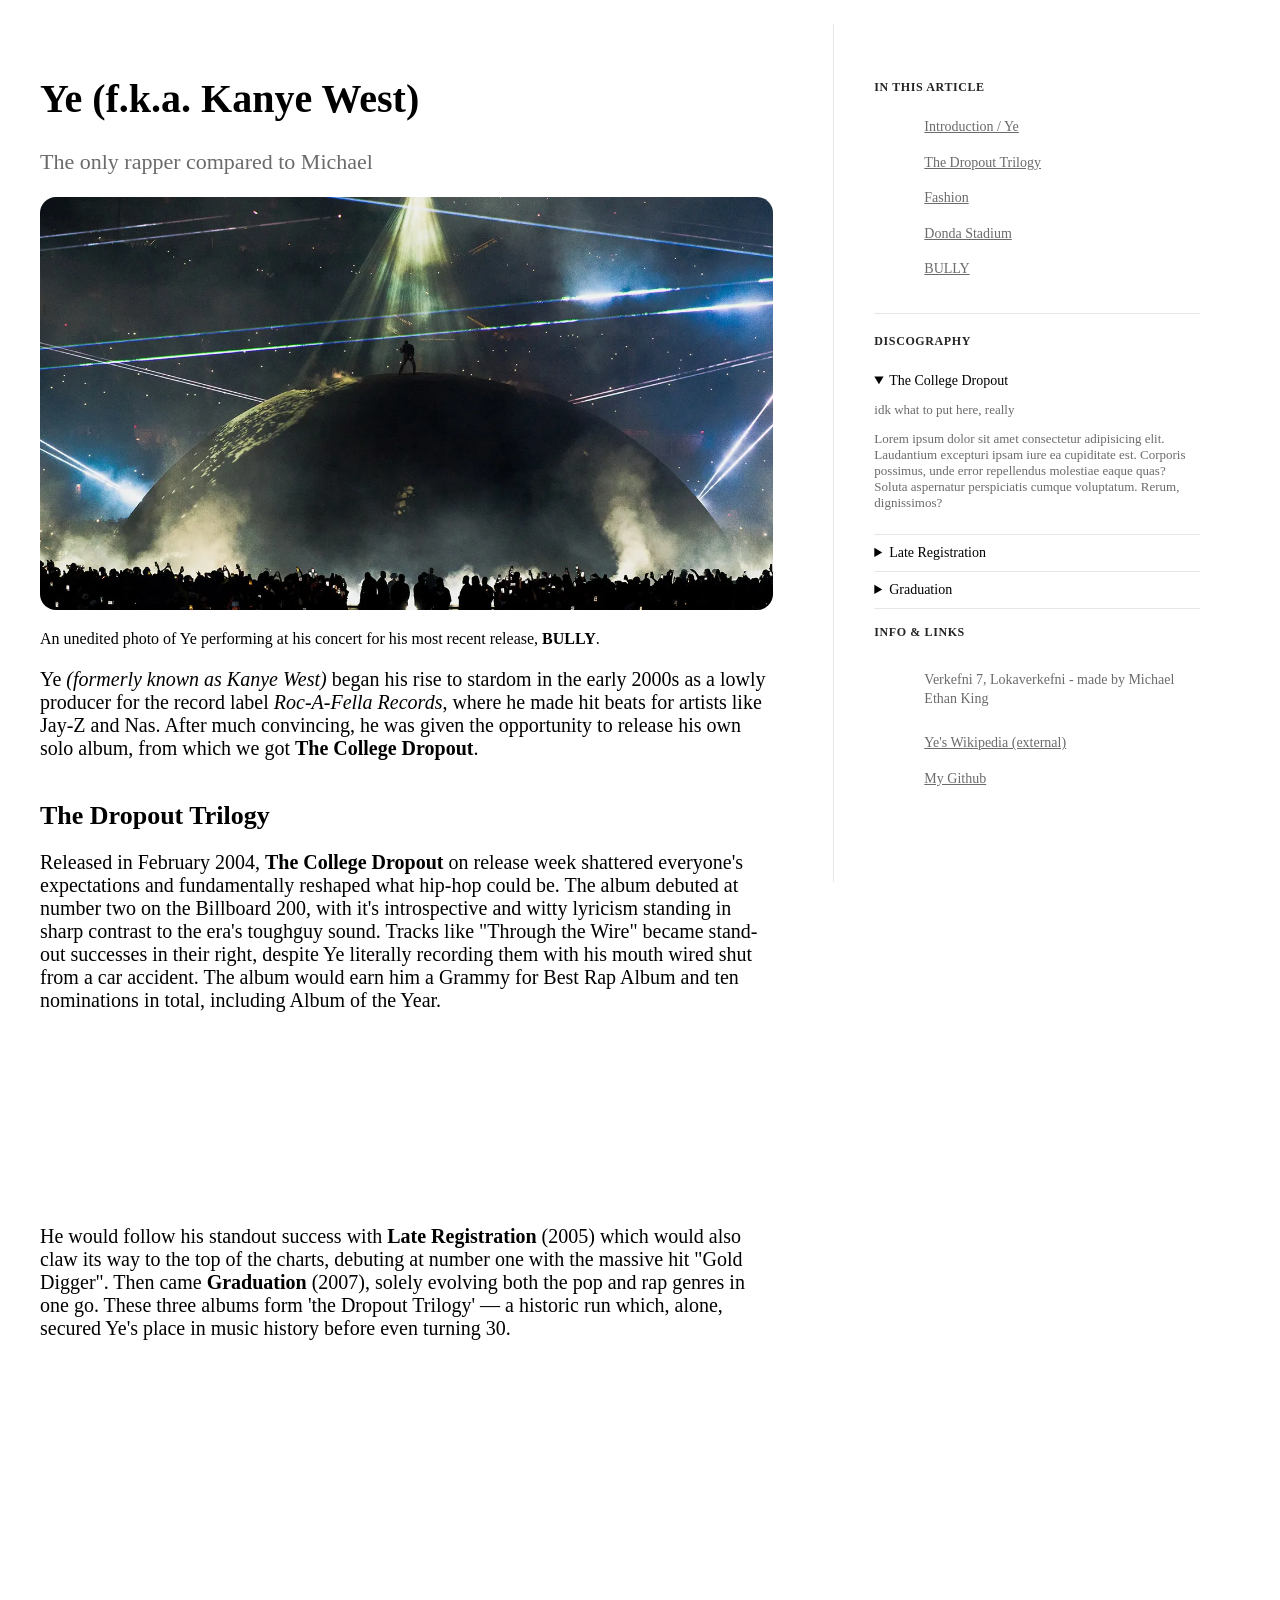
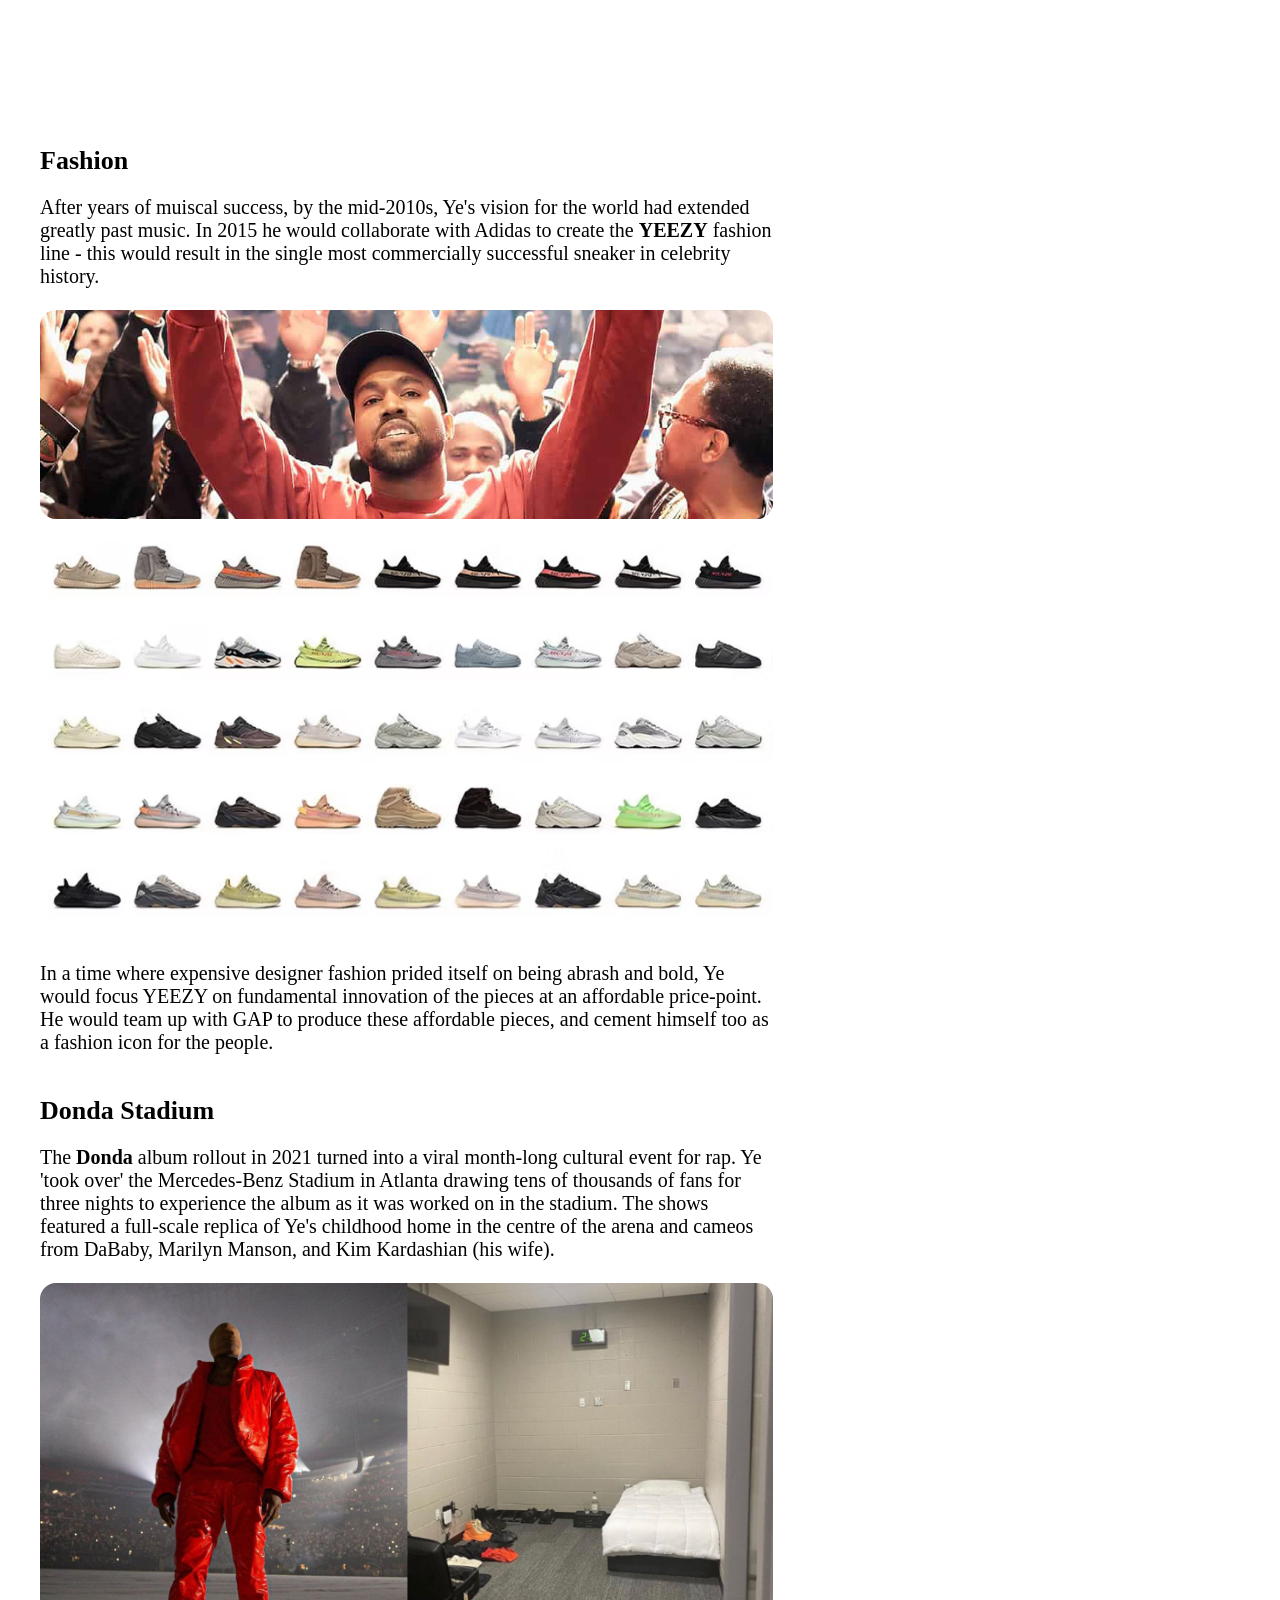
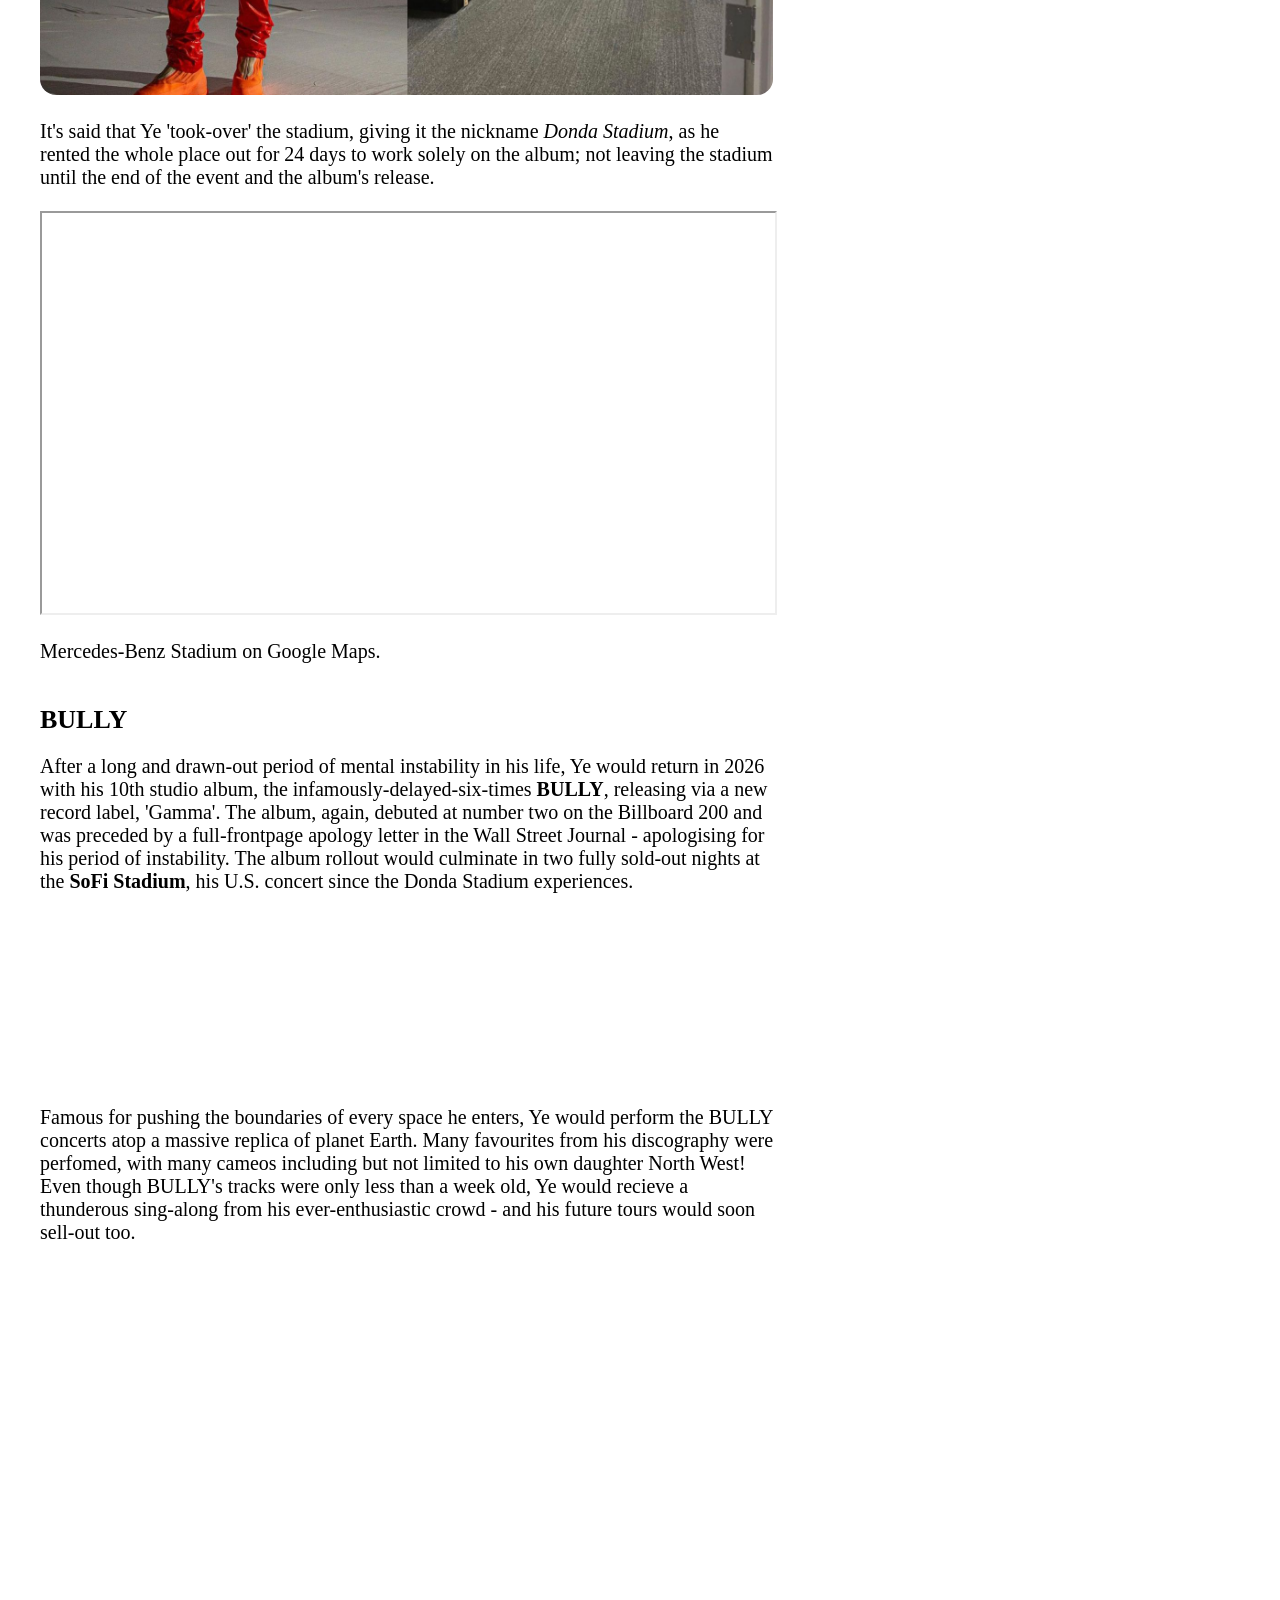
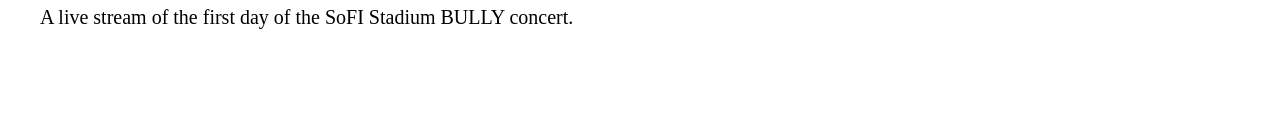
<file: index.html>
<!DOCTYPE html>
<html lang="en">
    <head>
        <meta charset="utf-8">
        <meta name="viewport" content="width=device-width, initial-scale=1.0">
        <title>Verkefni 7 - Michael King</title>
        <link rel="preconnect" href="https://fonts.googleapis.com">
        <link rel="preconnect" href="https://fonts.gstatic.com" crossorigin>
        <link href="https://fonts.googleapis.com/css2?family=Charter:ital,wght@0,400;0,700;1,400&family=Source+Sans+3:ital,wght@0,400;0,600;0,700;1,400&display=swap" rel="stylesheet">
        <link rel="stylesheet" href="styles.css">
    </head>
    <body>
        <div class="container">
            <div class="content">
                <main class="article">
                    <h1 id="maintitle">Ye (f.k.a. Kanye West)</h1>
                    <p class="subtitle">The only rapper compared to Michael</p>
                    <img src="IMG_8892-H-2026.jpg.webp" class="articlephoto">
                    <p>An unedited photo of Ye performing at his concert for his most recent release, <strong>BULLY</strong>.</p>
                    <div class="article-body">
                        <p>Ye <i>(formerly known as Kanye West)</i> began his rise to stardom in the early 2000s as a lowly producer for the record label <i>Roc-A-Fella Records</i>, where he made hit beats for artists like Jay-Z and Nas.  After much convincing, he was given the opportunity to release his own solo album, from which we got <strong>The College Dropout</strong>.</p>
                        <h2 id="chapter1">The Dropout Trilogy</h2>
                            <p>Released in February 2004, <strong>The College Dropout</strong> on release week shattered everyone's expectations and fundamentally reshaped what hip-hop could be. The album debuted at number two on the Billboard 200, with it's introspective and witty lyricism standing in sharp contrast to the era's toughguy sound.  Tracks like "Through the Wire" became stand-out successes in their right, despite Ye literally recording them with his mouth wired shut from a car accident. The album would earn him a Grammy for Best Rap Album and ten nominations in total, including Album of the Year.</p>
                                <iframe width="100%" height="166" scrolling="no" frameborder="no" allow="autoplay; encrypted-media" src="https://w.soundcloud.com/player/?url=https%3A//api.soundcloud.com/tracks/soundcloud%253Atracks%253A2037311664&color=%236c4444&auto_play=false&hide_related=true&show_comments=false&show_user=false&show_reposts=false&show_teaser=false"></iframe>
                            <p>He would follow his standout success with <strong>Late Registration</strong> (2005) which would also claw its way to the top of the charts, debuting at number one with the massive hit "Gold Digger". Then came <strong>Graduation</strong> (2007), solely evolving both the pop and rap genres in one go. These three albums form 'the Dropout Trilogy' — a historic run which, alone, secured Ye's place in music history before even turning 30.</p>
                                <iframe width="100%" height="166" scrolling="no" frameborder="no" allow="autoplay; encrypted-media" src="https://w.soundcloud.com/player/?url=https%3A//api.soundcloud.com/tracks/soundcloud%253Atracks%253A1497737965&color=%234c4c4c&auto_play=false&hide_related=true&show_comments=false&show_user=false&show_reposts=false&show_teaser=false"></iframe>                            
                                <iframe width="100%" height="166" scrolling="no" frameborder="no" allow="autoplay; encrypted-media" src="https://w.soundcloud.com/player/?url=https%3A//api.soundcloud.com/tracks/soundcloud%253Atracks%253A1166936446&color=%23995185&auto_play=false&hide_related=true&show_comments=false&show_user=false&show_reposts=false&show_teaser=false"></iframe>
                        <h2 id="chapter2">Fashion</h2>
                            <p>After years of muiscal success, by the mid-2010s, Ye's vision for the world had extended greatly past music. In 2015 he would collaborate with Adidas to create the <strong>YEEZY</strong> fashion line - this would result in the single most commercially successful sneaker in celebrity history.</p>
                                <img src="kwJIK.png" class="articlephoto">
                                <img src="yeezyshoes.png" class="articlephoto">
                            <p>In a time where expensive designer fashion prided itself on being abrash and bold, Ye would focus YEEZY on fundamental innovation of the pieces at an affordable price-point.  He would team up with GAP to produce these affordable pieces, and cement himself too as a fashion icon for the people.</p>
                        <h2 id="chapter3">Donda Stadium</h2>
                            <p>The <strong>Donda</strong> album rollout in 2021 turned into a viral month-long cultural event for rap.  Ye 'took over' the Mercedes-Benz Stadium in Atlanta drawing tens of thousands of fans for three nights to experience the album as it was worked on in the stadium.  The shows featured a full-scale replica of Ye's childhood home in the centre of the arena and cameos from DaBaby, Marilyn Manson, and Kim Kardashian (his wife).</p>
                                <img src="DONDA2.png" class="articlephoto">
                            <p>It's said that Ye 'took-over' the stadium, giving it the nickname <i>Donda Stadium</i>, as he rented the whole place out for 24 days to work solely on the album; not leaving the stadium until the end of the event and the album's release.</p>
                                <iframe src="https://www.google.com/maps/embed?pb=!1m18!1m12!1m3!1d693.4127270794706!2d-84.38721881141424!3d33.76152927882086!2m3!1f237.58501040943756!2f62.54631733727492!3f0!3m2!1i1024!2i768!4f35!3m3!1m2!1s0x88f5037c38c799e3%3A0x6541be00805df0ee!2sMercedes-Benz%20Stadium!5e1!3m2!1sen!2sis!4v1778460189835!5m2!1sen!2sis" width="100%" height="400" style="border:5;" allowfullscreen="" loading="lazy" referrerpolicy="no-referrer-when-downgrade"></iframe>
                            <p>Mercedes-Benz Stadium on Google Maps.</p>   
                        <h2 id="chapter4">BULLY</h2>
                        <p>After a long and drawn-out period of mental instability in his life, Ye would return in 2026 with his 10th studio album, the infamously-delayed-six-times <strong>BULLY</strong>, releasing via a new record label, 'Gamma'.  The album, again, debuted at number two on the Billboard 200 and was preceded by a full-frontpage apology letter in the Wall Street Journal - apologising for his period of instability.  The album rollout would culminate in two fully sold-out nights at the <strong>SoFi Stadium</strong>, his U.S. concert since the Donda Stadium experiences.</p>
                            <iframe width="100%" height="166" scrolling="no" frameborder="no" allow="autoplay; encrypted-media" src="https://w.soundcloud.com/player/?url=https%3A//api.soundcloud.com/tracks/soundcloud%253Atracks%253A2293850714&color=%234c4c4c&auto_play=false&hide_related=true&show_comments=false&show_user=false&show_reposts=false&show_teaser=false"></iframe>
                        <p>Famous for pushing the boundaries of every space he enters, Ye would perform the BULLY concerts atop a massive replica of planet Earth.  Many favourites from his discography were perfomed, with many cameos including but not limited to his own daughter North West!  Even though BULLY's tracks were only less than a week old, Ye would recieve a thunderous sing-along from his ever-enthusiastic crowd - and his future tours would soon sell-out too.</p>
                            <iframe width="100%" height="315" src="https://www.youtube.com/embed/gbljq8h54Nk?si=fiR47lgGUjmkM102&amp;start=4588" title="YouTube video player" frameborder="0" allow="accelerometer; autoplay; clipboard-write; encrypted-media; gyroscope; picture-in-picture; web-share" referrerpolicy="strict-origin-when-cross-origin" allowfullscreen></iframe>
                        <p>A live stream of the first day of the SoFI Stadium BULLY concert.</p>
                    </div>
                </main>

                <aside class="sidebar">
                    <h4>In this article</h4>
                    <ul class="chapter-list">
                        <li><a href="#">Introduction / Ye</a></li>
                        <li><a href="#chapter1">The Dropout Trilogy</a></li>
                        <li><a href="#chapter2">Fashion</a></li>
                        <li><a href="#chapter3">Donda Stadium</a></li>
                        <li><a href="#chapter4">BULLY</a></li>
                    </ul>
                    <!---->
                    <hr>
                    <h4>Discography</h4>
                    <details open>
                        <summary>The College Dropout</summary>
                            <p>idk what to put here, really</p>
                            <p>Lorem ipsum dolor sit amet consectetur adipisicing elit. Laudantium excepturi ipsam iure ea cupiditate est. Corporis possimus, unde error repellendus molestiae eaque quas? Soluta aspernatur perspiciatis cumque voluptatum. Rerum, dignissimos?</p>
                    </details>
                    <details>
                        <summary>Late Registration</summary>
                            <p>idk what to put here, really</p>
                            <p>Lorem ipsum dolor sit amet consectetur adipisicing elit. Incidunt iure soluta, quam veniam rerum harum inventore iste molestiae sunt a doloremque similique quisquam quasi in ipsum possimus hic maiores. Pariatur.</p>
                    </details>
                    <details>
                        <summary>Graduation</summary>
                            <p>idk what to put here, really</p>
                            <p>Lorem ipsum dolor sit amet consectetur adipisicing elit. Voluptas, iure unde. Eum, aut deleniti! Numquam ut itaque pariatur consequuntur obcaecati dignissimos molestias accusantium sapiente, illum architecto rerum aliquam expedita dicta!</p>
                    </details>
                    <!---->
                    <h4>Info & links</h4>
                    <ul class="chapter-list">
                        <li><p>Verkefni 7, Lokaverkefni - made by Michael Ethan King</p></li>
                        <li><a href="https://en.wikipedia.org/wiki/Kanye_West">Ye's Wikipedia (external)</a></li>
                        <li><a href="https://github.com/mkingster/vefrepo">My Github</a></li>
                    </ul>
                </aside>
            </div>
        </div>
    </body>
</html>
</file>
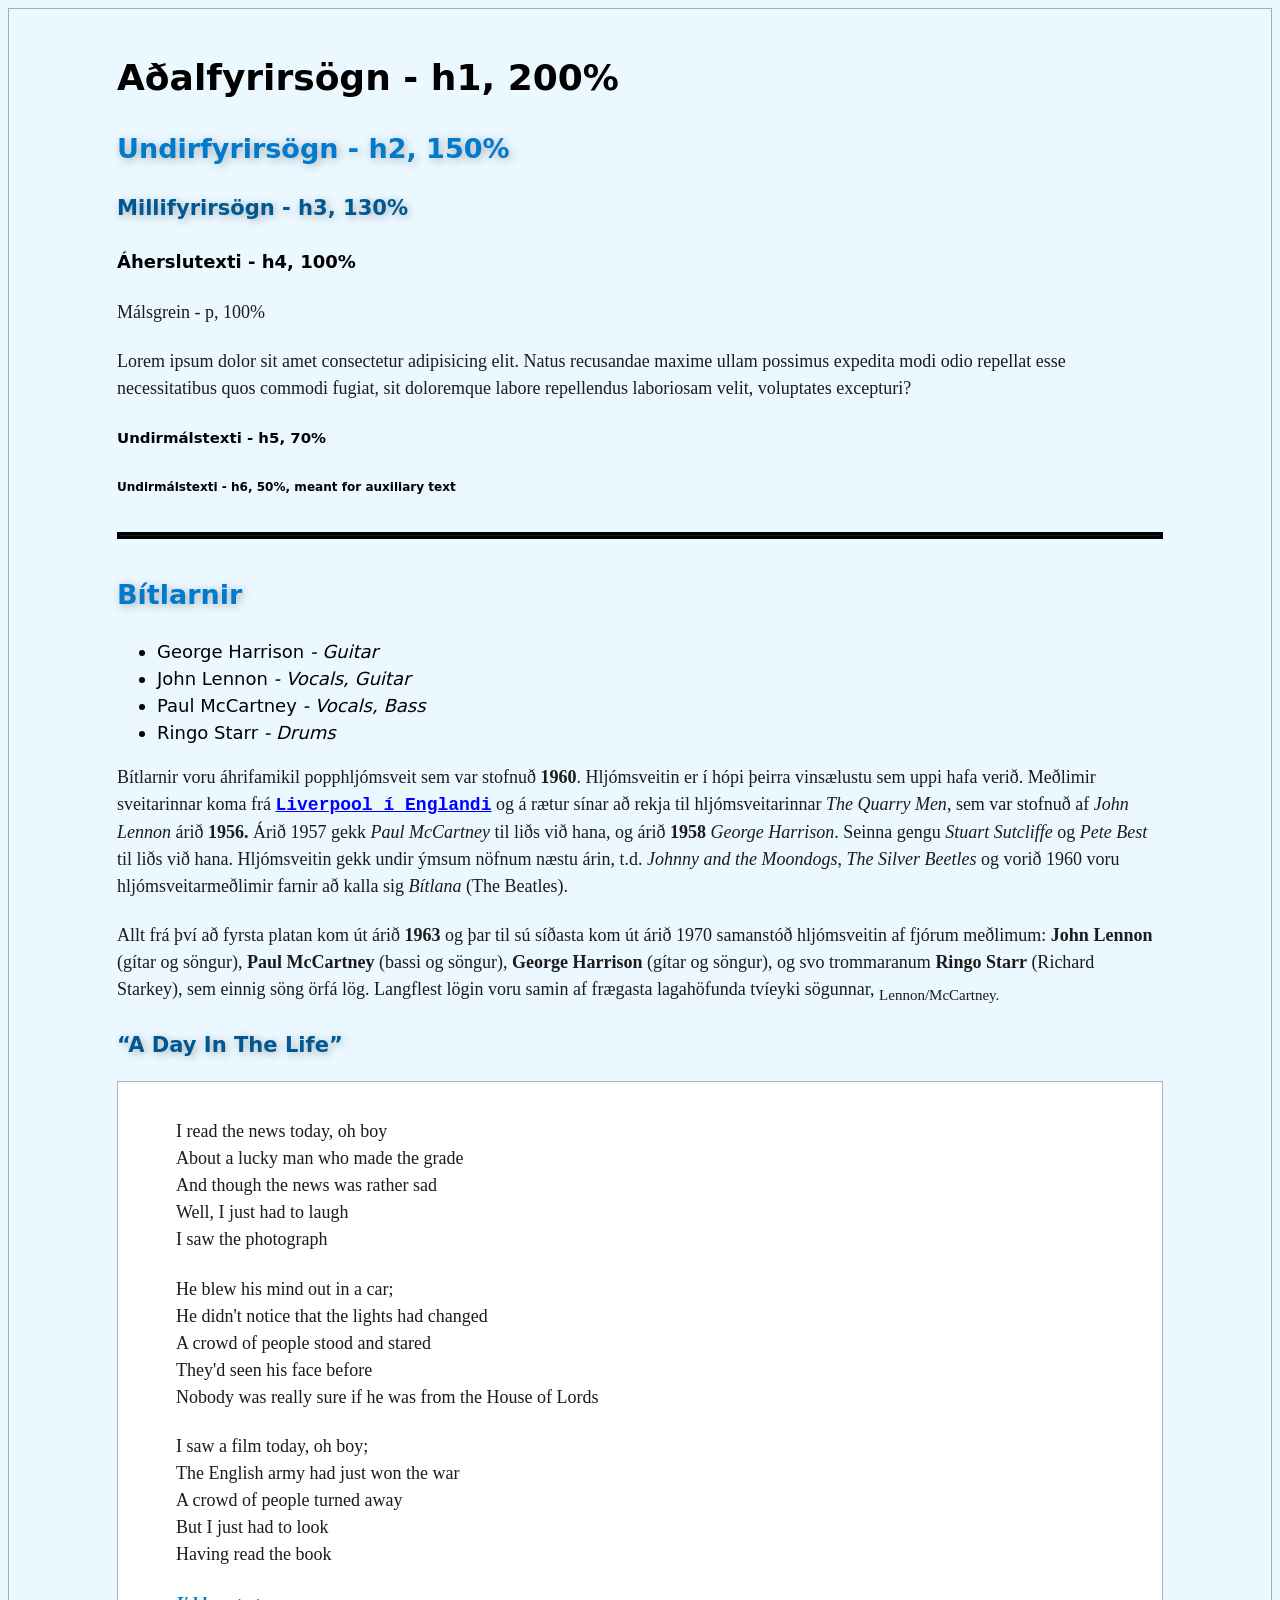
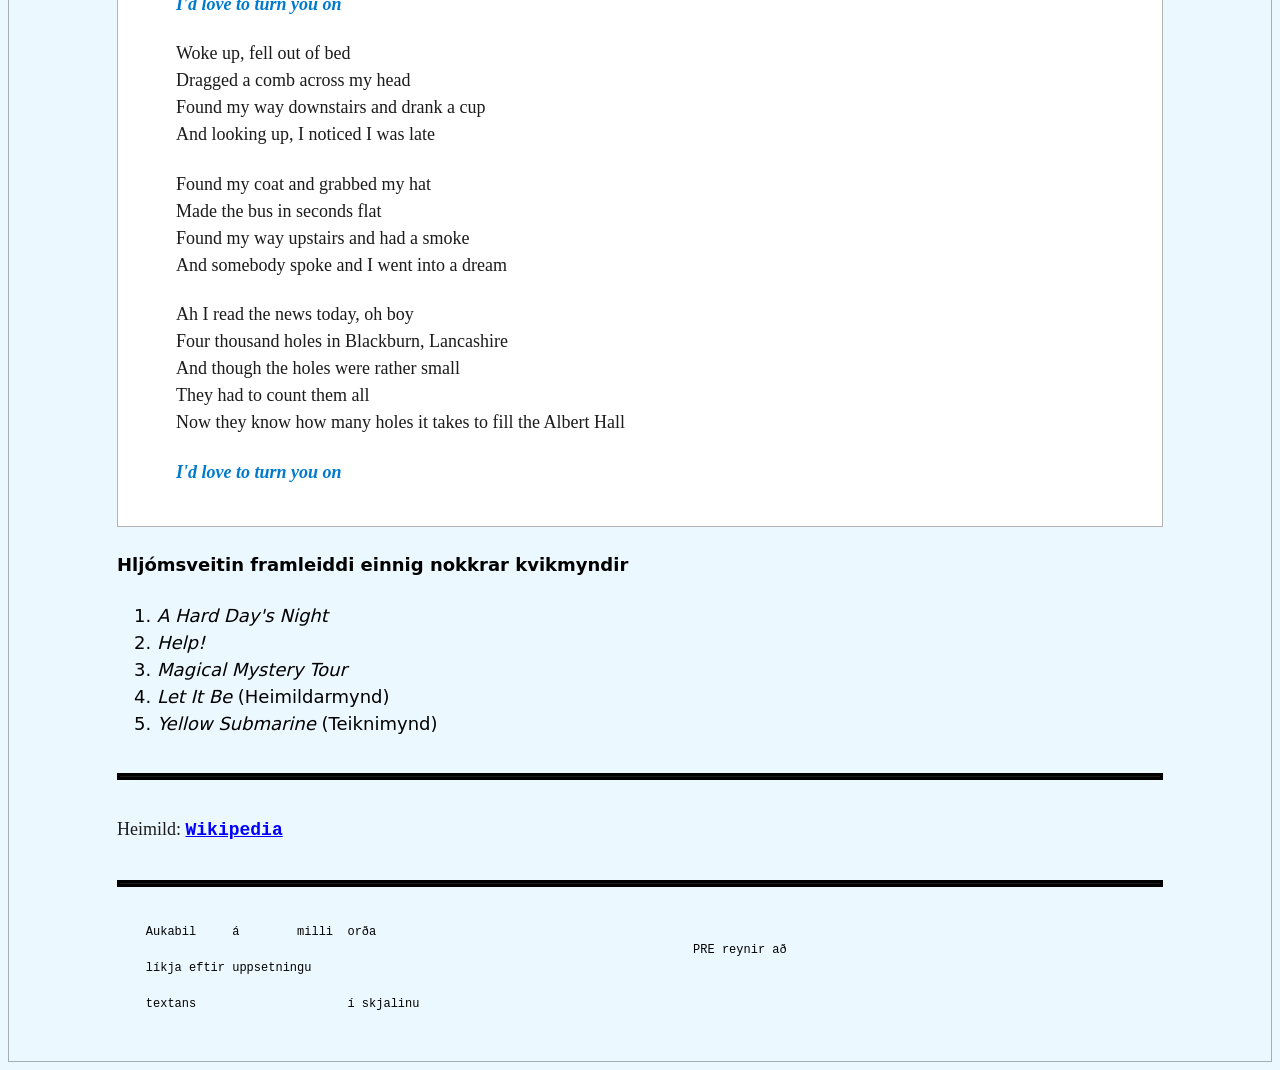
<file: verkefni-1/index.html>
<!DOCTYPE html>
<html lang="en">
<head>
    <meta charset="UTF-8">
    <meta name="viewport" content="width=device-width, initial-scale=0.5">
    <link rel="stylesheet" type="text/css" href="styles.css">
    <title>verkefni 1 page</title>
</head>
<body>
    <h1>Aðalfyrirsögn - h1, 200%</h1>
    <h2>Undirfyrirsögn - h2, 150%</h2>
    <h3>Millifyrirsögn - h3, 130%</h3>
    <h4>Áherslutexti - h4, 100%</h4>
    <p>Málsgrein - p, 100%</p>

    <p>Lorem ipsum dolor sit amet consectetur adipisicing elit. Natus recusandae maxime ullam possimus expedita modi odio repellat esse necessitatibus quos commodi fugiat, sit doloremque labore repellendus laboriosam velit, voluptates excepturi?</p>

    <h5>Undirmálstexti - h5, 70%</h5>
    <h6>Undirmálstexti - h6, 50%, meant for auxiliary text</h6>
    
    <hr>

    <article>
        <h2>Bítlarnir</h2>
        <ul> <!--unordered list-->
            <li>George Harrison <em>- Guitar</em></li> <!--list item, emphasis-->
            <li>John Lennon <em>- Vocals, Guitar</em></li>
            <li>Paul McCartney <em>- Vocals, Bass</em></li>
            <li>Ringo Starr <em>- Drums</em></li>
        </ul>
        <p> <!--'p' allows multi-line code blocks without creating a linebreak in paragraph-->
            Bítlarnir voru áhrifamikil popphljómsveit sem var stofnuð <strong>1960</strong>. 
            Hljómsveitin er í hópi þeirra vinsælustu sem uppi hafa verið. Meðlimir sveitarinnar 
            koma frá <a href="https://en.wikipedia.org/wiki/Liverpool">Liverpool í Englandi</a> og á rætur sínar að rekja til hljómsveitarinnar 
            <em>The Quarry Men</em>, sem var stofnuð af <em>John Lennon</em> árið <strong>1956.</strong>

            Árið 1957 gekk <em>Paul McCartney</em> til liðs við hana, og árið <strong>1958</strong> <em>George Harrison</em>. 
            Seinna gengu <em>Stuart Sutcliffe</em> og <em>Pete Best</em> til liðs við hana. Hljómsveitin gekk 
            undir ýmsum nöfnum næstu árin, t.d. <em>Johnny and the Moondogs</em>, 
            <em>The Silver Beetles</em> og vorið 1960 voru hljómsveitarmeðlimir farnir að 
            kalla sig <em>Bítlana</em> (The Beatles).
        </p>
        <p>
            Allt frá því að fyrsta platan kom út árið <strong>1963</strong> og þar til sú síðasta kom út árið 1970 
            samanstóð hljómsveitin af fjórum meðlimum: <strong>John Lennon</strong> (gítar og söngur), 
            <strong>Paul McCartney</strong> (bassi og söngur), <strong>George Harrison</strong> 
            (gítar og söngur), og svo trommaranum <strong>Ringo Starr</strong> (Richard Starkey), 
            sem einnig söng örfá lög. Langflest lögin voru samin af frægasta lagahöfunda tvíeyki 
            sögunnar, <sub>Lennon/McCartney.</sub>
        </p>

        <h3><q>A Day In The Life</q></h3>
        <section class="song">
        <blockquote> <!--printed indent-->
            <p>
                I read the news today, oh boy<br>
                About a lucky man who made the grade<br>
                And though the news was rather sad<br>
                Well, I just had to laugh<br>
                I saw the photograph
            </p>
            <p>
                He blew his mind out in a car;<br>
                He didn't notice that the lights had changed<br>
                A crowd of people stood and stared<br>
                They'd seen his face before<br>
                Nobody was really sure if he was from the House of Lords
            </p>
            <p>
                I saw a film today, oh boy;<br>
                The English army had just won the war<br>
                A crowd of people turned away<br>
                But I just had to look<br>
                Having read the book
            </p>
            <p><em><strong>I'd love to turn you on</strong></em></p>
            <p>
                Woke up, fell out of bed<br>
                Dragged a comb across my head<br>
                Found my way downstairs and drank a cup<br>
                And looking up, I noticed I was late
            </p>
            <p>
                Found my coat and grabbed my hat<br>
                Made the bus in seconds flat<br>
                Found my way upstairs and had a smoke<br>
                And somebody spoke and I went into a dream
            </p>
            <p>
                Ah I read the news today, oh boy<br>
                Four thousand holes in Blackburn, Lancashire<br>
                And though the holes were rather small<br>
                They had to count them all<br>
                Now they know how many holes it takes to fill the Albert Hall
            </p>
            <p><em><strong>I'd love to turn you on</strong></em></p>
        </blockquote>
        </section>

        <h4>Hljómsveitin framleiddi einnig nokkrar kvikmyndir</h4>
        <ol>
            <li><em>A Hard Day's Night</em></li>
            <li><em>Help!</em></li>
            <li><em>Magical Mystery Tour</em></li>
            <li><em>Let It Be</em> (Heimildarmynd)</li>
            <li><em>Yellow Submarine</em> (Teiknimynd)</li>
        </ol>

        <hr> 

        <footer>
            <p>Heimild: <a href="https://is.wikipedia.org/wiki/Bítlarnir">Wikipedia</a></p>
        </footer>
    </article>

    <hr>

    <pre>
    Aukabil  	á 	 milli 	orða
										PRE reynir að 
    líkja eftir uppsetningu 

    textans			í skjalinu
    </pre>
</body>
</html>
</file>
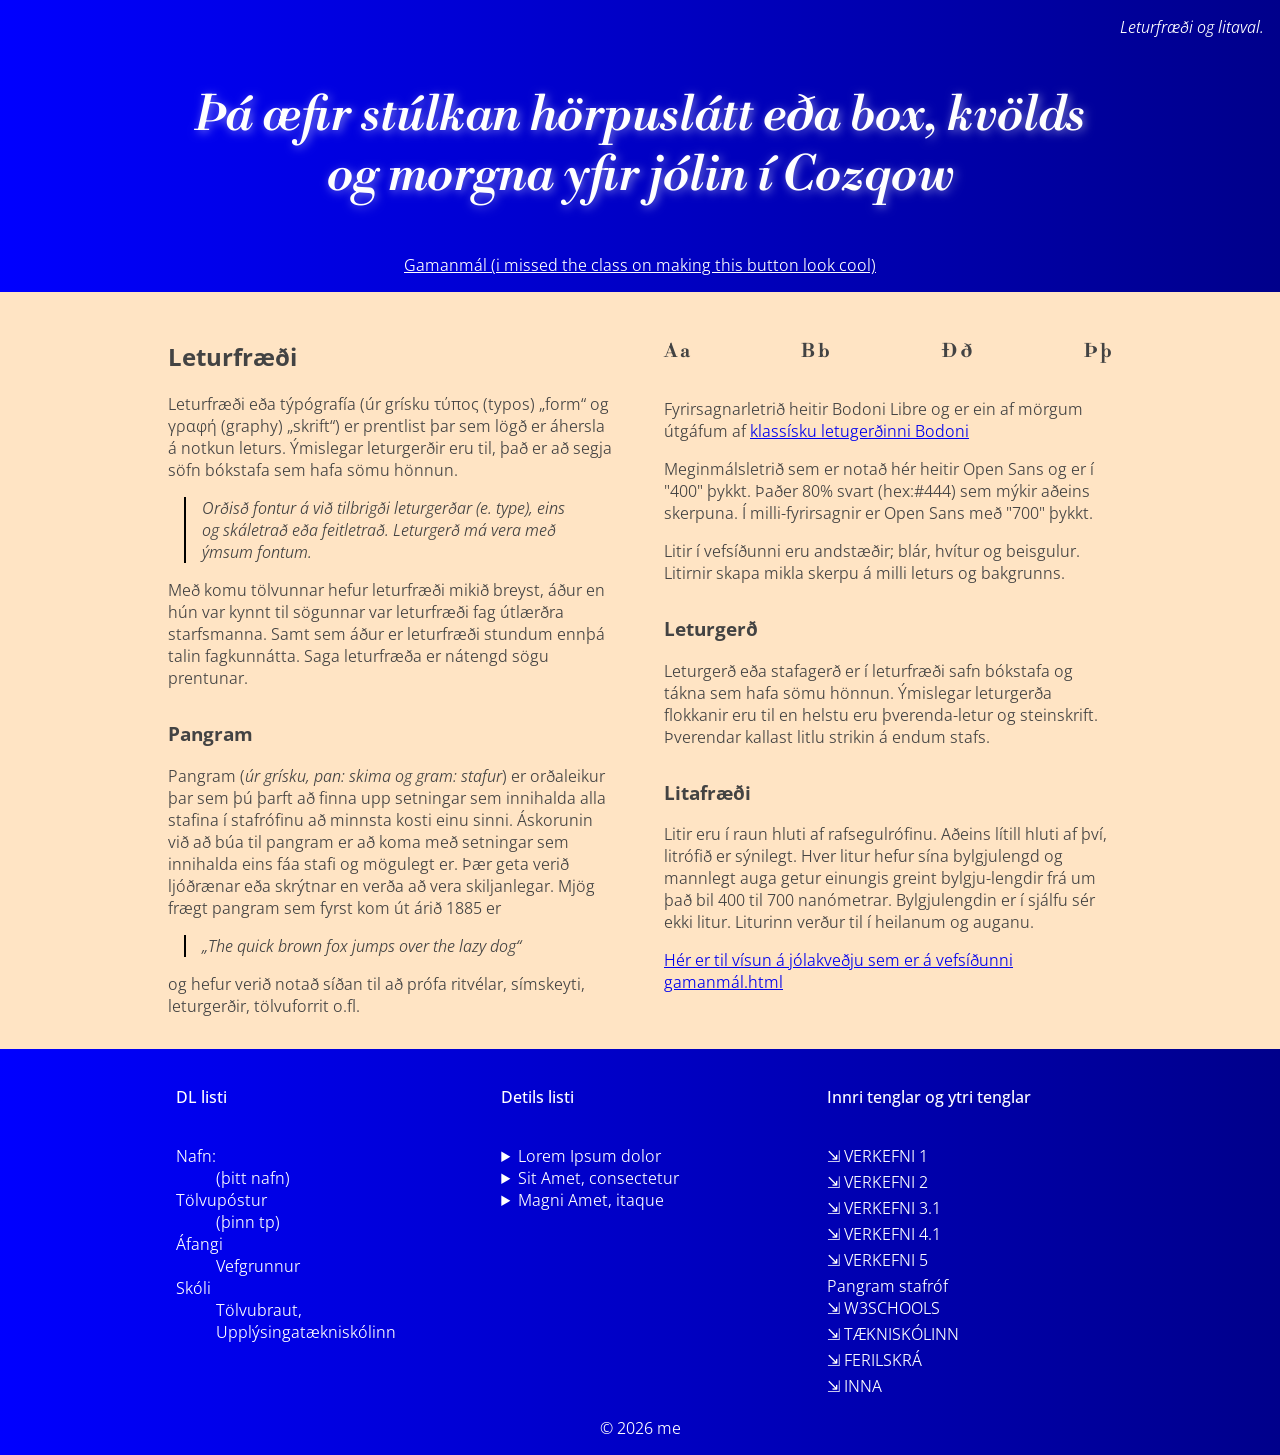
<file: verkefni-5-nemendur/index.html>
<!DOCTYPE html>
<html lang="is">
  <head>
    <meta name="viewport" content="width=device-width, initial-scale=1.0">
    <meta charset="utf-8"> 
    <title>Verkefni 5 Leturfræði og litaval</title>
	<!--hér sækjum við leturgerðir af fonts.gooogle.com-->    
	<link rel="preconnect" href="https://fonts.googleapis.com">
	<link rel="preconnect" href="https://fonts.gstatic.com" crossorigin>
	<link href="https://fonts.googleapis.com/css2?family=Alegreya:ital,wght@0,400..900;1,400..900&family=Libre+Bodoni:ital,wght@0,400..700;1,400..700&family=Open+Sans:ital,wght@0,300..800;1,300..800&display=swap" rel="stylesheet">
	<link rel="stylesheet" href="styles.css">
  </head>
  <body>
    <p class="verkefni">Leturfræði og litaval.</p>
    <header class="container">
        <h1>Þá æfir stúlkan hörpuslátt eða box, kvölds og morgna yfir jólin í Cozqow</h1>
        <p><a href="gamanmal.html" class="header-button">Gamanmál (i missed the class on making this button look cool)</a></p>
    </header>
    <div class="main-bg"> 
    	<main class="container col-2">
			<article>
				<h2>Leturfræði</h2>
				<p>Leturfræði eða týpógrafía (úr grísku τύπος (typos) „form“ og γραφή (graphy) „skrift“) er prentlist þar sem lögð er áhersla á notkun leturs. Ýmislegar leturgerðir eru til, það er að segja söfn bókstafa sem hafa sömu hönnun. </p>
				<blockquote>Orðisð fontur á við tilbrigði leturgerðar <em>(e. type)</em>, eins og skáletrað eða feitletrað. Leturgerð má vera með ýmsum fontum.</blockquote>
				<p>Með komu tölvunnar hefur leturfræði mikið breyst, áður en hún var kynnt til sögunnar var leturfræði fag útlærðra starfsmanna. Samt sem áður er leturfræði stundum ennþá talin fagkunnátta. Saga leturfræða er nátengd sögu prentunar.
				</p>
				<h3>Pangram</h3>
				<p>Pangram (<em>úr grísku, pan: skima og gram: stafur</em>) er orðaleikur þar sem þú þarft að finna upp setningar sem innihalda alla stafina í stafrófinu að minnsta kosti einu sinni. Áskorunin við að búa til  pangram er að koma með setningar sem innihalda eins fáa stafi og mögulegt er. Þær geta verið ljóðrænar eða skrýtnar en verða að vera skiljanlegar. Mjög frægt pangram sem fyrst kom út árið 1885 er 
				<blockquote>„The quick brown fox jumps over the lazy dog“</blockquote> og hefur verið notað síðan til að prófa ritvélar, símskeyti, leturgerðir, tölvuforrit o.fl.</p>
			</article>
			<article>
				<section class="bodoni">
					<h1>A a</h1>
					<h1>B b</h1>
					<h1>Ð ð</h1>
					<h1>Þ þ</h1>
				</section>
				<p>Fyrirsagnarletrið heitir Bodoni Libre og er ein af mörgum útgáfum af <a href="https://en.wikipedia.org/wiki/Bodoni"> klassísku letugerðinni Bodoni</a> </li>
				</p><p>Meginmálsletrið sem er notað hér heitir Open Sans og er í "400" þykkt. Þaðer 80% svart (hex:#444) sem mýkir aðeins skerpuna. Í milli-fyrirsagnir er Open Sans með "700" þykkt.
				</p><p>Litir í vefsíðunni eru andstæðir; blár, hvítur og beisgulur. Litirnir skapa mikla skerpu á milli leturs og bakgrunns. </p>
				<h3>Leturgerð</h3>
				<p>Leturgerð eða stafagerð er í leturfræði safn bókstafa og tákna sem hafa sömu hönnun. Ýmislegar leturgerða<wbr>flokkanir eru til en helstu eru þverenda-<wbr>letur og steinskrift. <br>Þverendar kallast litlu strikin á endum stafs.</p> 
				<h3>Litafræði</h3>
				<p>Litir eru í raun hluti af rafsegulrófinu. Aðeins lítill hluti af því, litrófið er sýnilegt. Hver litur hefur sína bylgjulengd og mannlegt auga getur einungis greint bylgju-<wbr>lengdir frá um það bil 400 til 700 nanómetrar. Bylgjulengdin er í sjálfu sér ekki litur. Liturinn verður til í heilanum og auganu.
				</p>       <!-- Ath! ID # er stafnæmt -->
				<p><a href="gamanmal.html#Jólakveðja">Hér er til vísun á jólakveðju sem er á vefsíðunni gamanmál.html</a></p>
			</article>
    	</main>
    </div> <!--bakgrunnur endar hér-->
    <footer class="container col-3">
      <nav>
        <h4>DL listi </h4>
        <dl><!--Description list, nafn tölvupóstur, áfangi og skóli-->
			<dt>Nafn:</dt>
				<dd>(þitt nafn)</dd>
			<dt>Tölvupóstur</dt>
				<dd>(þinn tp)</dd>
			<dt>Áfangi</dt>
				<dd>Vefgrunnur</dd>
			<dt>Skóli</dt>
				<dd>Tölvubraut, Upplýsingatækniskólinn</dd>
        </dl>
      </nav>
      <nav>
			<h4>Detils listi</h4>
			<details name="listi">
				<summary>Lorem Ipsum dolor</summary>
				<h4>The details of Lorem Ipsum</h4>
				<p>Lorem ipsum dolor sit amet, consectetur adipisicing elit. Magni amet, itaque praesentium obcaecati nesciunt, aspernatur reiciendis voluptatibus asperiores fugit?</p>
			</details>
			<details name="listi"> <!--hægt að bæta við eigindinu (atribute) "open" í listan-->
				<summary>Sit Amet, consectetur</summary>
				<h4>The details of Sit Amet</h4>
				<p>Sit amet, consectetur adipisicing elit. aspernatur reiciendis voluptatibus asperiores fugit, repudiandae a ipsa dolorum modi! Et a eligendi error culpa aut?</p>
			</details>
			<details name="listi">
				<summary>Magni Amet, itaque</summary>
				<h4>The details of Magni Amet</h4>
				<p>Magni amet, itaque praesentium obcaecati nesciunt, Lorem ipsum dolor sit amet, consectetur adipisicing elit. aspernatur reiciendis voluptatibus asperiores fugit, repudiandae a ipsa dolorum modi! Et a eligendi error culpa aut?</p>
			</details>
      </nav>
      <nav>
		<h4>Innri tenglar og ytri tenglar</em></h4>
		<ul>
			<li><a href="../verkefni-1/">Verkefni 1</a></li>
			<li><a href="../verkefni-2/">Verkefni 2</a></li>
			<li><a href="../verkefni-3/v3.1/index.html">Verkefni 3.1</a></li>
			<li><a href="../verkefni-4/v4.1/index.html">Verkefni 4.1</a></li>
			<li><a href="../verkefni-5-nemendur/index.html">Verkefni 5</a></li>
		</ul>
        <ul>
			<li><href="https://pangram.me/">Pangram stafróf</a></li>
			<li><a href="https://www.w3schools.com/">W3schools</a></li>
			<li><a href="https://www.tskoli.is">Tækniskólinn</a></li>
			<li><a href="#">Ferilskrá</a></li>
			<li><a href="https://www.inna.is">INNA</a></li>
        </ul>
      </nav>
      </footer>
    <p class="center">&copy; 2026 me <!--nafnið þitt hér--></p>
  </body>
</html>
</file>
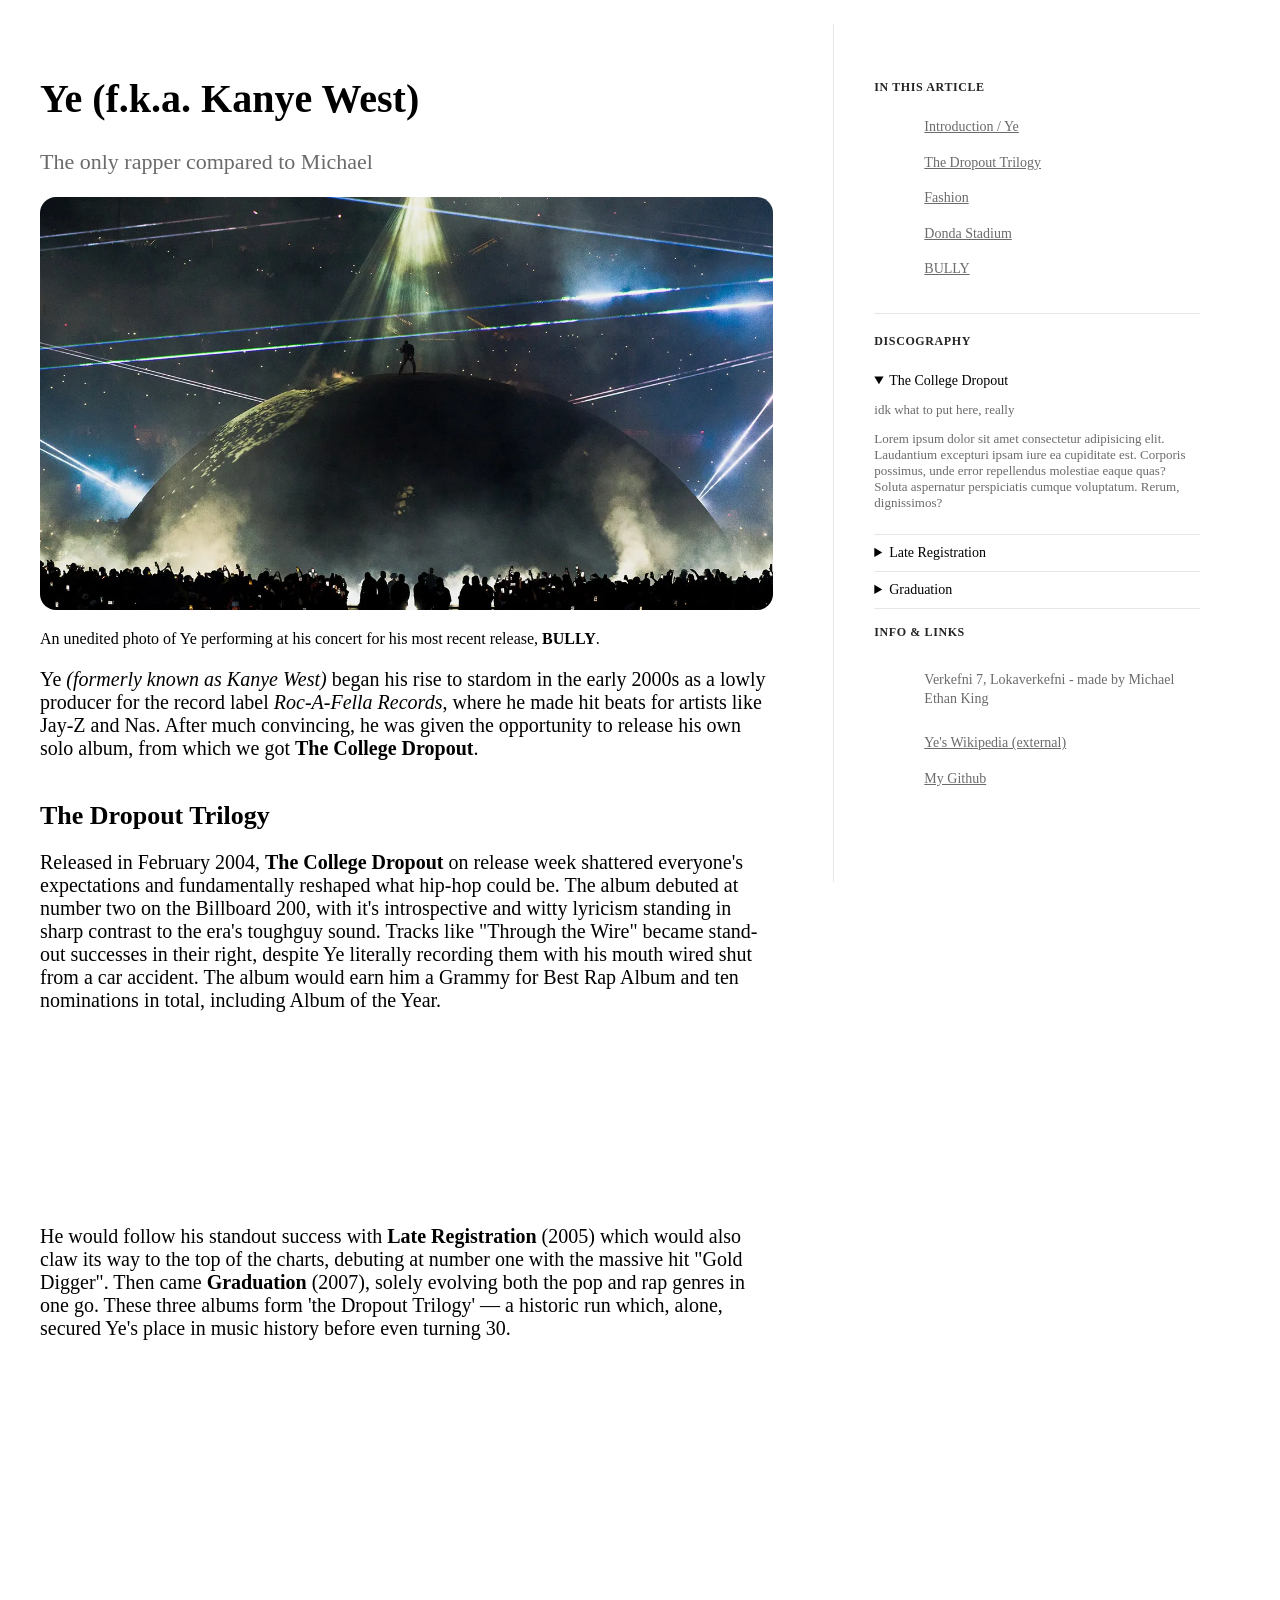
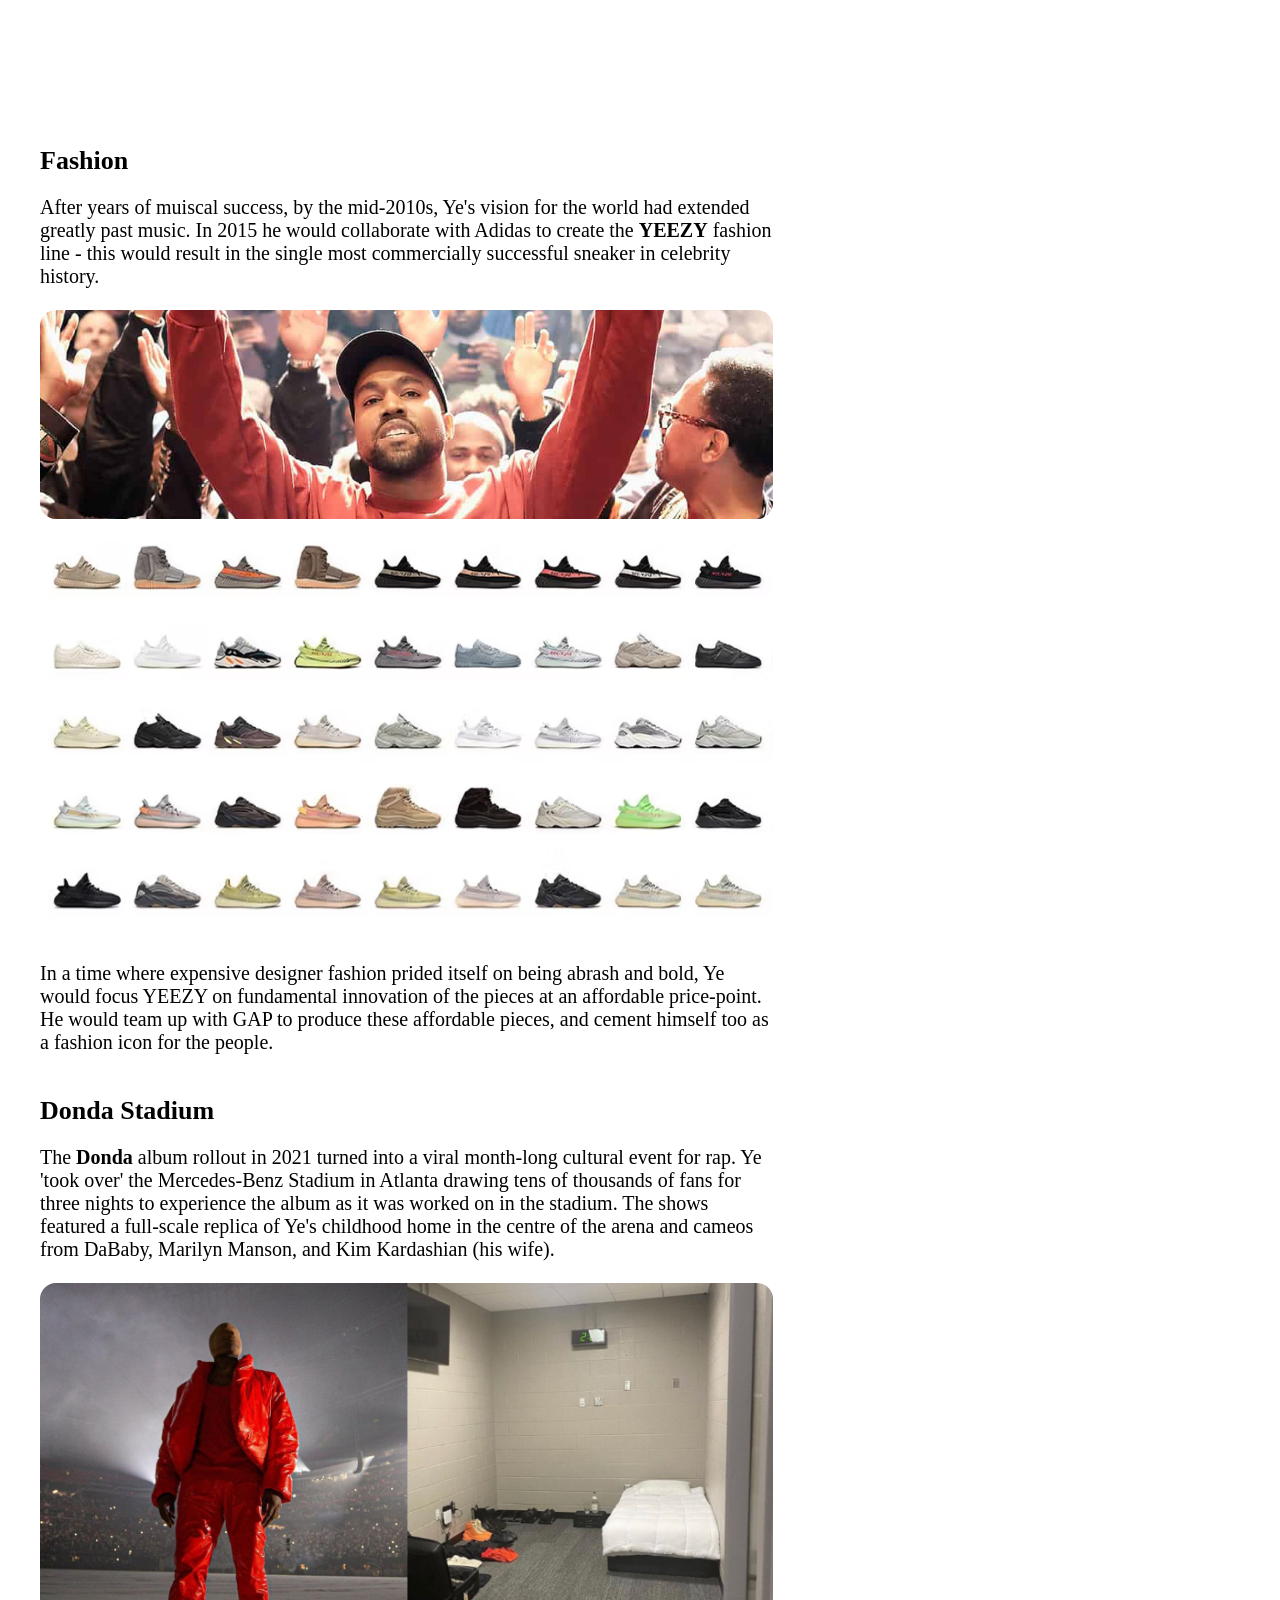
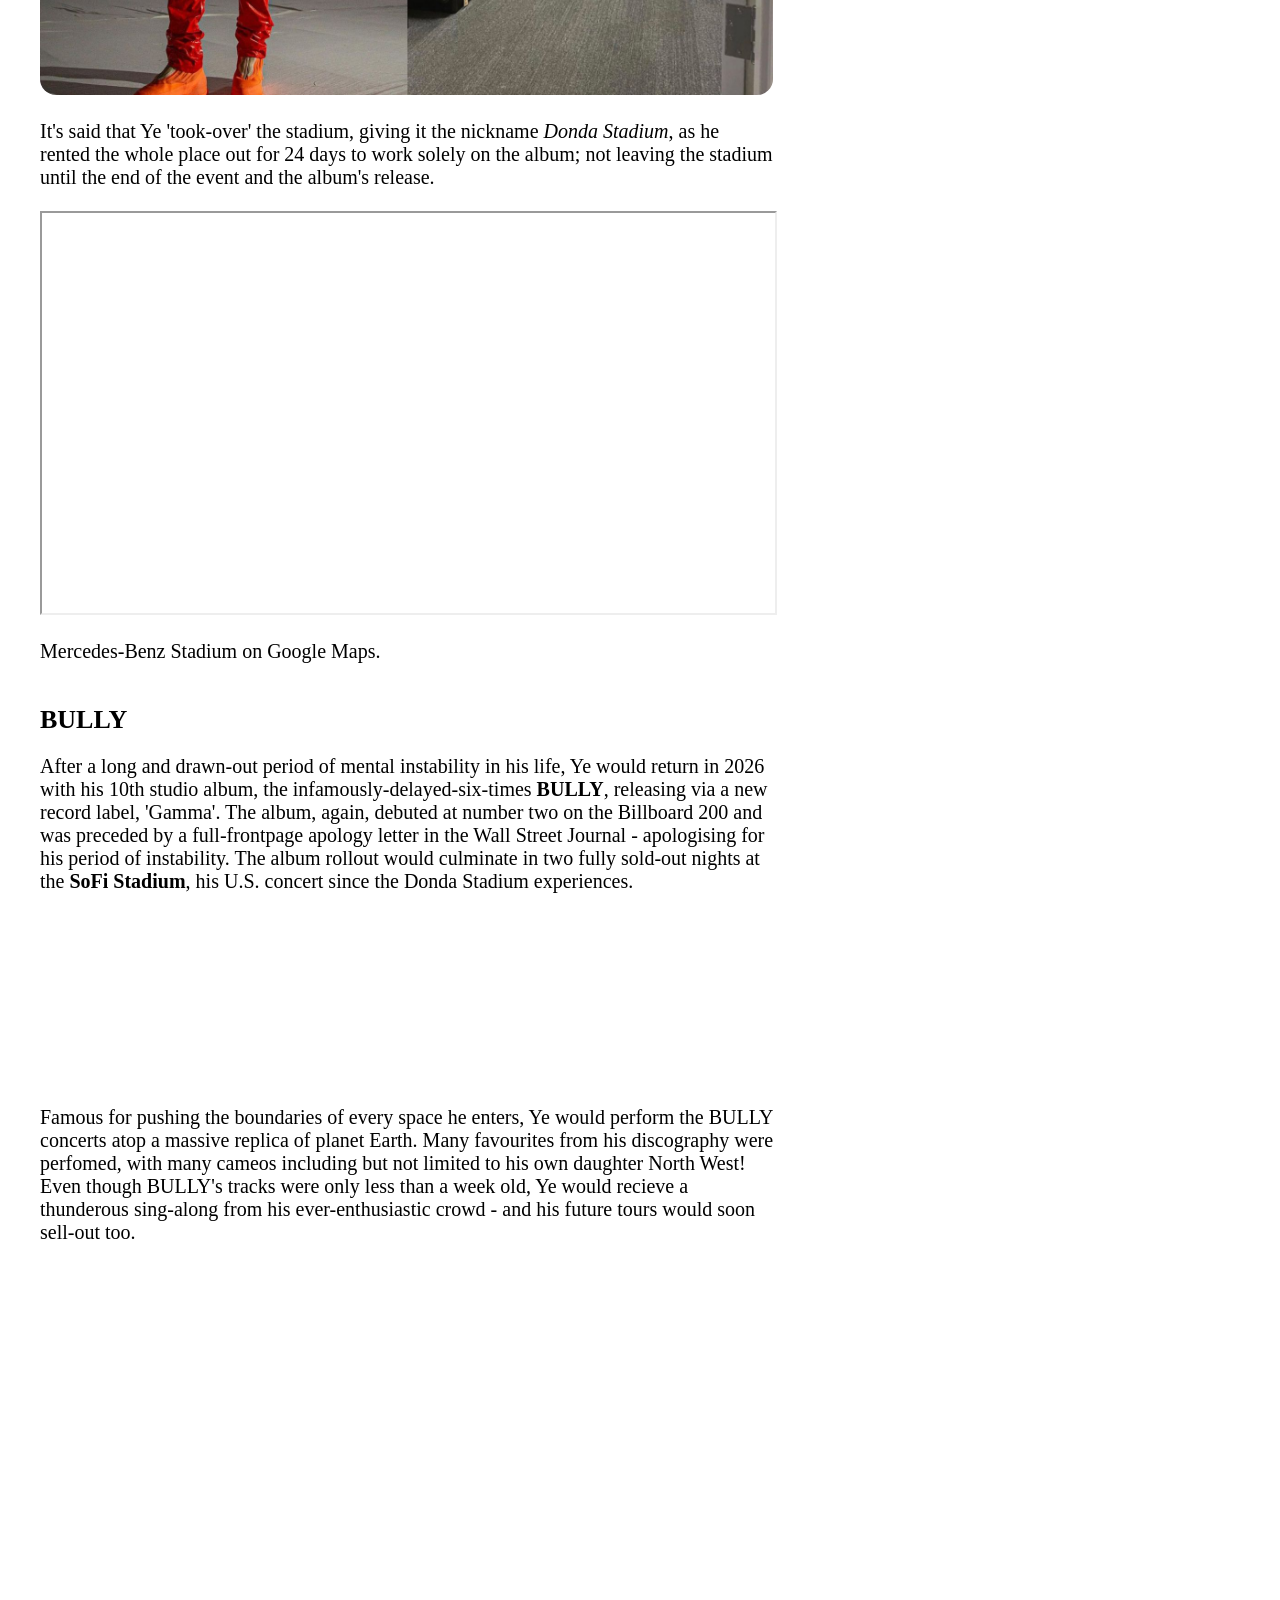
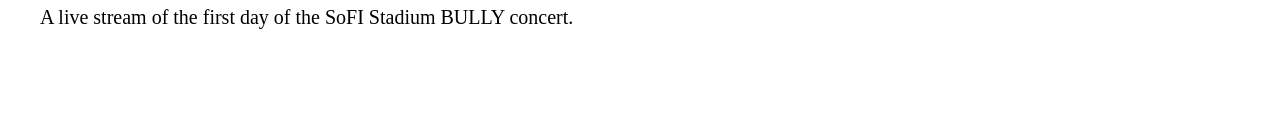
<file: verkefni-7/index.html>
<!DOCTYPE html>
<html lang="en">
    <head>
        <meta charset="utf-8">
        <meta name="viewport" content="width=device-width, initial-scale=1.0">
        <title>Verkefni 7 - Michael King</title>
        <link rel="preconnect" href="https://fonts.googleapis.com">
        <link rel="preconnect" href="https://fonts.gstatic.com" crossorigin>
        <link href="https://fonts.googleapis.com/css2?family=Charter:ital,wght@0,400;0,700;1,400&family=Source+Sans+3:ital,wght@0,400;0,600;0,700;1,400&display=swap" rel="stylesheet">
        <link rel="stylesheet" href="styles.css">
    </head>
    <body>
        <div class="container">
            <div class="content">
                <main class="article">
                    <h1 id="maintitle">Ye (f.k.a. Kanye West)</h1>
                    <p class="subtitle">The only rapper compared to Michael</p>
                    <img src="IMG_8892-H-2026.jpg.webp" class="articlephoto">
                    <p>An unedited photo of Ye performing at his concert for his most recent release, <strong>BULLY</strong>.</p>
                    <div class="article-body">
                        <p>Ye <i>(formerly known as Kanye West)</i> began his rise to stardom in the early 2000s as a lowly producer for the record label <i>Roc-A-Fella Records</i>, where he made hit beats for artists like Jay-Z and Nas.  After much convincing, he was given the opportunity to release his own solo album, from which we got <strong>The College Dropout</strong>.</p>
                        <h2 id="chapter1">The Dropout Trilogy</h2>
                            <p>Released in February 2004, <strong>The College Dropout</strong> on release week shattered everyone's expectations and fundamentally reshaped what hip-hop could be. The album debuted at number two on the Billboard 200, with it's introspective and witty lyricism standing in sharp contrast to the era's toughguy sound.  Tracks like "Through the Wire" became stand-out successes in their right, despite Ye literally recording them with his mouth wired shut from a car accident. The album would earn him a Grammy for Best Rap Album and ten nominations in total, including Album of the Year.</p>
                                <iframe width="100%" height="166" scrolling="no" frameborder="no" allow="autoplay; encrypted-media" src="https://w.soundcloud.com/player/?url=https%3A//api.soundcloud.com/tracks/soundcloud%253Atracks%253A2037311664&color=%236c4444&auto_play=false&hide_related=true&show_comments=false&show_user=false&show_reposts=false&show_teaser=false"></iframe>
                            <p>He would follow his standout success with <strong>Late Registration</strong> (2005) which would also claw its way to the top of the charts, debuting at number one with the massive hit "Gold Digger". Then came <strong>Graduation</strong> (2007), solely evolving both the pop and rap genres in one go. These three albums form 'the Dropout Trilogy' — a historic run which, alone, secured Ye's place in music history before even turning 30.</p>
                                <iframe width="100%" height="166" scrolling="no" frameborder="no" allow="autoplay; encrypted-media" src="https://w.soundcloud.com/player/?url=https%3A//api.soundcloud.com/tracks/soundcloud%253Atracks%253A1497737965&color=%234c4c4c&auto_play=false&hide_related=true&show_comments=false&show_user=false&show_reposts=false&show_teaser=false"></iframe>                            
                                <iframe width="100%" height="166" scrolling="no" frameborder="no" allow="autoplay; encrypted-media" src="https://w.soundcloud.com/player/?url=https%3A//api.soundcloud.com/tracks/soundcloud%253Atracks%253A1166936446&color=%23995185&auto_play=false&hide_related=true&show_comments=false&show_user=false&show_reposts=false&show_teaser=false"></iframe>
                        <h2 id="chapter2">Fashion</h2>
                            <p>After years of muiscal success, by the mid-2010s, Ye's vision for the world had extended greatly past music. In 2015 he would collaborate with Adidas to create the <strong>YEEZY</strong> fashion line - this would result in the single most commercially successful sneaker in celebrity history.</p>
                                <img src="kwJIK.png" class="articlephoto">
                                <img src="yeezyshoes.png" class="articlephoto">
                            <p>In a time where expensive designer fashion prided itself on being abrash and bold, Ye would focus YEEZY on fundamental innovation of the pieces at an affordable price-point.  He would team up with GAP to produce these affordable pieces, and cement himself too as a fashion icon for the people.</p>
                        <h2 id="chapter3">Donda Stadium</h2>
                            <p>The <strong>Donda</strong> album rollout in 2021 turned into a viral month-long cultural event for rap.  Ye 'took over' the Mercedes-Benz Stadium in Atlanta drawing tens of thousands of fans for three nights to experience the album as it was worked on in the stadium.  The shows featured a full-scale replica of Ye's childhood home in the centre of the arena and cameos from DaBaby, Marilyn Manson, and Kim Kardashian (his wife).</p>
                                <img src="DONDA2.png" class="articlephoto">
                            <p>It's said that Ye 'took-over' the stadium, giving it the nickname <i>Donda Stadium</i>, as he rented the whole place out for 24 days to work solely on the album; not leaving the stadium until the end of the event and the album's release.</p>
                                <iframe src="https://www.google.com/maps/embed?pb=!1m18!1m12!1m3!1d693.4127270794706!2d-84.38721881141424!3d33.76152927882086!2m3!1f237.58501040943756!2f62.54631733727492!3f0!3m2!1i1024!2i768!4f35!3m3!1m2!1s0x88f5037c38c799e3%3A0x6541be00805df0ee!2sMercedes-Benz%20Stadium!5e1!3m2!1sen!2sis!4v1778460189835!5m2!1sen!2sis" width="100%" height="400" style="border:5;" allowfullscreen="" loading="lazy" referrerpolicy="no-referrer-when-downgrade"></iframe>
                            <p>Mercedes-Benz Stadium on Google Maps.</p>   
                        <h2 id="chapter4">BULLY</h2>
                        <p>After a long and drawn-out period of mental instability in his life, Ye would return in 2026 with his 10th studio album, the infamously-delayed-six-times <strong>BULLY</strong>, releasing via a new record label, 'Gamma'.  The album, again, debuted at number two on the Billboard 200 and was preceded by a full-frontpage apology letter in the Wall Street Journal - apologising for his period of instability.  The album rollout would culminate in two fully sold-out nights at the <strong>SoFi Stadium</strong>, his U.S. concert since the Donda Stadium experiences.</p>
                            <iframe width="100%" height="166" scrolling="no" frameborder="no" allow="autoplay; encrypted-media" src="https://w.soundcloud.com/player/?url=https%3A//api.soundcloud.com/tracks/soundcloud%253Atracks%253A2293850714&color=%234c4c4c&auto_play=false&hide_related=true&show_comments=false&show_user=false&show_reposts=false&show_teaser=false"></iframe>
                        <p>Famous for pushing the boundaries of every space he enters, Ye would perform the BULLY concerts atop a massive replica of planet Earth.  Many favourites from his discography were perfomed, with many cameos including but not limited to his own daughter North West!  Even though BULLY's tracks were only less than a week old, Ye would recieve a thunderous sing-along from his ever-enthusiastic crowd - and his future tours would soon sell-out too.</p>
                            <iframe width="100%" height="315" src="https://www.youtube.com/embed/gbljq8h54Nk?si=fiR47lgGUjmkM102&amp;start=4588" title="YouTube video player" frameborder="0" allow="accelerometer; autoplay; clipboard-write; encrypted-media; gyroscope; picture-in-picture; web-share" referrerpolicy="strict-origin-when-cross-origin" allowfullscreen></iframe>
                        <p>A live stream of the first day of the SoFI Stadium BULLY concert.</p>
                    </div>
                </main>

                <aside class="sidebar">
                    <h4>In this article</h4>
                    <ul class="chapter-list">
                        <li><a href="#">Introduction / Ye</a></li>
                        <li><a href="#chapter1">The Dropout Trilogy</a></li>
                        <li><a href="#chapter2">Fashion</a></li>
                        <li><a href="#chapter3">Donda Stadium</a></li>
                        <li><a href="#chapter4">BULLY</a></li>
                    </ul>
                    <!---->
                    <hr>
                    <h4>Discography</h4>
                    <details open>
                        <summary>The College Dropout</summary>
                            <p>idk what to put here, really</p>
                            <p>Lorem ipsum dolor sit amet consectetur adipisicing elit. Laudantium excepturi ipsam iure ea cupiditate est. Corporis possimus, unde error repellendus molestiae eaque quas? Soluta aspernatur perspiciatis cumque voluptatum. Rerum, dignissimos?</p>
                    </details>
                    <details>
                        <summary>Late Registration</summary>
                            <p>idk what to put here, really</p>
                            <p>Lorem ipsum dolor sit amet consectetur adipisicing elit. Incidunt iure soluta, quam veniam rerum harum inventore iste molestiae sunt a doloremque similique quisquam quasi in ipsum possimus hic maiores. Pariatur.</p>
                    </details>
                    <details>
                        <summary>Graduation</summary>
                            <p>idk what to put here, really</p>
                            <p>Lorem ipsum dolor sit amet consectetur adipisicing elit. Voluptas, iure unde. Eum, aut deleniti! Numquam ut itaque pariatur consequuntur obcaecati dignissimos molestias accusantium sapiente, illum architecto rerum aliquam expedita dicta!</p>
                    </details>
                    <!---->
                    <h4>Info & links</h4>
                    <ul class="chapter-list">
                        <li><p>Verkefni 7, Lokaverkefni - made by Michael Ethan King</p></li>
                        <li><a href="https://en.wikipedia.org/wiki/Kanye_West">Ye's Wikipedia (external)</a></li>
                        <li><a href="https://github.com/mkingster/vefrepo">My Github</a></li>
                    </ul>
                </aside>
            </div>
        </div>
    </body>
</html>
</file>
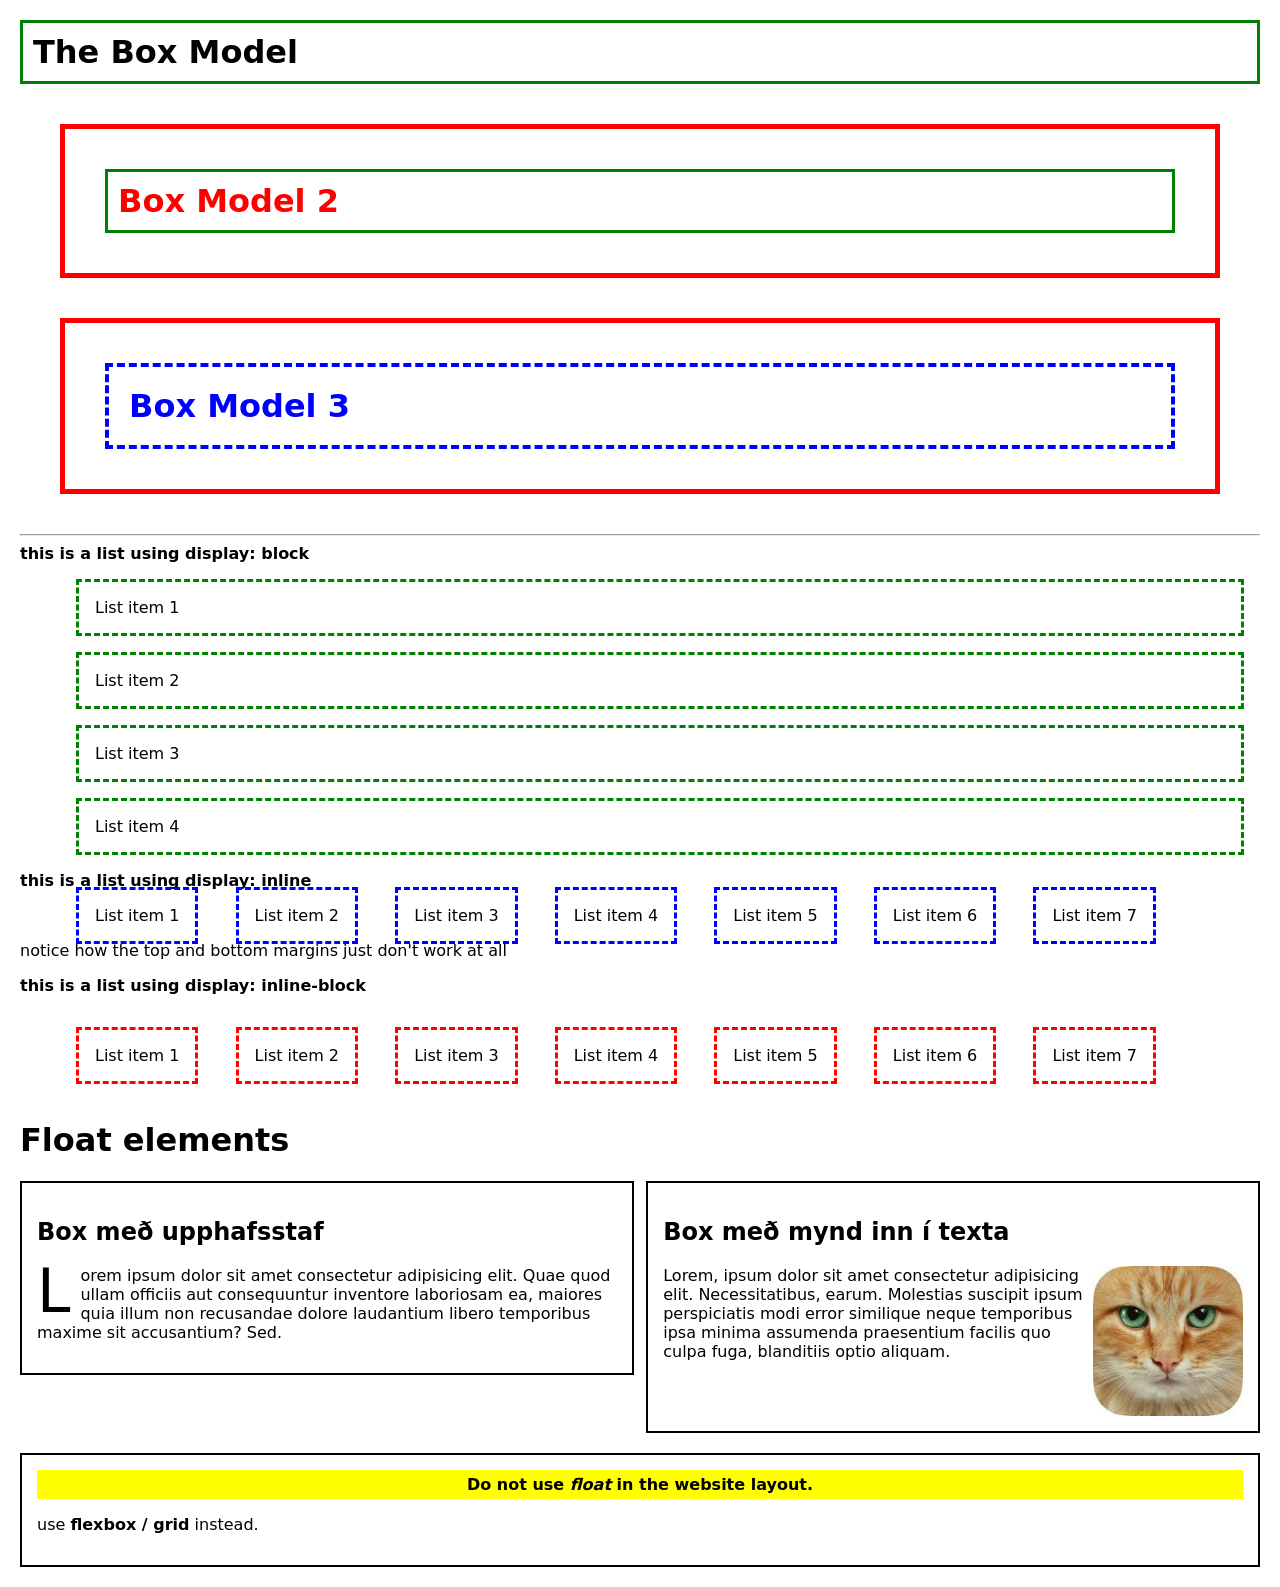
<file: verkefni-2/v2.1-2.3/index.html>
<!DOCTYPE html>
<html lang="en">
<head>
    <meta charset="UTF-8">
    <meta name="viewport" content="width=device-width, initial-scale=1.0">
    <title>v2.1-2.3</title>
    <link rel="stylesheet" href="styles.css">
</head>
<body>
<!--verkefni 2.1-->
    <h1 class="box1">The Box Model</h1>
    <div class="marginBox">
        <h1 class="box2">Box Model 2</h1>
    </div>
    <div class="marginBox">
        <h1 class="box3">Box Model 3</h1>
    </div>

    <hr>
<!--verkefni 2.2-->
    <b>
        this is a list using display: block
    </b>
    <ul>
        <li class="listBoxBlock">List item 1</li>
        <li class="listBoxBlock">List item 2</li>
        <li class="listBoxBlock">List item 3</li>
        <li class="listBoxBlock">List item 4</li>
    </ul>

    <b>
        this is a list using display: inline
    </b>
    <ul>
        <li class="listBoxInLine">List item 1</li>
        <li class="listBoxInLine">List item 2</li>
        <li class="listBoxInLine">List item 3</li>
        <li class="listBoxInLine">List item 4</li>
        <li class="listBoxInLine">List item 5</li>
        <li class="listBoxInLine">List item 6</li>
        <li class="listBoxInLine">List item 7</li>
    </ul>
    <p>
        notice how the top and bottom margins just don't work at all
    </p>
    <b>
        this is a list using display: inline-block
    </b>
    <ul>
        <li class="listBoxInLineBlock">List item 1</li>
        <li class="listBoxInLineBlock">List item 2</li>
        <li class="listBoxInLineBlock">List item 3</li>
        <li class="listBoxInLineBlock">List item 4</li>
        <li class="listBoxInLineBlock">List item 5</li>
        <li class="listBoxInLineBlock">List item 6</li>
        <li class="listBoxInLineBlock">List item 7</li>
    </ul>
<!--verkefni 2.3-->

<h1>Float elements</h1>

<div class="floatContainer">

    <!-- left box -->
    <div class="floatBox leftFloat">
        <h2>Box með upphafsstaf</h2>

        <p>
            <span class="dropcap">L</span>
            orem ipsum dolor sit amet consectetur adipisicing elit. Quae quod ullam officiis aut consequuntur inventore laboriosam ea, maiores quia illum non recusandae dolore laudantium libero temporibus maxime sit accusantium? Sed.
        </p>
    </div>

    <!-- right box -->
    <div class="floatBox rightFloat">
        <h2>Box með mynd inn í texta</h2>

        <img src="cat.jpg" class="floatImage">

        <p>
            Lorem, ipsum dolor sit amet consectetur adipisicing elit. Necessitatibus, earum. Molestias suscipit ipsum perspiciatis modi error similique neque temporibus ipsa minima assumenda praesentium facilis quo culpa fuga, blanditiis optio aliquam.
        </p>
    </div>

</div>

<div class="clearFloat"></div>

<div class="warningBox">

    <div class="warningTitle">
        Do not use <i>float</i> in the website layout.
    </div>

    <p>
        use <b>flexbox / grid</b> instead.
    </p>

</div>
</body>
</html>
</file>
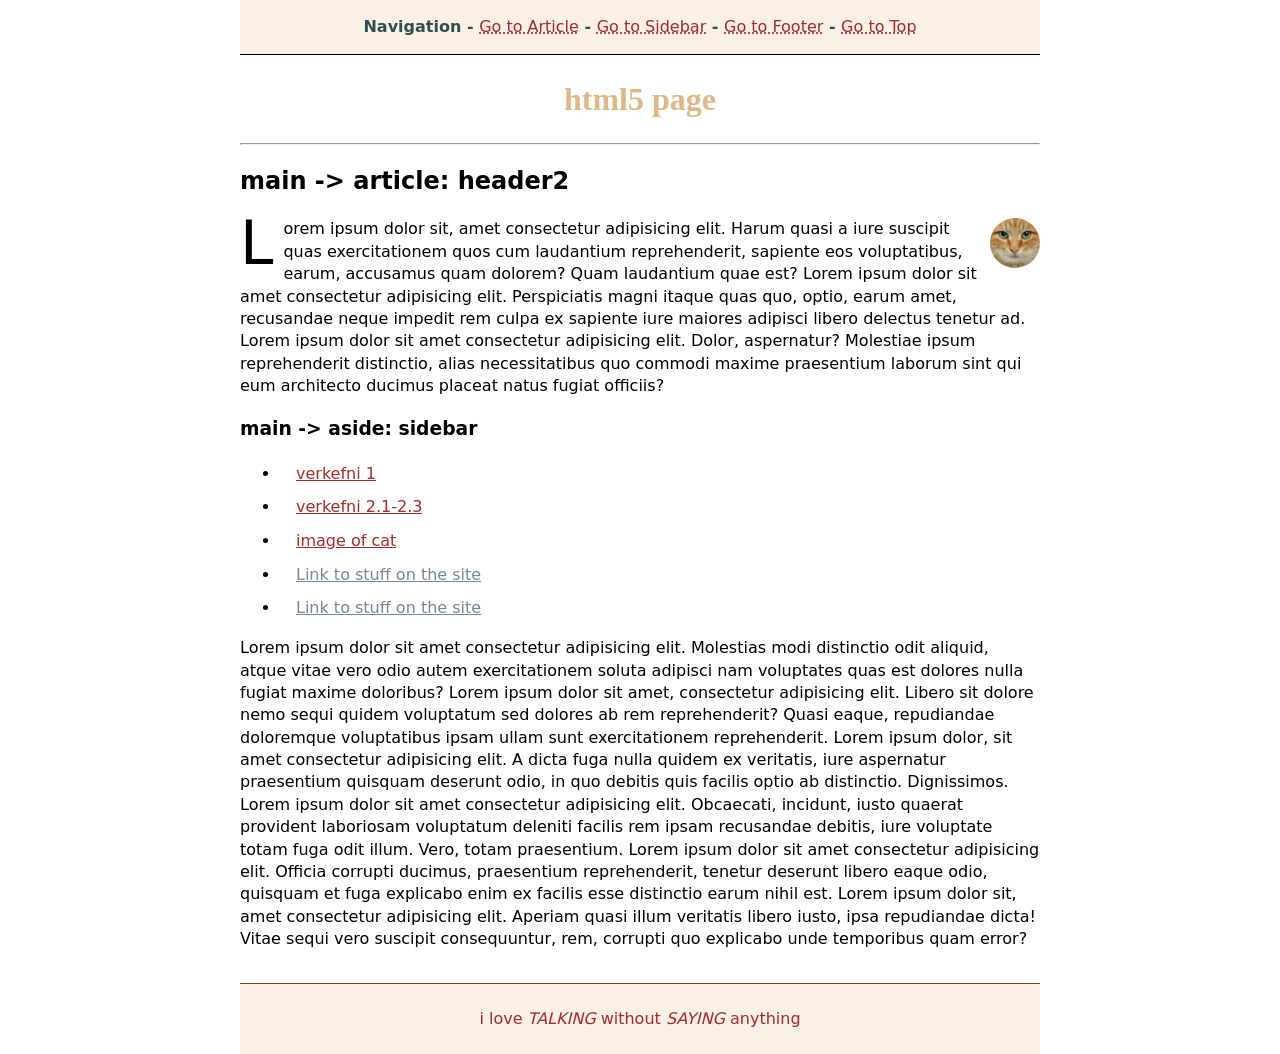
<file: verkefni-2/v2.4-2.5/index.html>
<!DOCTYPE html>
<html lang="en">
<head>
    <meta charset="UTF-8">
    <meta name="viewport" content="width=device-width, initial-scale=1.0">
    <title>v2.4-2.5</title>
    <link rel="stylesheet" href="styles.css">
</head>
<body>
    <nav id="navigation">
        Navigation -
        <a href="#article">Go to Article</a>
        -
        <a href="#sidebar">Go to Sidebar</a>
        -
        <a href="#footer">Go to Footer</a>
        -
        <a href="#header">Go to Top</a>
    </nav>
    <header id="header">
        <h1>html5 page</h1>
    </header>
    <hr>
    <main>
        <article id="article">
            <h2>main -> article: header2</h2>
            <img src = "../v2.1-2.3/cat.jpg" class="floatCatPic">
            <span class="dropcap">L</span>
            <p>
                orem ipsum dolor sit, amet consectetur adipisicing elit. Harum quasi a iure suscipit quas exercitationem quos cum laudantium reprehenderit, sapiente eos voluptatibus, earum, accusamus quam dolorem? Quam laudantium quae est? Lorem ipsum dolor sit amet consectetur adipisicing elit. Perspiciatis magni itaque quas quo, optio, earum amet, recusandae neque impedit rem culpa ex sapiente iure maiores adipisci libero delectus tenetur ad. Lorem ipsum dolor sit amet consectetur adipisicing elit. Dolor, aspernatur? Molestiae ipsum reprehenderit distinctio, alias necessitatibus quo commodi maxime praesentium laborum sint qui eum architecto ducimus placeat natus fugiat officiis?
            </p>
        </article>
        <aside id="sidebar">
            <h3>main -> aside: sidebar</h3>
            <ul>
                <li><a href="../../verkefni-1/index.html">verkefni 1</a></li>
                <li><a href="../v2.1-2.3/index.html">verkefni 2.1-2.3</a></li>
                <li><a href="../v2.1-2.3/cat.jpg">image of cat</a></li>
                <li><a href="">Link to stuff on the site</a></li>
                <li><a href="">Link to stuff on the site</a></li>
            </ul>
            <p>
                Lorem ipsum dolor sit amet consectetur adipisicing elit. Molestias modi distinctio odit aliquid, atque vitae vero odio autem exercitationem soluta adipisci nam voluptates quas est dolores nulla fugiat maxime doloribus? Lorem ipsum dolor sit amet, consectetur adipisicing elit. Libero sit dolore nemo sequi quidem voluptatum sed dolores ab rem reprehenderit? Quasi eaque, repudiandae doloremque voluptatibus ipsam ullam sunt exercitationem reprehenderit. Lorem ipsum dolor, sit amet consectetur adipisicing elit. A dicta fuga nulla quidem ex veritatis, iure aspernatur praesentium quisquam deserunt odio, in quo debitis quis facilis optio ab distinctio. Dignissimos. Lorem ipsum dolor sit amet consectetur adipisicing elit. Obcaecati, incidunt, iusto quaerat provident laboriosam voluptatum deleniti facilis rem ipsam recusandae debitis, iure voluptate totam fuga odit illum. Vero, totam praesentium. Lorem ipsum dolor sit amet consectetur adipisicing elit. Officia corrupti ducimus, praesentium reprehenderit, tenetur deserunt libero eaque odio, quisquam et fuga explicabo enim ex facilis esse distinctio earum nihil est. Lorem ipsum dolor sit, amet consectetur adipisicing elit. Aperiam quasi illum veritatis libero iusto, ipsa repudiandae dicta! Vitae sequi vero suscipit consequuntur, rem, corrupti quo explicabo unde temporibus quam error?
            </p>
        </aside>
    </main>
    <footer id="footer">
        <p>
            i love <em>TALKING</em> without <em>SAYING</em> anything
        </p>
    </footer>
</body>
</html>
</file>
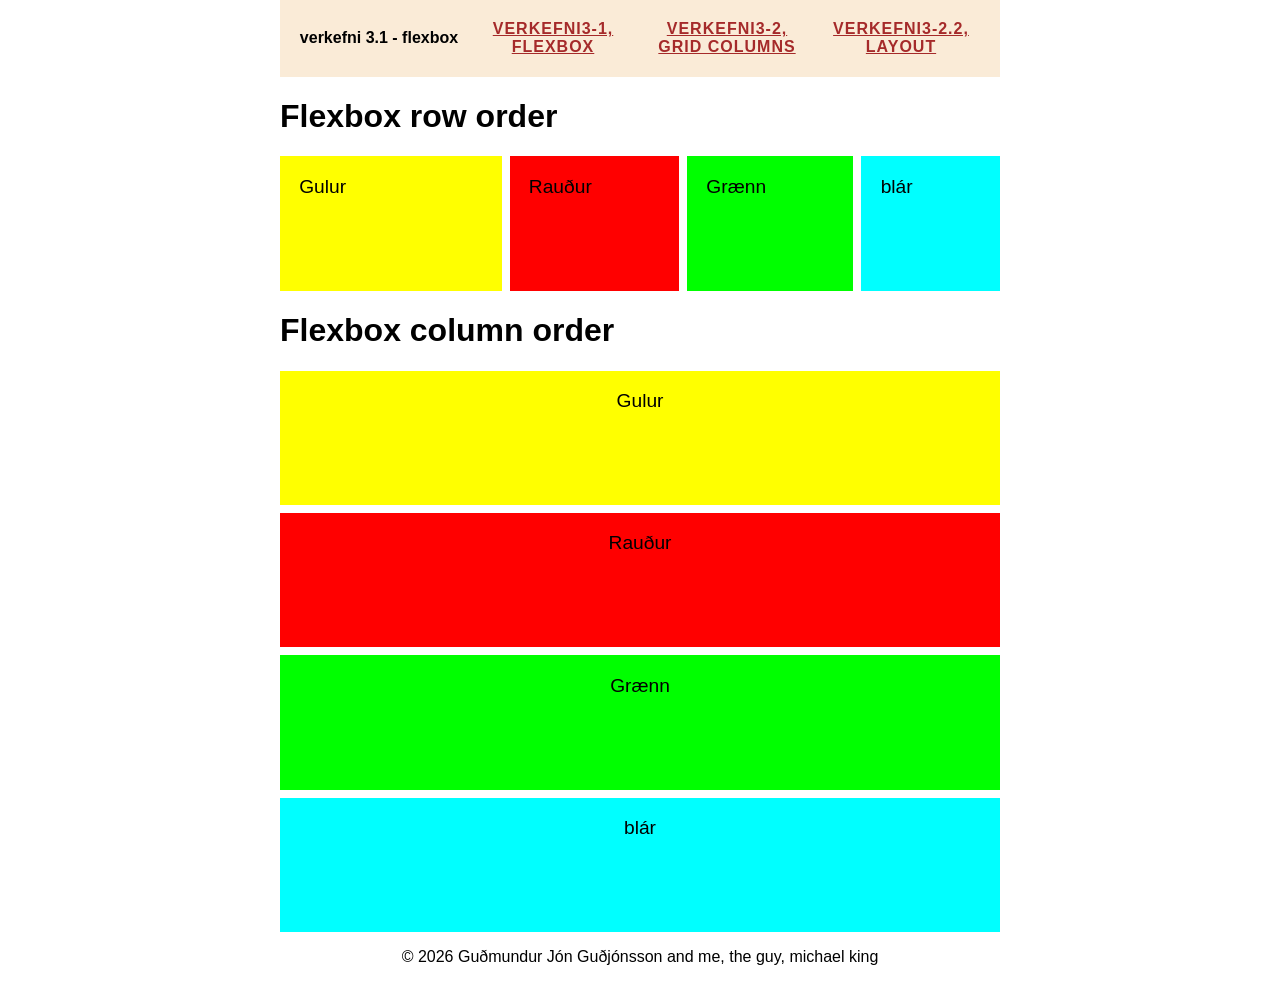
<file: verkefni-3/v3.1/index.html>
<!DOCTYPE html>
<html>
<head>
	<meta charset="utf-8">
	<meta name="viewport" content="width=device-width, initial-scale=1.0">
	<meta name="description" content="Flexbox row & column order"> <!-- description for search engines-->
	<meta name="author" content="Guðmundur Jón Guðjónsson and Michael King"> 
	<title>v3.1 - Flexbox row & column order</title> <!-- title in browser tab -->
	<link rel="stylesheet" type="text/css" href="styles.css">
	<link rel="stylesheet" type="text/css" href="../sharednavigation.css">
</head>
<body>
	<nav class="sharedNav">
		<h1>verkefni 3.1 - flexbox</h1>
		<a href="../v3.1/">verkefni3-1, flexbox</a>
		<a href="../v3.2/index.html">verkefni3-2, grid columns</a>
		<a href="../v3.2/verk3.2.2.html">verkefni3-2.2, layout</a>
	</nav>
	<h1>Flexbox row order</h1>
	<section class="row">
		<div class="blar"><p>blár</p></div>
		<div class="graenn"><p>Grænn</p></div>
		<div class="raudur"><p>Rauður</p></div>
		<div class="gulur"><p>Gulur</p></div>
	</section>
	<h1>Flexbox column order</h1>
	<section class="col">
		<div class="blar"><p>blár</p></div>
		<div class="graenn"><p>Grænn</p></div>
		<div class="raudur"><p>Rauður</p></div>
		<div class="gulur"><p>Gulur</p></div>
	</section>
	<section>
		<footer>
			<p>&copy; 2026 Guðmundur Jón Guðjónsson and me, the guy, michael king</p>
		</footer>
	</section>
</body>
</html>
</file>
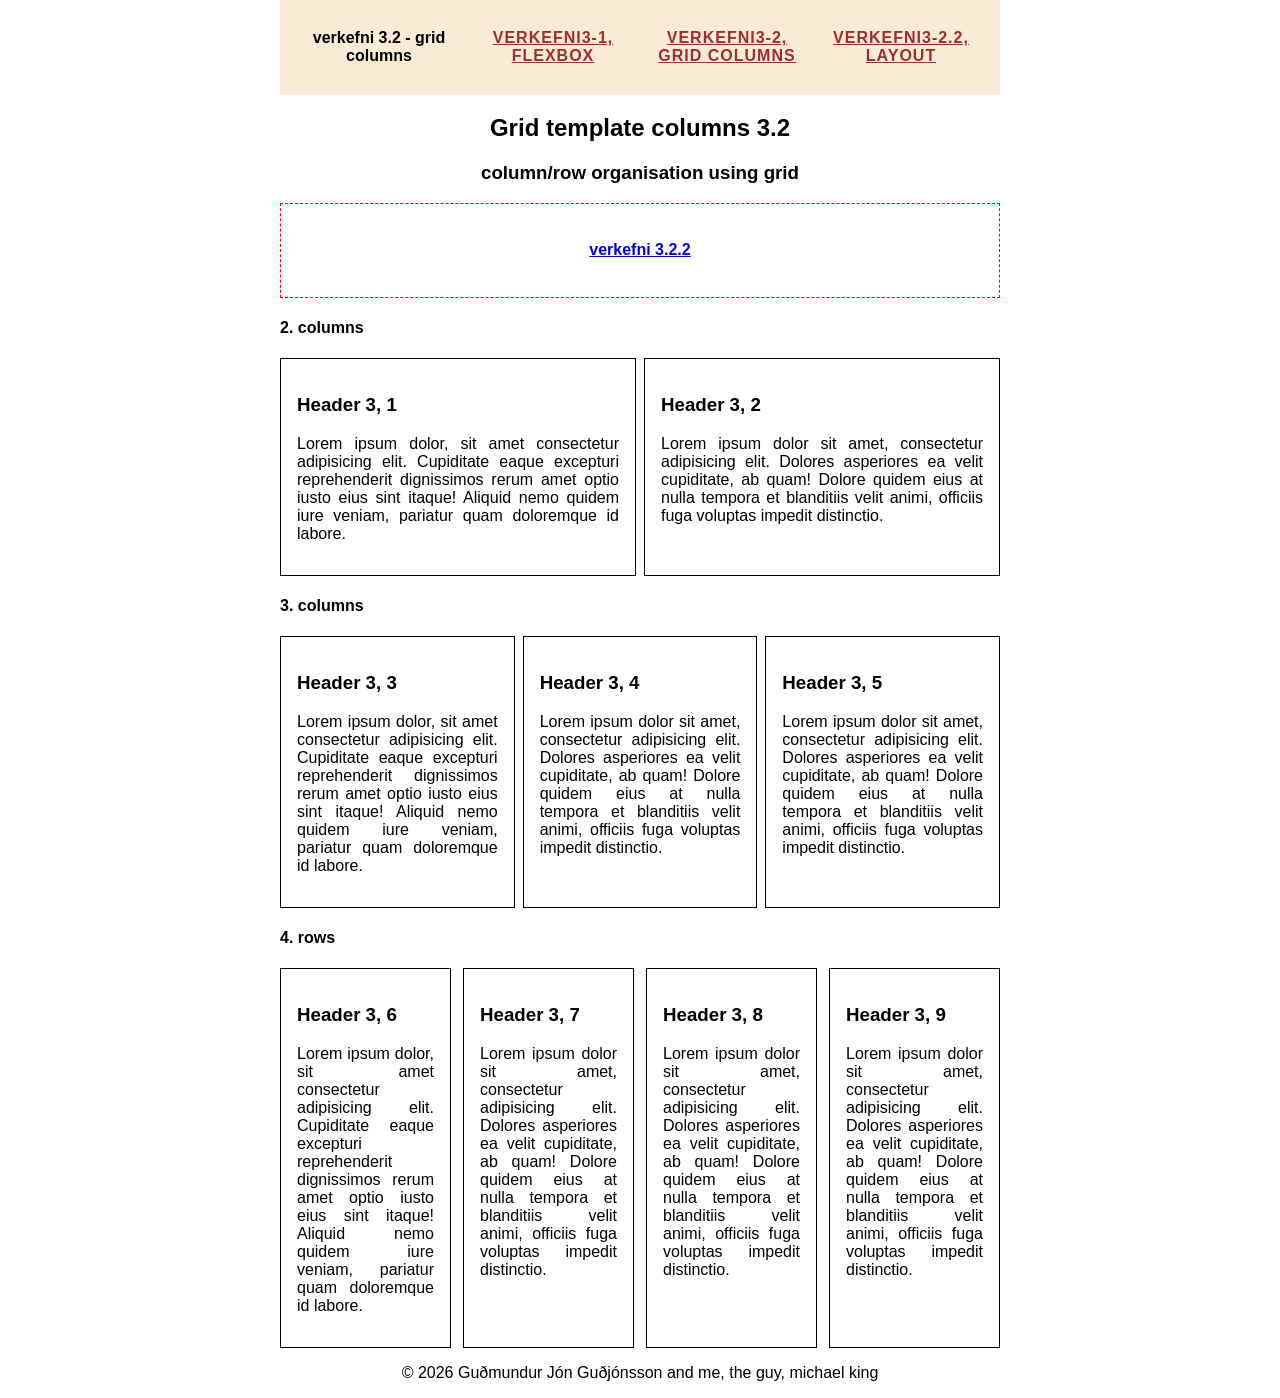
<file: verkefni-3/v3.2/index.html>
<!DOCTYPE html>
<html>
<head>
	<meta charset="utf-8">
	<meta name="viewport" content="width=device-width, initial-scale=1.0">
	<meta name="description" content="Grid columns"> <!-- description for search engines-->
	<meta name="author" content="Guðmundur Jón Guðjónsson and Michael King"> 
	<title>v3.2 - Grid columns</title> <!-- title in browser tab -->
	<link rel="stylesheet" type="text/css" href="styles.css">
	<link rel="stylesheet" type="text/css" href="../sharednavigation.css">
</head>
<body>
	<nav class="sharedNav">
		<h1>verkefni 3.2 - grid columns</h1>
		<a href="../v3.1/">verkefni3-1, flexbox</a>
		<a href="../v3.2/index.html">verkefni3-2, grid columns</a>
		<a href="../v3.2/verk3.2.2.html">verkefni3-2.2, layout</a>
	</nav>
	<header>
		<h2>Grid template columns 3.2</h2>
		<h3>column/row organisation using grid</h3>
	</header>
	<main>
		<section class="sidelink">
			<h4><a href="verk3.2.2.html">verkefni 3.2.2</a></h4>
		</section>
		<h4>2. columns</h4>
		<div class="columns2">
			<section>
				<h3>Header 3, 1</h3>
				<p>Lorem ipsum dolor, sit amet consectetur adipisicing elit. Cupiditate eaque excepturi reprehenderit dignissimos rerum amet optio iusto eius sint itaque! Aliquid nemo quidem iure veniam, pariatur quam doloremque id labore.</p>
			</section>
			<section>
				<h3>Header 3, 2</h3>
				<p>Lorem ipsum dolor sit amet, consectetur adipisicing elit. Dolores asperiores ea velit cupiditate, ab quam! Dolore quidem eius at nulla tempora et blanditiis velit animi, officiis fuga voluptas impedit distinctio.</p>
			</section>
		</div>
		<h4>3. columns</h4>
		<div class="columns3">
			<section>
				<h3>Header 3, 3</h3>
				<p>Lorem ipsum dolor, sit amet consectetur adipisicing elit. Cupiditate eaque excepturi reprehenderit dignissimos rerum amet optio iusto eius sint itaque! Aliquid nemo quidem iure veniam, pariatur quam doloremque id labore.</p>
			</section>
			<section>
				<h3>Header 3, 4</h3>
				<p>Lorem ipsum dolor sit amet, consectetur adipisicing elit. Dolores asperiores ea velit cupiditate, ab quam! Dolore quidem eius at nulla tempora et blanditiis velit animi, officiis fuga voluptas impedit distinctio.</p>
			</section>
			<section>
				<h3>Header 3, 5</h3>
				<p>Lorem ipsum dolor sit amet, consectetur adipisicing elit. Dolores asperiores ea velit cupiditate, ab quam! Dolore quidem eius at nulla tempora et blanditiis velit animi, officiis fuga voluptas impedit distinctio.</p>
			</section>
		</div>
		<h4>4. rows</h4>
		<div class="rows4">
			<section>
				<h3>Header 3, 6</h3>
				<p>Lorem ipsum dolor, sit amet consectetur adipisicing elit. Cupiditate eaque excepturi reprehenderit dignissimos rerum amet optio iusto eius sint itaque! Aliquid nemo quidem iure veniam, pariatur quam doloremque id labore.</p>
			</section>
			<section>
				<h3>Header 3, 7</h3>
				<p>Lorem ipsum dolor sit amet, consectetur adipisicing elit. Dolores asperiores ea velit cupiditate, ab quam! Dolore quidem eius at nulla tempora et blanditiis velit animi, officiis fuga voluptas impedit distinctio.</p>
			</section>
			<section>
				<h3>Header 3, 8</h3>
				<p>Lorem ipsum dolor sit amet, consectetur adipisicing elit. Dolores asperiores ea velit cupiditate, ab quam! Dolore quidem eius at nulla tempora et blanditiis velit animi, officiis fuga voluptas impedit distinctio.</p>
			</section>
			<section>
				<h3>Header 3, 9</h3>
				<p>Lorem ipsum dolor sit amet, consectetur adipisicing elit. Dolores asperiores ea velit cupiditate, ab quam! Dolore quidem eius at nulla tempora et blanditiis velit animi, officiis fuga voluptas impedit distinctio.</p>
			</section>
		</div>

	</main>
		<footer>
			<p>&copy; 2026 Guðmundur Jón Guðjónsson and me, the guy, michael king</p>
		</footer>
	</section>
</body>
</html>
</file>
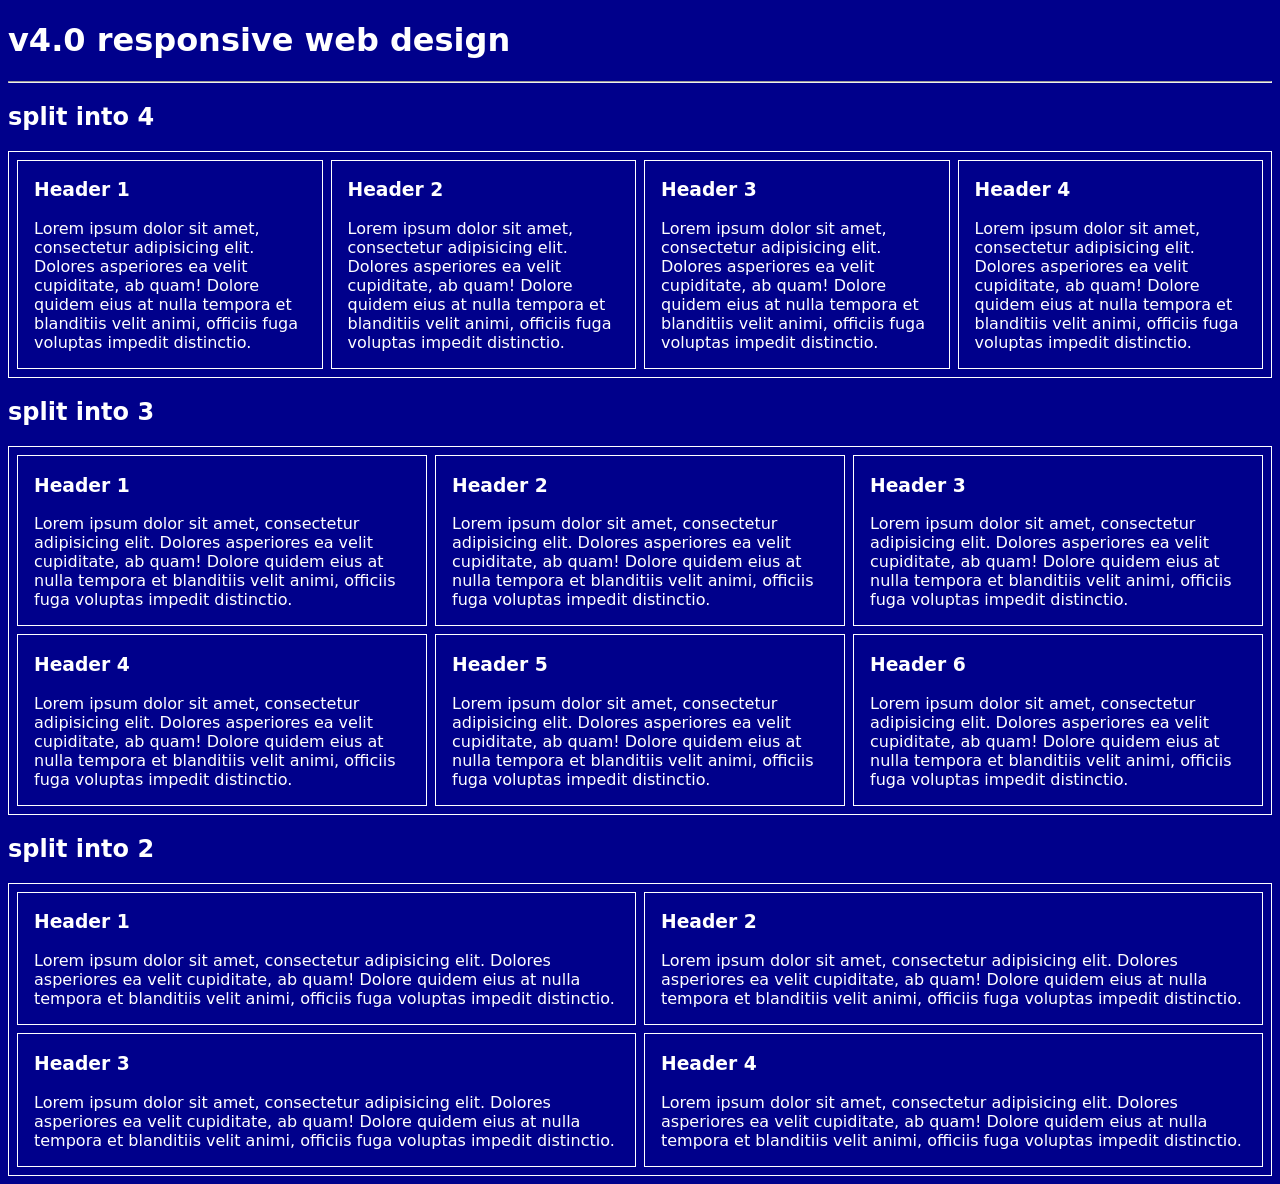
<file: verkefni-4/v4.0/index.html>
<!DOCTYPE html>
<html>
<head>
	<meta charset="UTF-8">
	<meta name="viewport" content="width=device-width, initial-scale=1.0">
	<title>v4.0 responsive web design</title>
	<link rel="stylesheet" type="text/css" href="styles.css">
	<!-- <link rel="stylesheet" type="text/css" href="../sharednavigation.css"> -->
</head>
<body>
    <nav>
    </nav>
    <header>
    </header>
    <main>
        <h1>v4.0 responsive web design</h1>
        <hr>
        <h2>split into 4</h2>
        <section class="split4">
			<div>
				<h3>Header 1</h3>
				<p>Lorem ipsum dolor sit amet, consectetur adipisicing elit. Dolores asperiores ea velit cupiditate, ab quam! Dolore quidem eius at nulla tempora et blanditiis velit animi, officiis fuga voluptas impedit distinctio.</p>
            </div>
			<div>
				<h3>Header 2</h3>
				<p>Lorem ipsum dolor sit amet, consectetur adipisicing elit. Dolores asperiores ea velit cupiditate, ab quam! Dolore quidem eius at nulla tempora et blanditiis velit animi, officiis fuga voluptas impedit distinctio.</p>
            </div>
			<div>
				<h3>Header 3</h3>
				<p>Lorem ipsum dolor sit amet, consectetur adipisicing elit. Dolores asperiores ea velit cupiditate, ab quam! Dolore quidem eius at nulla tempora et blanditiis velit animi, officiis fuga voluptas impedit distinctio.</p>
			</div>
			<div>
				<h3>Header 4</h3>
				<p>Lorem ipsum dolor sit amet, consectetur adipisicing elit. Dolores asperiores ea velit cupiditate, ab quam! Dolore quidem eius at nulla tempora et blanditiis velit animi, officiis fuga voluptas impedit distinctio.</p>
			</div>
		</section>
        <h2>split into 3</h2>
        <section class="split3">
			<div>
				<h3>Header 1</h3>
				<p>Lorem ipsum dolor sit amet, consectetur adipisicing elit. Dolores asperiores ea velit cupiditate, ab quam! Dolore quidem eius at nulla tempora et blanditiis velit animi, officiis fuga voluptas impedit distinctio.</p>
            </div>
			<div>
				<h3>Header 2</h3>
				<p>Lorem ipsum dolor sit amet, consectetur adipisicing elit. Dolores asperiores ea velit cupiditate, ab quam! Dolore quidem eius at nulla tempora et blanditiis velit animi, officiis fuga voluptas impedit distinctio.</p>
            </div>
			<div>
				<h3>Header 3</h3>
				<p>Lorem ipsum dolor sit amet, consectetur adipisicing elit. Dolores asperiores ea velit cupiditate, ab quam! Dolore quidem eius at nulla tempora et blanditiis velit animi, officiis fuga voluptas impedit distinctio.</p>
			</div>
			<div>
				<h3>Header 4</h3>
				<p>Lorem ipsum dolor sit amet, consectetur adipisicing elit. Dolores asperiores ea velit cupiditate, ab quam! Dolore quidem eius at nulla tempora et blanditiis velit animi, officiis fuga voluptas impedit distinctio.</p>
			</div>
			<div>
				<h3>Header 5</h3>
				<p>Lorem ipsum dolor sit amet, consectetur adipisicing elit. Dolores asperiores ea velit cupiditate, ab quam! Dolore quidem eius at nulla tempora et blanditiis velit animi, officiis fuga voluptas impedit distinctio.</p>
			</div>
			<div>
				<h3>Header 6</h3>
				<p>Lorem ipsum dolor sit amet, consectetur adipisicing elit. Dolores asperiores ea velit cupiditate, ab quam! Dolore quidem eius at nulla tempora et blanditiis velit animi, officiis fuga voluptas impedit distinctio.</p>
			</div>
		</section>
        <h2>split into 2</h2>
        <section class="split2">
			<div>
				<h3>Header 1</h3>
				<p>Lorem ipsum dolor sit amet, consectetur adipisicing elit. Dolores asperiores ea velit cupiditate, ab quam! Dolore quidem eius at nulla tempora et blanditiis velit animi, officiis fuga voluptas impedit distinctio.</p>
            </div>
			<div>
				<h3>Header 2</h3>
				<p>Lorem ipsum dolor sit amet, consectetur adipisicing elit. Dolores asperiores ea velit cupiditate, ab quam! Dolore quidem eius at nulla tempora et blanditiis velit animi, officiis fuga voluptas impedit distinctio.</p>
            </div>
			<div>
				<h3>Header 3</h3>
				<p>Lorem ipsum dolor sit amet, consectetur adipisicing elit. Dolores asperiores ea velit cupiditate, ab quam! Dolore quidem eius at nulla tempora et blanditiis velit animi, officiis fuga voluptas impedit distinctio.</p>
			</div>
			<div>
				<h3>Header 4</h3>
				<p>Lorem ipsum dolor sit amet, consectetur adipisicing elit. Dolores asperiores ea velit cupiditate, ab quam! Dolore quidem eius at nulla tempora et blanditiis velit animi, officiis fuga voluptas impedit distinctio.</p>
			</div>
		</section>
    </main>
    <footer>
    </footer>
</body>
</html>
</file>
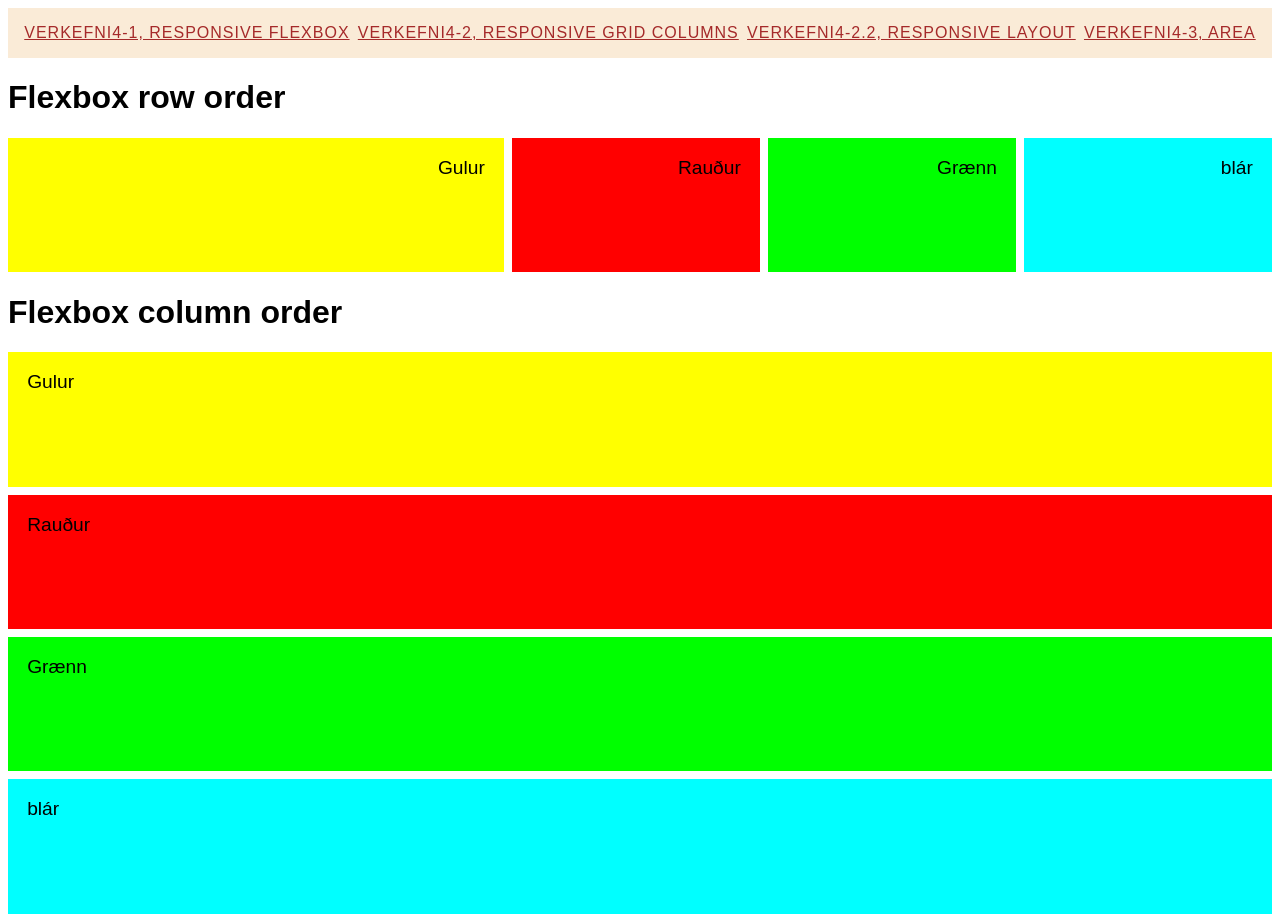
<file: verkefni-4/v4.1/index.html>
<!DOCTYPE html>
<html>
<head>
	<meta charset="UTF-8">
	<meta name="viewport" content="width=device-width, initial-scale=1.0">
	<title>v4.1 - Flexbox row & column order</title>
	<link rel="stylesheet" type="text/css" href="styles.css">
	<link rel="stylesheet" type="text/css" href="../sharednavigation.css">
</head>
<body>
	<nav class="sharedNav">
		<a href="../v4.1/">verkefni4-1, responsive flexbox</a>
		<a href="../v4.2/index.html">verkefni4-2, responsive grid columns</a>
		<a href="../v4.2/verk4.2.2.html">verkefni4-2.2, responsive layout</a>
		<a href="../v4.3/index.html">verkefni4-3, area</a>
	</nav>
	<h1>Flexbox row order</h1>
	<section class="row">
		<div class="blar"><p>blár</p></div>
		<div class="graenn"><p>Grænn</p></div>
		<div class="raudur"><p>Rauður</p></div>
		<div class="gulur"><p>Gulur</p></div>
	</section>
	<h1>Flexbox column order</h1>
	<section class="col">
		<div class="blar"><p>blár</p></div>
		<div class="graenn"><p>Grænn</p></div>
		<div class="raudur"><p>Rauður</p></div>
		<div class="gulur"><p>Gulur</p></div>
	</section>
</body>
</html>
</file>
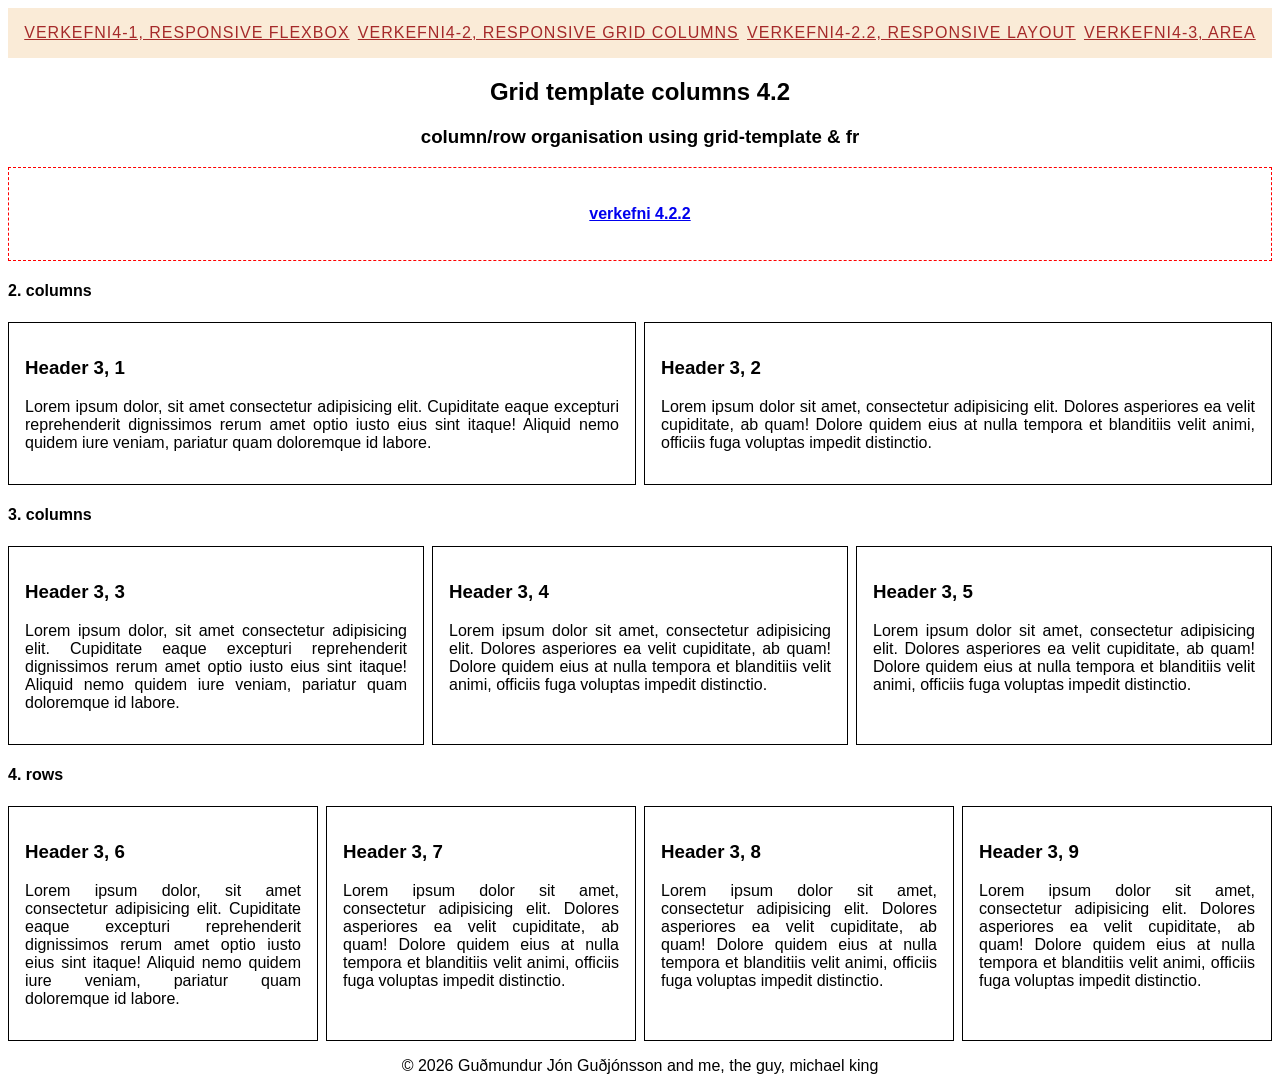
<file: verkefni-4/v4.2/index.html>
<!DOCTYPE html>
<html>
<head>
	<meta charset="UTF-8">
	<meta name="viewport" content="width=device-width, initial-scale=1.0">
	<title>v4.2 - Grid columns</title>
	<link rel="stylesheet" type="text/css" href="styles.css">
	<link rel="stylesheet" type="text/css" href="../sharednavigation.css">
</head>
<body>
	<nav class="sharedNav">
		<a href="../v4.1/">verkefni4-1, responsive flexbox</a>
		<a href="../v4.2/index.html">verkefni4-2, responsive grid columns</a>
		<a href="../v4.2/verk4.2.2.html">verkefni4-2.2, responsive layout</a>
		<a href="../v4.3/index.html">verkefni4-3, area</a>
	</nav>
	<header>
		<h2>Grid template columns 4.2</h2>
		<h3>column/row organisation using grid-template & fr</h3>
	</header>
	<main>
		<section class="sidelink">
			<h4><a href="verk4.2.2.html">verkefni 4.2.2</a></h4>
		</section>
		<h4>2. columns</h4>
		<div class="columns2">
			<section>
				<h3>Header 3, 1</h3>
				<p>Lorem ipsum dolor, sit amet consectetur adipisicing elit. Cupiditate eaque excepturi reprehenderit dignissimos rerum amet optio iusto eius sint itaque! Aliquid nemo quidem iure veniam, pariatur quam doloremque id labore.</p>
			</section>
			<section>
				<h3>Header 3, 2</h3>
				<p>Lorem ipsum dolor sit amet, consectetur adipisicing elit. Dolores asperiores ea velit cupiditate, ab quam! Dolore quidem eius at nulla tempora et blanditiis velit animi, officiis fuga voluptas impedit distinctio.</p>
			</section>
		</div>
		<h4>3. columns</h4>
		<div class="columns3">
			<section>
				<h3>Header 3, 3</h3>
				<p>Lorem ipsum dolor, sit amet consectetur adipisicing elit. Cupiditate eaque excepturi reprehenderit dignissimos rerum amet optio iusto eius sint itaque! Aliquid nemo quidem iure veniam, pariatur quam doloremque id labore.</p>
			</section>
			<section>
				<h3>Header 3, 4</h3>
				<p>Lorem ipsum dolor sit amet, consectetur adipisicing elit. Dolores asperiores ea velit cupiditate, ab quam! Dolore quidem eius at nulla tempora et blanditiis velit animi, officiis fuga voluptas impedit distinctio.</p>
			</section>
			<section>
				<h3>Header 3, 5</h3>
				<p>Lorem ipsum dolor sit amet, consectetur adipisicing elit. Dolores asperiores ea velit cupiditate, ab quam! Dolore quidem eius at nulla tempora et blanditiis velit animi, officiis fuga voluptas impedit distinctio.</p>
			</section>
		</div>
		<h4>4. rows</h4>
		<div class="rows4">
			<section>
				<h3>Header 3, 6</h3>
				<p>Lorem ipsum dolor, sit amet consectetur adipisicing elit. Cupiditate eaque excepturi reprehenderit dignissimos rerum amet optio iusto eius sint itaque! Aliquid nemo quidem iure veniam, pariatur quam doloremque id labore.</p>
			</section>
			<section>
				<h3>Header 3, 7</h3>
				<p>Lorem ipsum dolor sit amet, consectetur adipisicing elit. Dolores asperiores ea velit cupiditate, ab quam! Dolore quidem eius at nulla tempora et blanditiis velit animi, officiis fuga voluptas impedit distinctio.</p>
			</section>
			<section>
				<h3>Header 3, 8</h3>
				<p>Lorem ipsum dolor sit amet, consectetur adipisicing elit. Dolores asperiores ea velit cupiditate, ab quam! Dolore quidem eius at nulla tempora et blanditiis velit animi, officiis fuga voluptas impedit distinctio.</p>
			</section>
			<section>
				<h3>Header 3, 9</h3>
				<p>Lorem ipsum dolor sit amet, consectetur adipisicing elit. Dolores asperiores ea velit cupiditate, ab quam! Dolore quidem eius at nulla tempora et blanditiis velit animi, officiis fuga voluptas impedit distinctio.</p>
			</section>
		</div>

	</main>
		<footer>
			<p>&copy; 2026 Guðmundur Jón Guðjónsson and me, the guy, michael king</p>
		</footer>
	</section>
</body>
</html>
</file>
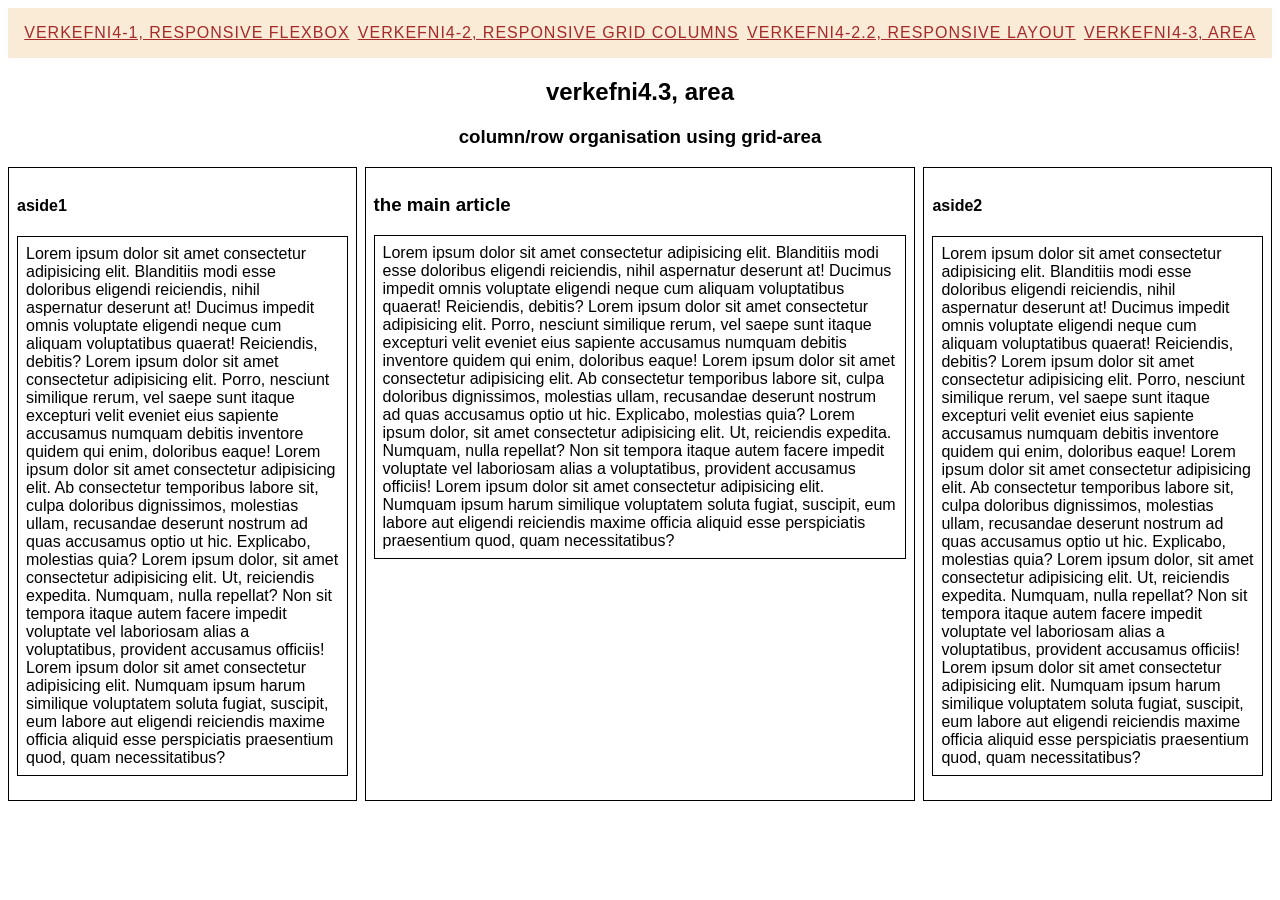
<file: verkefni-4/v4.3/index.html>
<!DOCTYPE html>
<html>
<head>
	<meta charset="UTF-8">
	<meta name="viewport" content="width=device-width, initial-scale=1.0">
	<title>v4.3</title>
	<link rel="stylesheet" type="text/css" href="styles.css">
	<link rel="stylesheet" type="text/css" href="../sharednavigation.css">
</head>
<body>
	<nav class="sharedNav">
		<a href="../v4.1/">verkefni4-1, responsive flexbox</a>
		<a href="../v4.2/index.html">verkefni4-2, responsive grid columns</a>
		<a href="../v4.2/verk4.2.2.html">verkefni4-2.2, responsive layout</a>
		<a href="../v4.3/index.html">verkefni4-3, area</a>
	</nav>
	<header>
		<h2>verkefni4.3, area</h2>
		<h3>column/row organisation using grid-area</h3>
	</header>
	<main>
        <div class="columnRatio131">
            <article class="mainArticle">
                <h3>the main article</h3>
                <p>
                    Lorem ipsum dolor sit amet consectetur adipisicing elit. Blanditiis modi esse doloribus eligendi reiciendis, nihil aspernatur deserunt at! Ducimus impedit omnis voluptate eligendi neque cum aliquam voluptatibus quaerat! Reiciendis, debitis? Lorem ipsum dolor sit amet consectetur adipisicing elit. Porro, nesciunt similique rerum, vel saepe sunt itaque excepturi velit eveniet eius sapiente accusamus numquam debitis inventore quidem qui enim, doloribus eaque! Lorem ipsum dolor sit amet consectetur adipisicing elit. Ab consectetur temporibus labore sit, culpa doloribus dignissimos, molestias ullam, recusandae deserunt nostrum ad quas accusamus optio ut hic. Explicabo, molestias quia? Lorem ipsum dolor, sit amet consectetur adipisicing elit. Ut, reiciendis expedita. Numquam, nulla repellat? Non sit tempora itaque autem facere impedit voluptate vel laboriosam alias a voluptatibus, provident accusamus officiis! Lorem ipsum dolor sit amet consectetur adipisicing elit. Numquam ipsum harum similique voluptatem soluta fugiat, suscipit, eum labore aut eligendi reiciendis maxime officia aliquid esse perspiciatis praesentium quod, quam necessitatibus?
                </p>
            </article>
			<aside class="mainAside1">
				<h4>aside1</h4>
				<p>
                    Lorem ipsum dolor sit amet consectetur adipisicing elit. Blanditiis modi esse doloribus eligendi reiciendis, nihil aspernatur deserunt at! Ducimus impedit omnis voluptate eligendi neque cum aliquam voluptatibus quaerat! Reiciendis, debitis? Lorem ipsum dolor sit amet consectetur adipisicing elit. Porro, nesciunt similique rerum, vel saepe sunt itaque excepturi velit eveniet eius sapiente accusamus numquam debitis inventore quidem qui enim, doloribus eaque! Lorem ipsum dolor sit amet consectetur adipisicing elit. Ab consectetur temporibus labore sit, culpa doloribus dignissimos, molestias ullam, recusandae deserunt nostrum ad quas accusamus optio ut hic. Explicabo, molestias quia? Lorem ipsum dolor, sit amet consectetur adipisicing elit. Ut, reiciendis expedita. Numquam, nulla repellat? Non sit tempora itaque autem facere impedit voluptate vel laboriosam alias a voluptatibus, provident accusamus officiis! Lorem ipsum dolor sit amet consectetur adipisicing elit. Numquam ipsum harum similique voluptatem soluta fugiat, suscipit, eum labore aut eligendi reiciendis maxime officia aliquid esse perspiciatis praesentium quod, quam necessitatibus?
				</p>
			</aside>
			<aside class="mainAside2">
				<h4>aside2</h4>
				<p>
                    Lorem ipsum dolor sit amet consectetur adipisicing elit. Blanditiis modi esse doloribus eligendi reiciendis, nihil aspernatur deserunt at! Ducimus impedit omnis voluptate eligendi neque cum aliquam voluptatibus quaerat! Reiciendis, debitis? Lorem ipsum dolor sit amet consectetur adipisicing elit. Porro, nesciunt similique rerum, vel saepe sunt itaque excepturi velit eveniet eius sapiente accusamus numquam debitis inventore quidem qui enim, doloribus eaque! Lorem ipsum dolor sit amet consectetur adipisicing elit. Ab consectetur temporibus labore sit, culpa doloribus dignissimos, molestias ullam, recusandae deserunt nostrum ad quas accusamus optio ut hic. Explicabo, molestias quia? Lorem ipsum dolor, sit amet consectetur adipisicing elit. Ut, reiciendis expedita. Numquam, nulla repellat? Non sit tempora itaque autem facere impedit voluptate vel laboriosam alias a voluptatibus, provident accusamus officiis! Lorem ipsum dolor sit amet consectetur adipisicing elit. Numquam ipsum harum similique voluptatem soluta fugiat, suscipit, eum labore aut eligendi reiciendis maxime officia aliquid esse perspiciatis praesentium quod, quam necessitatibus?
				</p>
			</aside>
		</div>
	</main>
</body>
</html>
</file>
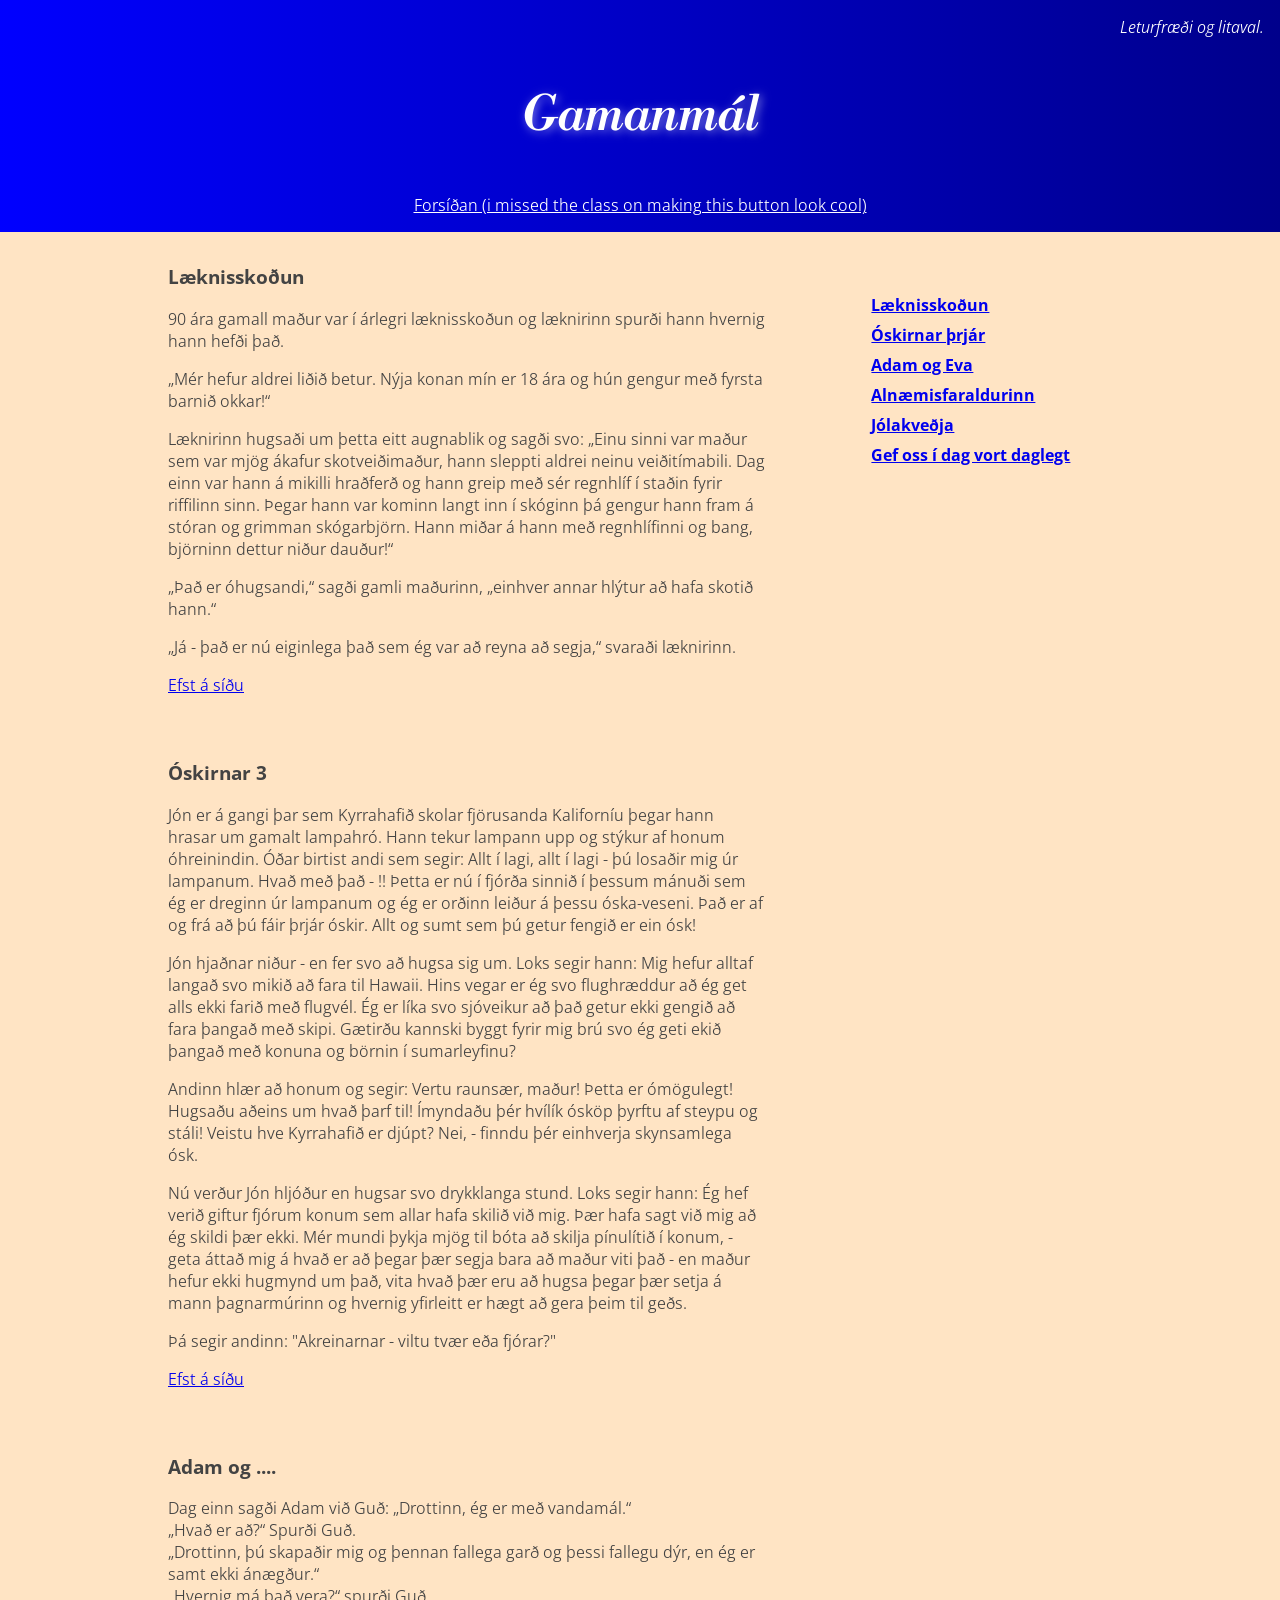
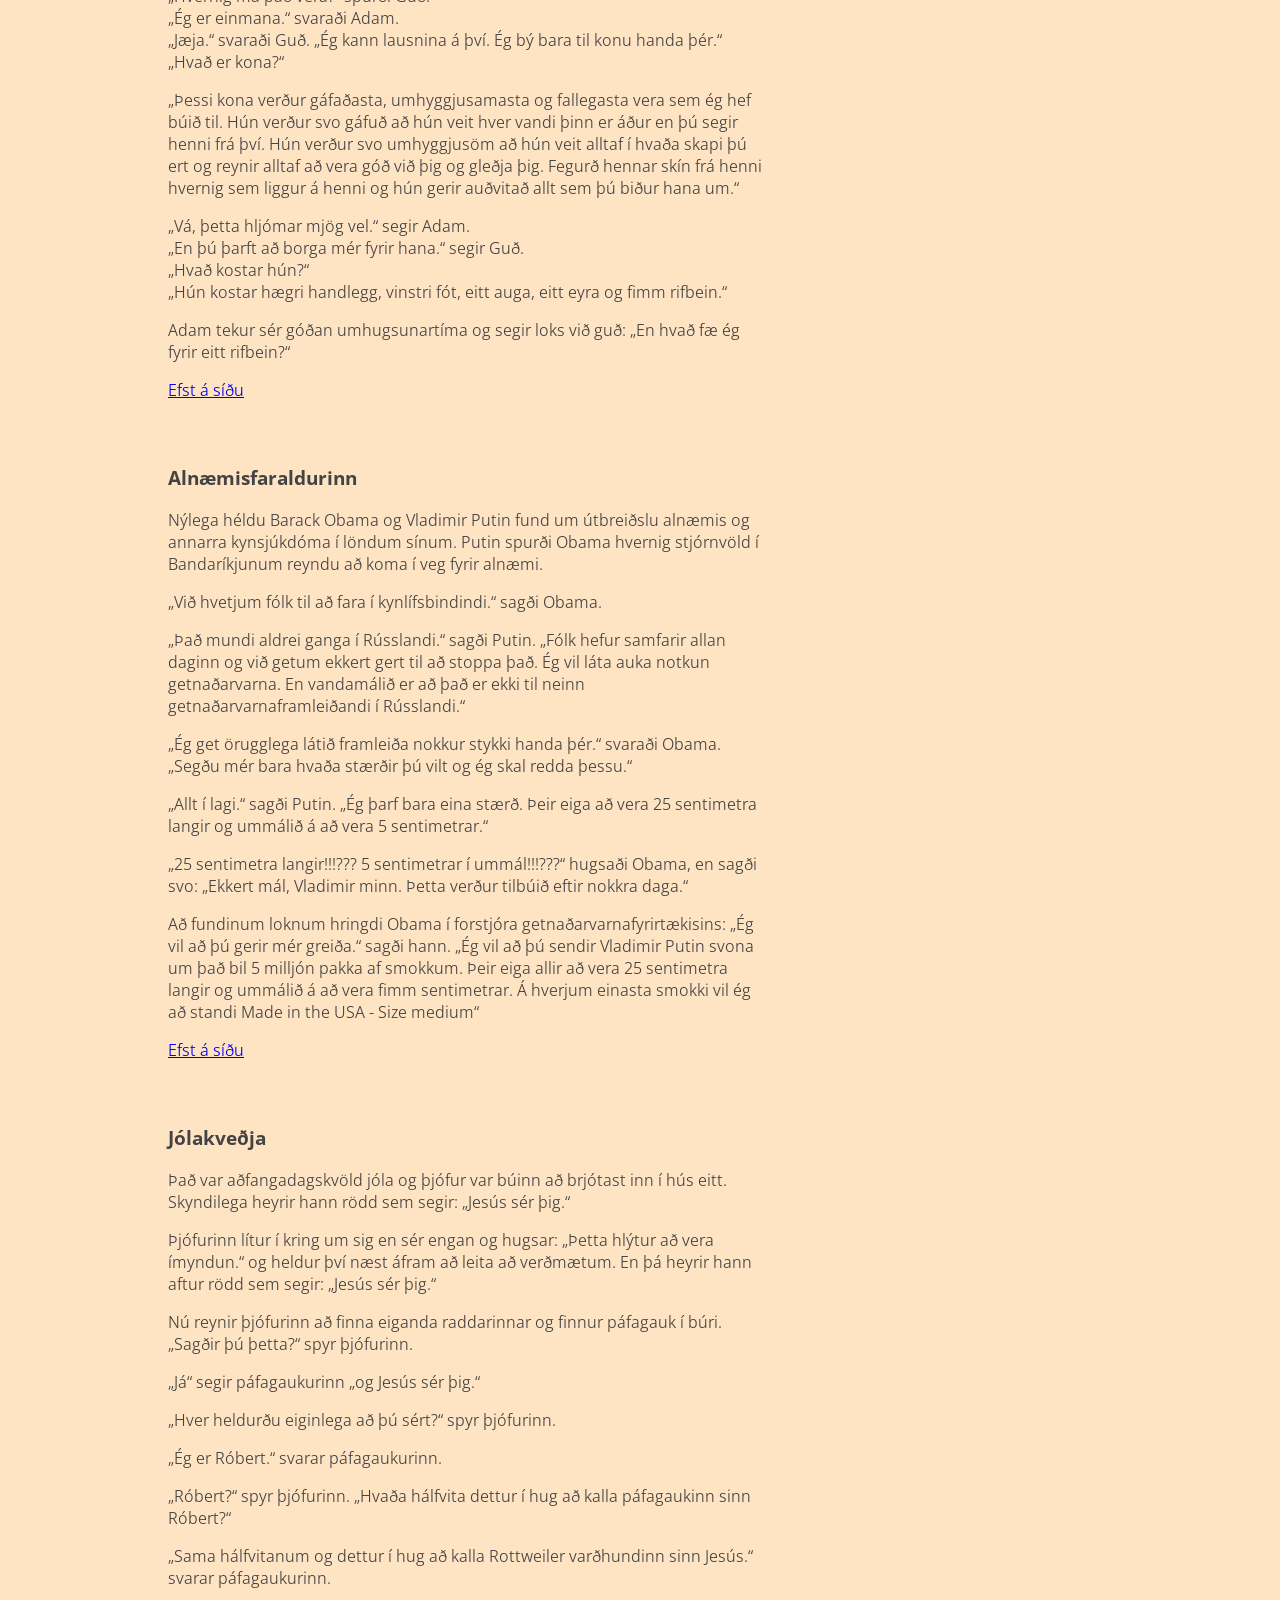
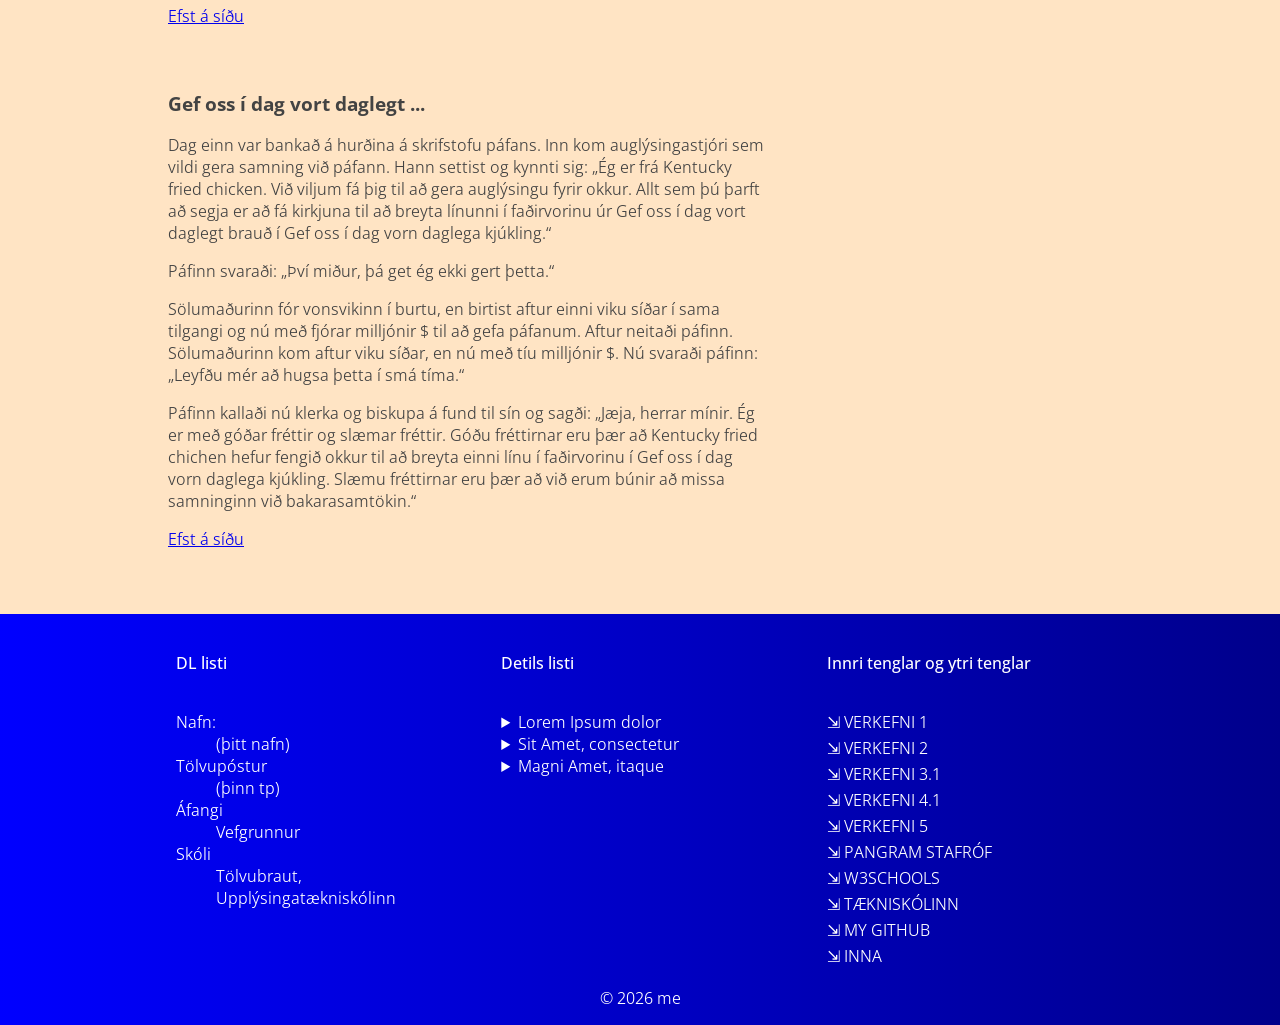
<file: verkefni-5-nemendur/gamanmal.html>
<!DOCTYPE html>
<html lang="is">
  <head>
    <meta name="viewport" content="width=device-width, initial-scale=1.0">
    <meta charset="utf-8"> 
    <title>Verkefni 5 Leturfræði og litaval</title>
	<!--hér sækjum við leturgerðir af fonts.gooogle.com-->
	<link rel="stylesheet" href="styles.css">
	<link rel="preconnect" href="https://fonts.googleapis.com">
	<link rel="preconnect" href="https://fonts.gstatic.com" crossorigin>
	<link href="https://fonts.googleapis.com/css2?family=Alegreya:ital,wght@0,400..900;1,400..900&family=Libre+Bodoni:ital,wght@0,400..700;1,400..700&family=Open+Sans:ital,wght@0,300..800;1,300..800&display=swap" rel="stylesheet">
  </head>
  <body id="top">
    <p class="verkefni">Leturfræði og litaval.</p>
    <header class="container">
        <h1>Gamanmál</h1>
		<p><a href="index.html" class="header-button">Forsíðan (i missed the class on making this button look cool)</a></p>
    </header>
    <div class="main-bg"> 
    	<main class="container col-31">
			<section class="articles padd-top-7">
				<article id="Læknisskoðun">
					<h3>Læknisskoðun</h3>
					<p>90 ára gamall maður var í árlegri læknisskoðun og læknirinn spurði hann hvernig hann hefði það.
					</p><p>          
					„Mér hefur aldrei liðið betur. Nýja konan mín er 18 ára og hún gengur með fyrsta barnið okkar!“
					</p><p>          
					Læknirinn hugsaði um þetta eitt augnablik og sagði svo: „Einu sinni var maður sem var mjög ákafur skotveiðimaður, hann sleppti aldrei neinu veiðitímabili. Dag einn var hann á mikilli hraðferð og hann greip með sér regnhlíf í staðin fyrir riffilinn sinn. Þegar hann var kominn langt inn í skóginn þá gengur hann fram á stóran og grimman skógarbjörn. Hann miðar á hann með regnhlífinni og bang,  björninn dettur niður dauður!“
					</p><p>          
					„Það er óhugsandi,“ sagði gamli maðurinn, „einhver annar hlýtur að hafa skotið hann.“
					</p>
					<p>„Já - það er nú eiginlega það sem ég var að reyna að segja,“ svaraði læknirinn.</p>
					<p><a href="#top">Efst á síðu</a></p>
				</article>
				<article id="Óskirnar">
					<div>
						<h3>Óskirnar 3</h3>
						<p>Jón er á gangi þar sem Kyrrahafið skolar fjörusanda Kaliforníu þegar hann hrasar um gamalt lampahró. Hann tekur lampann upp og stýkur af honum óhreinindin. Óðar birtist andi sem segir: Allt í lagi, allt í lagi - þú losaðir mig úr lampanum. Hvað með það - !! Þetta er nú í fjórða sinnið í þessum mánuði sem ég er dreginn úr lampanum og ég er orðinn leiður á þessu óska-veseni. Það er af og frá að þú fáir þrjár óskir. Allt og sumt sem þú getur fengið er ein ósk!
						</p><p>
						Jón hjaðnar niður - en fer svo að hugsa sig um. Loks segir hann: Mig hefur alltaf langað svo mikið að fara til Hawaii. Hins vegar er ég svo flughræddur að ég get alls ekki farið með flugvél. Ég er líka svo sjóveikur að það getur ekki gengið að fara þangað með skipi. Gætirðu kannski byggt fyrir mig brú svo ég geti ekið þangað með konuna og börnin í sumarleyfinu?
						</p>
					</div>
					<div>
						<p>Andinn hlær að honum og segir: Vertu raunsær, maður! Þetta er ómögulegt! Hugsaðu aðeins um hvað þarf til! Ímyndaðu þér hvílík ósköp þyrftu af steypu og stáli! Veistu hve Kyrrahafið er djúpt? Nei, - finndu þér einhverja skynsamlega ósk.
						</p><p>
						Nú verður Jón hljóður en hugsar svo drykklanga stund. Loks segir hann: Ég hef verið giftur fjórum konum sem allar hafa skilið við mig. Þær hafa sagt við mig að ég skildi þær ekki. Mér mundi þykja mjög til bóta að skilja pínulítið í konum, - geta áttað mig á hvað er að þegar þær segja bara að maður viti það - en maður hefur ekki hugmynd um það, vita hvað þær eru að hugsa þegar þær setja á mann þagnarmúrinn og hvernig yfirleitt er hægt að gera þeim til geðs.
						</p><p>
						Þá segir andinn: "Akreinarnar - viltu tvær eða fjórar?"
						</p>
						<p><a href="#top">Efst á síðu</a></p>
					</div>
				</article>
				<article id="Adam">
					<h3>Adam og ....</h3>
					<P>Dag einn sagði Adam við Guð: „Drottinn, ég er með vandamál.“
					<br>„Hvað er að?“ Spurði Guð.
					<br>„Drottinn, þú skapaðir mig og þennan fallega garð og þessi fallegu dýr, en ég er samt ekki ánægður.“
					<br>„Hvernig má það vera?“ spurði Guð.
					<br>„Ég er einmana.“ svaraði Adam.
					<br>„Jæja.“ svaraði Guð. „Ég kann lausnina á því. Ég bý bara til konu handa þér.“
					<br>„Hvað er kona?“
					<p>„Þessi kona verður gáfaðasta, umhyggjusamasta og fallegasta vera sem ég hef búið til. Hún verður svo gáfuð að hún veit hver vandi þinn er áður en þú segir henni frá því. Hún verður svo umhyggjusöm að hún veit alltaf í hvaða skapi þú ert og reynir alltaf að vera góð við þig og gleðja þig. Fegurð hennar skín frá henni hvernig sem liggur á henni og hún gerir auðvitað allt sem þú biður hana um.“</p>
					<p>„Vá, þetta hljómar mjög vel.“ segir Adam.
					<br>„En þú þarft að borga mér fyrir hana.“ segir Guð.
					<br>„Hvað kostar hún?“
					<br>„Hún kostar hægri handlegg, vinstri fót, eitt auga, eitt eyra og fimm rifbein.“
					<p>Adam tekur sér góðan umhugsunartíma og segir loks við guð: „En hvað fæ ég fyrir eitt rifbein?“
					</p>
					<p><a href="#top">Efst á síðu</a></p>
				</article>
				<article id="Alnæmis">
					<h3 class=" ">Alnæmisfaraldurinn</h3>
					<p>Nýlega héldu Barack Obama og Vladimir Putin fund um útbreiðslu alnæmis og annarra kynsjúkdóma í löndum sínum. Putin spurði Obama hvernig stjórnvöld í Bandaríkjunum reyndu að koma í veg fyrir alnæmi.
					</p><p>
					„Við hvetjum fólk til að fara í kynlífsbindindi.“ sagði Obama.
					</p><p>
					„Það mundi aldrei ganga í Rússlandi.“ sagði Putin. „Fólk hefur samfarir allan daginn og við getum ekkert gert til að stoppa það. Ég vil láta auka notkun getnaðarvarna. En vandamálið er að það er ekki til neinn getnaðarvarnaframleiðandi í Rússlandi.“
					</p><p>
					„Ég get örugglega látið framleiða nokkur stykki handa þér.“ svaraði Obama. „Segðu mér bara hvaða stærðir þú vilt og ég skal redda þessu.“
					</p><p>
					„Allt í lagi.“ sagði Putin. „Ég þarf bara eina stærð. Þeir eiga að vera 25 sentimetra langir og ummálið á að vera 5 sentimetrar.“
					</p><p>
					„25 sentimetra langir!!!??? 5 sentimetrar í ummál!!!???“ hugsaði Obama, en sagði svo: „Ekkert mál, Vladimir minn. Þetta verður tilbúið eftir nokkra daga.“
					</p><p>
					Að fundinum loknum hringdi Obama í forstjóra getnaðarvarnafyrirtækisins: „Ég vil að þú gerir mér greiða.“ sagði hann. „Ég vil að þú sendir Vladimir Putin svona um það bil 5 milljón pakka af smokkum. Þeir eiga allir að vera 25 sentimetra langir og ummálið á að vera fimm sentimetrar. Á hverjum einasta smokki vil ég að standi Made in the USA - Size medium“
					</p>
					<p><a href="#top">Efst á síðu</a></p>
				</article>
				<article id="Jólakveðja">
					<h3>Jólakveðja</h3>
					<p>Það var aðfangadagskvöld jóla og þjófur var búinn að brjótast inn í hús eitt. Skyndilega heyrir hann rödd sem segir: „Jesús sér þig.“
					</p><p>
					Þjófurinn lítur í kring um sig en sér engan og hugsar: „Þetta hlýtur að vera ímyndun.“ og heldur því næst áfram að leita að verðmætum. En þá heyrir hann aftur rödd sem segir: „Jesús sér þig.“
					</p><p>
					Nú reynir þjófurinn að finna eiganda raddarinnar og finnur páfagauk í búri. „Sagðir þú þetta?“ spyr þjófurinn.
					</p><p>
					„Já“ segir páfagaukurinn „og Jesús sér þig.“
					</p><p>
					„Hver heldurðu eiginlega að þú sért?“ spyr þjófurinn.
					</p><p>
					„Ég er Róbert.“ svarar páfagaukurinn.
					</p><p>
					„Róbert?“ spyr þjófurinn. „Hvaða hálfvita dettur í hug að kalla páfagaukinn sinn Róbert?“
					</p><p>
					„Sama hálfvitanum og dettur í hug að kalla Rottweiler varðhundinn sinn Jesús.“ svarar páfagaukurinn.
					</p><p><a href="#top">Efst á síðu</a></p>
				</article>
				<article id="Gef">
					<h3>Gef oss í dag vort daglegt ... </h3>
					<p>Dag einn var bankað á hurðina á skrifstofu páfans. Inn kom auglýsingastjóri sem vildi gera samning við páfann. Hann settist og kynnti sig: „Ég er frá Kentucky fried chicken. Við viljum fá þig til að gera auglýsingu fyrir okkur. Allt sem þú þarft að segja er að fá kirkjuna til að breyta línunni í faðirvorinu úr Gef oss í dag vort daglegt brauð í Gef oss í dag vorn daglega kjúkling.“
					</p><p>
					Páfinn svaraði: „Því miður, þá get ég ekki gert þetta.“
					</p><p>
					Sölumaðurinn fór vonsvikinn í burtu, en birtist aftur einni viku síðar í sama tilgangi og nú með fjórar milljónir $ til að gefa páfanum. Aftur neitaði páfinn. Sölumaðurinn kom aftur viku síðar, en nú með tíu milljónir $. Nú svaraði páfinn: „Leyfðu mér að hugsa þetta í smá tíma.“
					</p><p>
					Páfinn kallaði nú klerka og biskupa á fund til sín og sagði: „Jæja, herrar mínir. Ég er með góðar fréttir og slæmar fréttir. Góðu fréttirnar eru þær að Kentucky fried chichen hefur fengið okkur til að breyta einni línu í faðirvorinu í Gef oss í dag vorn daglega kjúkling. Slæmu fréttirnar eru þær að við erum búnir að missa samninginn við bakarasamtökin.“
					</p><p><a href="#top">Efst á síðu</a></p>
				</article>
			</section>
			<section class="sticky-menu"><!--verður að vera "block element" til að vera "sticky"-->
				<aside class="aside-menu"><!--setjum display flex og grid-area á aside og staðsetjum efst á síðu í farsímaskjáum-->
					<a href="#Læknisskoðun">Læknisskoðun</a>
					<a href="#Óskirnar">Óskirnar þrjár</a>
					<a href="#Adam">Adam og Eva</a>
					<a href="#Alnæmis">Alnæmisfaraldurinn</a>
					<a href="#Jólakveðja">Jólakveðja</a>
					<a href="#Gef">Gef oss í dag vort daglegt</a>
				</aside>
			</section>
        </main>
    </div> <!--bakgrunnur endar hér-->
    <footer class="container col-3">
      <nav>
        <h4>DL listi </h4>
        <dl><!--Description list, nafn tölvupóstur, áfangi og skóli-->
			<dt>Nafn:</dt>
				<dd>(þitt nafn)</dd>
			<dt>Tölvupóstur</dt>
				<dd>(þinn tp)</dd>
			<dt>Áfangi</dt>
				<dd>Vefgrunnur</dd>
			<dt>Skóli</dt>
				<dd>Tölvubraut, Upplýsingatækniskólinn</dd>
        </dl>
      </nav>
      <nav>
			<h4>Detils listi</h4>
			<details name="listi">
				<summary>Lorem Ipsum dolor</summary>
				<h4>The details of Lorem Ipsum</h4>
				<p>Lorem ipsum dolor sit amet, consectetur adipisicing elit. Magni amet, itaque praesentium obcaecati nesciunt, aspernatur reiciendis voluptatibus asperiores fugit?</p>
			</details>
			<details name="listi"> <!--hægt að bæta við eigindinu (atribute) "open" í listan-->
				<summary>Sit Amet, consectetur</summary>
				<h4>The details of Sit Amet</h4>
				<p>Sit amet, consectetur adipisicing elit. aspernatur reiciendis voluptatibus asperiores fugit, repudiandae a ipsa dolorum modi! Et a eligendi error culpa aut?</p>
			</details>
			<details name="listi">
				<summary>Magni Amet, itaque</summary>
				<h4>The details of Magni Amet</h4>
				<p>Magni amet, itaque praesentium obcaecati nesciunt, Lorem ipsum dolor sit amet, consectetur adipisicing elit. aspernatur reiciendis voluptatibus asperiores fugit, repudiandae a ipsa dolorum modi! Et a eligendi error culpa aut?</p>
			</details>
      </nav>
      <nav>
		<h4>Innri tenglar og ytri tenglar</em></h4>
		<ul>
			<li><a href="../verkefni-1/">Verkefni 1</a></li>
			<li><a href="../verkefni-2/">Verkefni 2</a></li>
			<li><a href="../verkefni-3/v3.1/index.html">Verkefni 3.1</a></li>
			<li><a href="../verkefni-4/v4.1/index.html">Verkefni 4.1</a></li>
			<li><a href="../verkefni-5-nemendur/index.html">Verkefni 5</a></li>
		</ul>
        <ul>
			<li><a href="https://pangram.me/">Pangram stafróf</a></li>
			<li><a href="https://www.w3schools.com/">W3schools</a></li>
			<li><a href="https://www.tskoli.is">Tækniskólinn</a></li>
			<li><a href="https://github.com/mkingster">my github</a></li>
			<li><a href="https://www.inna.is">INNA</a></li>
        </ul>
      </nav>
      </footer>
    <p class="center">&copy; 2026 me<!--nafnið þitt hér--></p>
  </body>
</html>
</file>
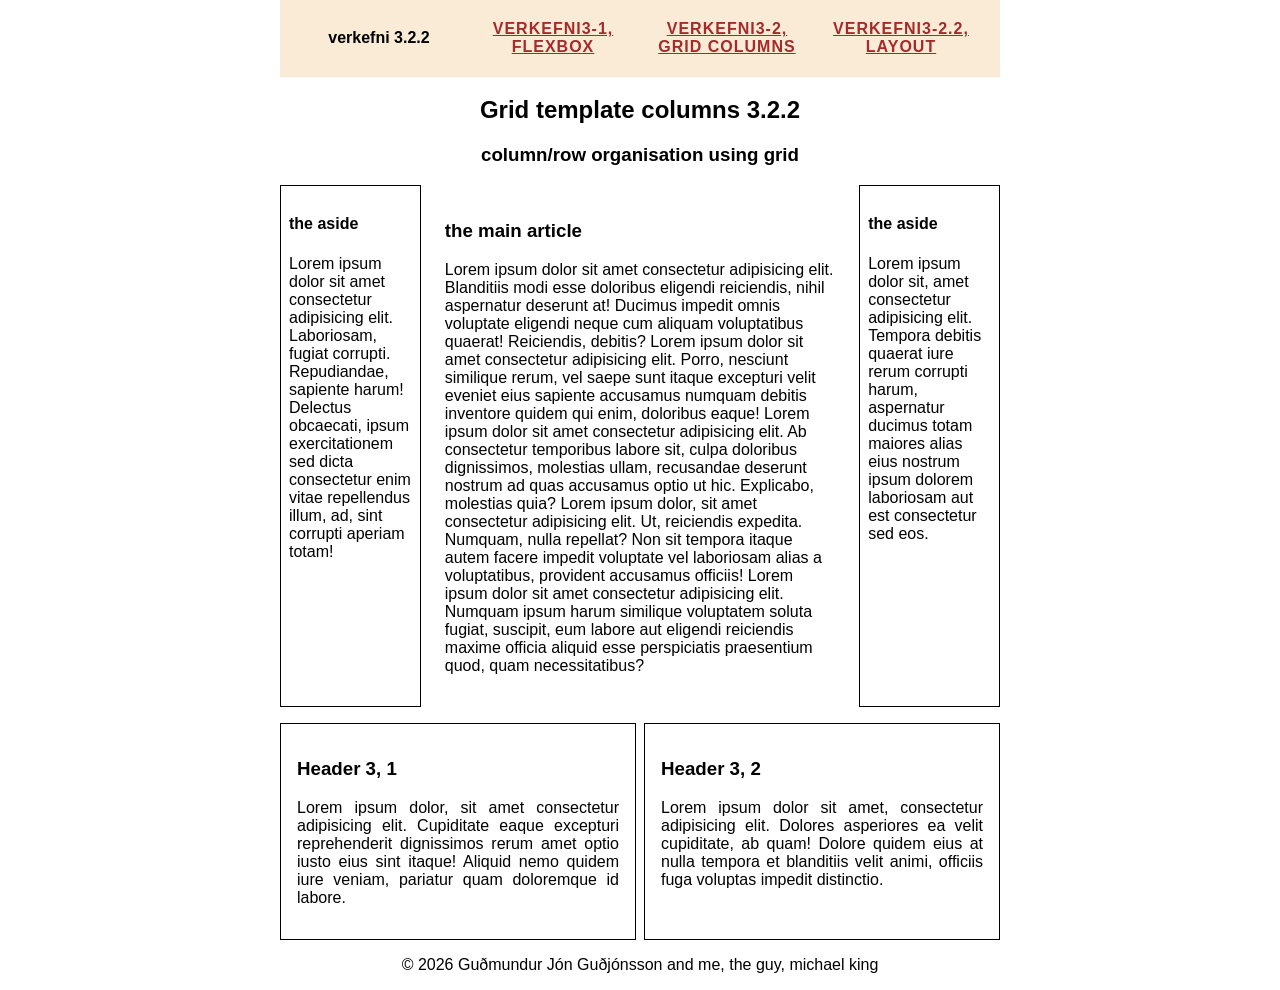
<file: verkefni-3/v3.2/verk3.2.2.html>
<!DOCTYPE html>
<html>
<head>
	<meta charset="utf-8">
	<meta name="viewport" content="width=device-width, initial-scale=1.0">
	<meta name="description" content="Grid columns"> <!-- description for search engines-->
	<meta name="author" content="Guðmundur Jón Guðjónsson and Michael King"> 
	<title>v3.2.2</title> <!-- title in browser tab -->
	<link rel="stylesheet" type="text/css" href="styles.css">
	<link rel="stylesheet" type="text/css" href="../sharednavigation.css">
</head>
<body>
	<nav class="sharedNav">
		<h1>verkefni 3.2.2</h1>
		<a href="../v3.1/">verkefni3-1, flexbox</a>
		<a href="../v3.2/index.html">verkefni3-2, grid columns</a>
		<a href="../v3.2/verk3.2.2.html">verkefni3-2.2, layout</a>
	</nav>
	<header>
		<h2>Grid template columns 3.2.2</h2>
		<h3>column/row organisation using grid</h3>
	</header>
	<main>
        <div class="columnRatio131">
            <aside>
                <h4>the aside</h4>
                <p>
                    Lorem ipsum dolor sit amet consectetur adipisicing elit. Laboriosam, fugiat corrupti. Repudiandae, sapiente harum! Delectus obcaecati, ipsum exercitationem sed dicta consectetur enim vitae repellendus illum, ad, sint corrupti aperiam totam!
                </p>
            </aside>
            <article>
                <h3>the main article</h3>
                <p>
                    Lorem ipsum dolor sit amet consectetur adipisicing elit. Blanditiis modi esse doloribus eligendi reiciendis, nihil aspernatur deserunt at! Ducimus impedit omnis voluptate eligendi neque cum aliquam voluptatibus quaerat! Reiciendis, debitis? Lorem ipsum dolor sit amet consectetur adipisicing elit. Porro, nesciunt similique rerum, vel saepe sunt itaque excepturi velit eveniet eius sapiente accusamus numquam debitis inventore quidem qui enim, doloribus eaque! Lorem ipsum dolor sit amet consectetur adipisicing elit. Ab consectetur temporibus labore sit, culpa doloribus dignissimos, molestias ullam, recusandae deserunt nostrum ad quas accusamus optio ut hic. Explicabo, molestias quia? Lorem ipsum dolor, sit amet consectetur adipisicing elit. Ut, reiciendis expedita. Numquam, nulla repellat? Non sit tempora itaque autem facere impedit voluptate vel laboriosam alias a voluptatibus, provident accusamus officiis! Lorem ipsum dolor sit amet consectetur adipisicing elit. Numquam ipsum harum similique voluptatem soluta fugiat, suscipit, eum labore aut eligendi reiciendis maxime officia aliquid esse perspiciatis praesentium quod, quam necessitatibus?
                </p>
            </article>
            <aside>
              <h4>the aside</h4>
              <p>
                    Lorem ipsum dolor sit, amet consectetur adipisicing elit. Tempora debitis quaerat iure rerum corrupti harum, aspernatur ducimus totam maiores alias eius nostrum ipsum dolorem laboriosam aut est consectetur sed eos.
              </p>
            </aside>
        </div>
        <p></p>
        <div class="columns2">
			<section>
				<h3>Header 3, 1</h3>
				<p>Lorem ipsum dolor, sit amet consectetur adipisicing elit. Cupiditate eaque excepturi reprehenderit dignissimos rerum amet optio iusto eius sint itaque! Aliquid nemo quidem iure veniam, pariatur quam doloremque id labore.</p>
			</section>
			<section>
				<h3>Header 3, 2</h3>
				<p>Lorem ipsum dolor sit amet, consectetur adipisicing elit. Dolores asperiores ea velit cupiditate, ab quam! Dolore quidem eius at nulla tempora et blanditiis velit animi, officiis fuga voluptas impedit distinctio.</p>
			</section>
		</div>
	</main>
		<footer>
			<p>&copy; 2026 Guðmundur Jón Guðjónsson and me, the guy, michael king</p>
		</footer>
	</section>
</body>
</html>
</file>
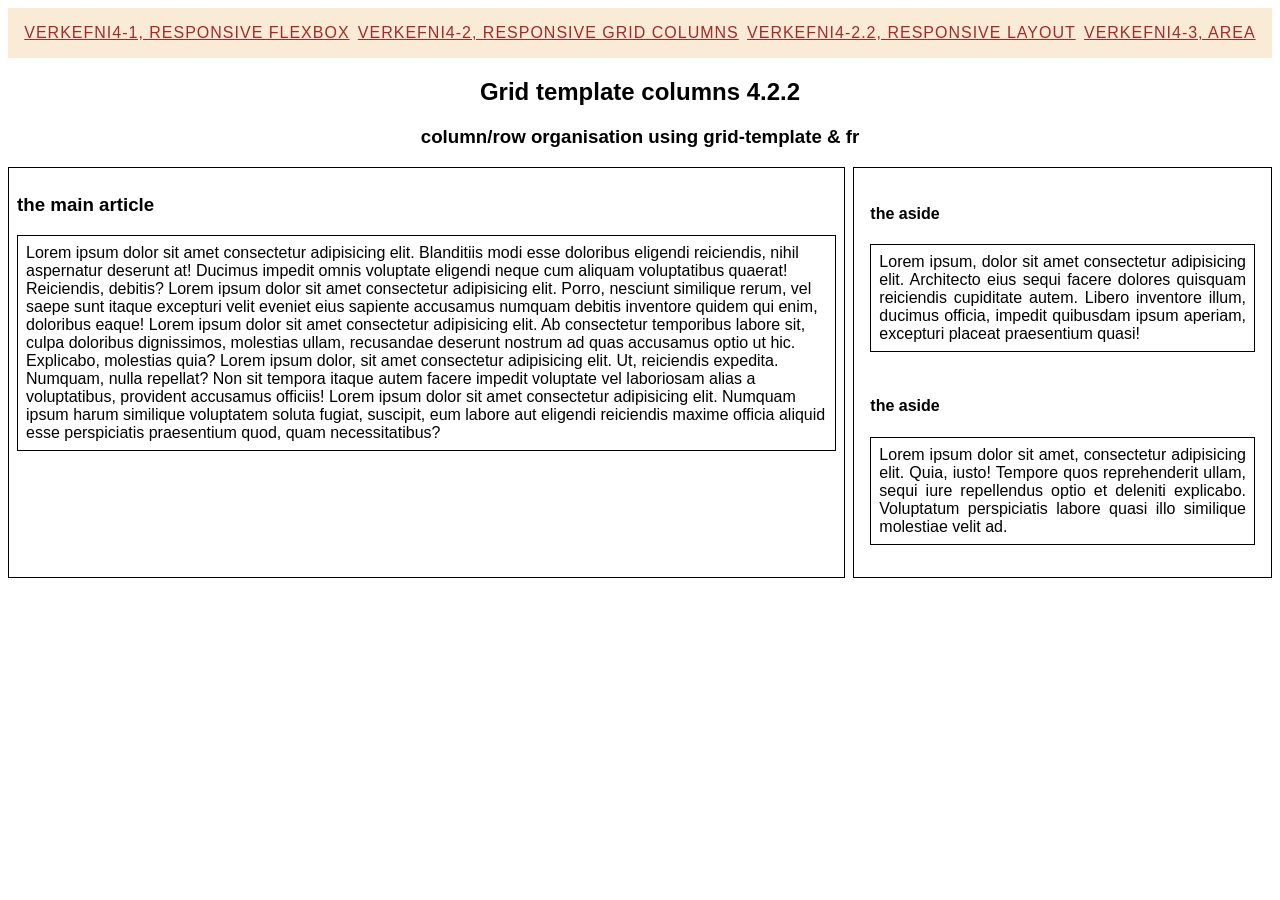
<file: verkefni-4/v4.2/verk4.2.2.html>
<!DOCTYPE html>
<html>
<head>
	<meta charset="UTF-8">
	<meta name="viewport" content="width=device-width, initial-scale=1.0">
	<title>v4.2.2</title>
	<link rel="stylesheet" type="text/css" href="styles4.2.2.css">
	<link rel="stylesheet" type="text/css" href="../sharednavigation.css">
</head>
<body>
	<nav class="sharedNav">
		<a href="../v4.1/">verkefni4-1, responsive flexbox</a>
		<a href="../v4.2/index.html">verkefni4-2, responsive grid columns</a>
		<a href="../v4.2/verk4.2.2.html">verkefni4-2.2, responsive layout</a>
		<a href="../v4.3/index.html">verkefni4-3, area</a>
	</nav>
	<header>
		<h2>Grid template columns 4.2.2</h2>
		<h3>column/row organisation using grid-template & fr</h3>
	</header>
	<main>
        <div class="columnRatio131">
            <article class="mainArticle">
                <h3>the main article</h3>
                <p>
                    Lorem ipsum dolor sit amet consectetur adipisicing elit. Blanditiis modi esse doloribus eligendi reiciendis, nihil aspernatur deserunt at! Ducimus impedit omnis voluptate eligendi neque cum aliquam voluptatibus quaerat! Reiciendis, debitis? Lorem ipsum dolor sit amet consectetur adipisicing elit. Porro, nesciunt similique rerum, vel saepe sunt itaque excepturi velit eveniet eius sapiente accusamus numquam debitis inventore quidem qui enim, doloribus eaque! Lorem ipsum dolor sit amet consectetur adipisicing elit. Ab consectetur temporibus labore sit, culpa doloribus dignissimos, molestias ullam, recusandae deserunt nostrum ad quas accusamus optio ut hic. Explicabo, molestias quia? Lorem ipsum dolor, sit amet consectetur adipisicing elit. Ut, reiciendis expedita. Numquam, nulla repellat? Non sit tempora itaque autem facere impedit voluptate vel laboriosam alias a voluptatibus, provident accusamus officiis! Lorem ipsum dolor sit amet consectetur adipisicing elit. Numquam ipsum harum similique voluptatem soluta fugiat, suscipit, eum labore aut eligendi reiciendis maxime officia aliquid esse perspiciatis praesentium quod, quam necessitatibus?
                </p>
            </article>
			<section class="mainAsides">
				<aside>
					<h4>the aside</h4>
					<p>
						Lorem ipsum, dolor sit amet consectetur adipisicing elit. Architecto eius sequi facere dolores quisquam reiciendis cupiditate autem. Libero inventore illum, ducimus officia, impedit quibusdam ipsum aperiam, excepturi placeat praesentium quasi!
					</p>
				</aside>
				<aside>
					<h4>the aside</h4>
					<p>
						Lorem ipsum dolor sit amet, consectetur adipisicing elit. Quia, iusto! Tempore quos reprehenderit ullam, sequi iure repellendus optio et deleniti explicabo. Voluptatum perspiciatis labore quasi illo similique molestiae velit ad.
					</p>
				</aside>
			</section>
		</div>
	</main>
</body>
</html>
</file>
<file: styles.css>
html {
    scroll-behavior: smooth;
}

.container {
    width: 100%;
    max-width: 1200px;
    margin: 0 auto;
    padding: 0 20px;
}

.content {
    display: grid;
    grid-template-columns: 1fr;
    grid-template-areas:
        "article"
        "sidebar";
    gap: 40px;
    margin-right: 40px;
    align-items: start;
    /* gemini said align-items would fix the sidebar
    not scrolling with the page, and its fix worked */
}

@media (min-width: 768px) {
    .content {
        grid-template-columns: 2fr 1fr;
        grid-template-areas:
            "article sidebar";
        gap: 60px;
    }
}

@media (min-width: 1080px) {
    .content {
        grid-template-columns: 2fr 1fr;
        grid-template-areas:
            "article sidebar";
        gap: 60px;
    }
}

/* intro&header stuff */
.article {
    grid-area: article;
    padding: 40px 0 60px;
}

.article h1 {
    font-family: 'Charter', Georgia, serif;
    font-size: 40px;
    font-weight: 600;
}

.subtitle {
    font-family: 'Charter', Georgia, serif;
    font-size: 22px;
    color: #6b6b6b;
}

.articlephoto {
    width: 100%;
    border-radius: 1rem;
}

/* body text settings */
.article-body {
    font-family: 'Charter', Georgia, serif;
    font-size: 20px;
}
.article-body p {
    margin-bottom: 22px;
}
.article-body h2 {
    font-size: 26px;
    margin: 1.6em 0 .6em;
}
.article-body h3 {
    font-size: 22px;
    margin: 1.4em 0 .5em;
}

/* mobile */
.sidebar {
    grid-area: sidebar;
    padding: 40px 0 60px;
    border-top: 1px solid #e6e6e6;
}
/* desktop */
@media (min-width: 768px) {
    .sidebar {
        border-left: 1px solid #e6e6e6;
        padding: 40px 0px 60px 40px;
        position: sticky;
        top: 24px;
        border-top: none;
    }
}

/* sidebar stuff */
.sidebar h4 {
    font-size: 12px;
    font-weight: 600;
    text-transform: uppercase;
    letter-spacing: .6px;
    color: #242424;
    margin-bottom: 14px;
}

.chapter-list {
    list-style: none;
    display: flex;
    flex-direction: column;
    gap: 4px;
    margin-bottom: 28px;
}
/* link text */
.chapter-list li a {
    display: block;
    font-size: 14px;
    color: #6b6b6b;
    padding: 6px 10px;
    border-radius: 4px;
    line-height: 1.4;
}
/* text text */
.chapter-list li p {
    display: block;
    font-size: 14px;
    color: #6b6b6b;
    padding: 0 10px;
    line-height: 1.4;
}
.chapter-list li a:hover {
    background: #f9f9f9;
    color: #242424;
}

.sidebar hr {
    border: none;
    border-top: 1px solid #e6e6e6;
    margin: 20px 0;
}

/* stuff for dropdowns */
.sidebar details {
    border-bottom: 1px solid #e6e6e6;
    padding: 10px 0;
}
.sidebar details summary {
    font-size: 14px;
}
.sidebar details p {
    font-size: 13px;
    color: #6b6b6b;
}
</file>
<file: verkefni-1/styles.css>
html {
    background-color: #ecf8ff;
    --text: #1b1b1b;
    --h2text: #007acc;
    --h3text: #005892;
    --font: system-ui;
    font-size: 18px;
    line-height: 1.5;
    max-width: 80rem;    
    margin: 0 auto;

}

body {
    padding: 1rem 6rem;
    font-family: var(--font);
    justify-content: center;
    border: 1px solid #0000004c;
}

h2 {
    color: var(--h2text);
    text-shadow: 2px 2px 10px #0000004c
}

h3{
    color: var(--h3text);
    text-shadow: 2px 2px 8px #0000004c
}

p {
    margin: 0 0 1.25rem;
    font-family: serif;
    color: var(--text);
}

hr {
    border: solid;
    height: 1px;
    background: var(--text);
    margin: 2rem 0;
}

  a:link {
    color: blue;
    font-weight: bold;
    font-family: monospace;
}
  a:visited {
    color:purple;
    font-weight: bold;
    font-family: monospace;
  }

  a:hover,
  a:active {
    color: red;
    font-weight: bold;
  }

pre {
    font-size: 12px;
}

.song {
    background-color: #ffffff;
    border: 1px solid #0000004c;
    padding: 1rem;
    margin: 1rem 0;
}

.song em {
    color: #007acc;
}
</file>
<file: verkefni-5-nemendur/styles.css>
html {
    scroll-behavior: smooth;
}

body {
    margin: 0;
    font-family: "Open Sans", sans-serif;
    font-optical-sizing: auto;
    font-weight: 355;
    font-style: normal;
    background-color: darkblue;
    background-image: linear-gradient(to left, darkblue, blue);
    color: white;
}

h1,
h2,
h3 {
    margin-top: 2rem;
}

header h1 {
    font-family: "Libre Bodoni", serif;
    font-optical-sizing: auto;
    font-weight: 500;
    font-style: oblique;
    font-size: 3rem;
    text-shadow: 2px 2px 10px rgba(255, 255, 255, 0.5);
    padding: 0rem 1rem;
}

article {
    margin: 0rem 0.5rem;
    padding: 1rem 0rem;

}

.container {
    max-width: 960px;
    margin: auto;
    padding: 0;
}

.verkefni {
    text-align: right;
    padding: 0rem 1rem;
    font-style: oblique;
}

header {
    display: grid;
    grid-template-rows: 1fr;
    align-items: center;
    text-align: center;
}

.main-bg {
    background-color: bisque;
    color: rgb(67, 67, 67);
}

blockquote {
    padding-left: 1rem;
    border-left: 2px solid black;
    margin-left: 1rem;
    font-style: italic;
}

.articles {
    grid-area: articles;
}

.aside-menu {
    display: flex;
    grid-area: aside-menu;
    top: 0;
    flex-flow: row wrap;
    justify-content: space-between;
    padding: 0.5rem 0;
}

.aside-menu a {
    padding: 4px 8px;
}

.sticky-menu {
    display: block;
    position: sticky;
    top: 0;
    background: bisque;
    padding: 1rem 0;
    font-weight: 700;
}

.padd-top-7 article {
    padding-top: 7rem;
}

.padd-top-7 article:first-child {
    padding-top: 0rem;
}

.padd-top-7 article:last-child {
    padding-bottom: 3rem;
}

.col-31 {
    display: grid;
    grid-template-areas:
    "aside-menu"
    "articles";
    column-gap: 3rem;
}

aside {
    position: sticky;
    top: 0;
}

.bodoni {
    display: flex;
    flex-flow: row;
    justify-content: space-between;
}

.bodoni h1 {
    font-family: "Libre Bodoni", serif;
}

.col-2,
.col-3 {
    display: grid;
    grid-template-columns: 1fr;
}

footer ul {
    margin: 0;
    padding: 0;
}

footer li {
    list-style-type: none;
}

footer nav {
    padding: 0rem 1rem;
}

footer a {
    display: block;
    margin-bottom: 4px;
    text-decoration: none;
    text-transform: uppercase;
}

footer a:before {
    content: "⇲ ";
}

footer a:link {
    color: white;
}

footer a:visited {
    color: lightgray;
}

footer a:hover,
footer a:active {
    color: red
}

footer h4 {
    font-weight: 500;
    padding: 1rem 0;
}

.header-button {
    color: white;
}

.center {
    text-align: center;
}

@media (min-width: 600px) {
    .col-2 {
        grid-template-columns: 1fr 1fr;
        column-gap: 2rem;
    }
    .col-3 {
        grid-template-columns: 1fr 1fr 1fr;
        column-gap: 1rem;
    }
}

@media (min-width: 768px) {
    .col-31 {
    display: grid;
    grid-template-areas:
        "articles articles articles sticky-menu";
    
    }
    .aside-menu {
        flex-flow: column;
        padding: 2.6rem;
    }
    .padd-top-7 article {
    padding-top: 0;
    }
}

@media (min-width: 960px) {
}
</file>
<file: verkefni-7/styles.css>
html {
    scroll-behavior: smooth;
}

.container {
    width: 100%;
    max-width: 1200px;
    margin: 0 auto;
    padding: 0 20px;
}

.content {
    display: grid;
    grid-template-columns: 1fr;
    grid-template-areas:
        "article"
        "sidebar";
    gap: 40px;
    margin-right: 40px;
    align-items: start;
    /* gemini said align-items would fix the sidebar
    not scrolling with the page, and its fix worked */
}

@media (min-width: 768px) {
    .content {
        grid-template-columns: 2fr 1fr;
        grid-template-areas:
            "article sidebar";
        gap: 60px;
    }
}

@media (min-width: 1080px) {
    .content {
        grid-template-columns: 2fr 1fr;
        grid-template-areas:
            "article sidebar";
        gap: 60px;
    }
}

/* intro&header stuff */
.article {
    grid-area: article;
    padding: 40px 0 60px;
}

.article h1 {
    font-family: 'Charter', Georgia, serif;
    font-size: 40px;
    font-weight: 600;
}

.subtitle {
    font-family: 'Charter', Georgia, serif;
    font-size: 22px;
    color: #6b6b6b;
}

.articlephoto {
    width: 100%;
    border-radius: 1rem;
}

/* body text settings */
.article-body {
    font-family: 'Charter', Georgia, serif;
    font-size: 20px;
}
.article-body p {
    margin-bottom: 22px;
}
.article-body h2 {
    font-size: 26px;
    margin: 1.6em 0 .6em;
}
.article-body h3 {
    font-size: 22px;
    margin: 1.4em 0 .5em;
}

/* mobile */
.sidebar {
    grid-area: sidebar;
    padding: 40px 0 60px;
    border-top: 1px solid #e6e6e6;
}
/* desktop */
@media (min-width: 768px) {
    .sidebar {
        border-left: 1px solid #e6e6e6;
        padding: 40px 0px 60px 40px;
        position: sticky;
        top: 24px;
        border-top: none;
    }
}

/* sidebar stuff */
.sidebar h4 {
    font-size: 12px;
    font-weight: 600;
    text-transform: uppercase;
    letter-spacing: .6px;
    color: #242424;
    margin-bottom: 14px;
}

.chapter-list {
    list-style: none;
    display: flex;
    flex-direction: column;
    gap: 4px;
    margin-bottom: 28px;
}
/* link text */
.chapter-list li a {
    display: block;
    font-size: 14px;
    color: #6b6b6b;
    padding: 6px 10px;
    border-radius: 4px;
    line-height: 1.4;
}
/* text text */
.chapter-list li p {
    display: block;
    font-size: 14px;
    color: #6b6b6b;
    padding: 0 10px;
    line-height: 1.4;
}
.chapter-list li a:hover {
    background: #f9f9f9;
    color: #242424;
}

.sidebar hr {
    border: none;
    border-top: 1px solid #e6e6e6;
    margin: 20px 0;
}

/* stuff for dropdowns */
.sidebar details {
    border-bottom: 1px solid #e6e6e6;
    padding: 10px 0;
}
.sidebar details summary {
    font-size: 14px;
}
.sidebar details p {
    font-size: 13px;
    color: #6b6b6b;
}
</file>
<file: verkefni-2/v2.1-2.3/styles.css>
body{
    font-family: system-ui;
    margin: 20px
}

/* verkefni 2.1 */
.marginBox{
    border: 5px solid red;
    margin: 40px;
    padding: 40px;
}

.box1{
    border: 3px solid green;
    padding: 10px;
    margin: 0;
}

.box2{
    border: 3px solid green;
    padding: 10px;
    margin: 0;
    color: red;
}

.box3{
    border: 4px dashed blue;
    padding: 20px;
    margin: 0;
    color: blue;
}

/* verkefni 2.2 */
.listBoxBlock{
    display: block;
    border: 3px dashed green;
    padding: 1em;
    margin: 1em;
}

.listBoxInLine{
    display: inline;
    border: 3px dashed blue;
    padding: 1em;
    margin: 1em;
}

.listBoxInLineBlock{
    display: inline-block;
    border: 3px dashed red;
    padding: 1em;
    margin: 1em;
}

/* verkefni 2.3 */

.floatContainer{
    width: 100%;
}

.floatBox {
    width: 49.5%;
    border: 2px solid black;
    padding: 15px;
    box-sizing: border-box;
}

.leftFloat{
    float: left;
}

.rightFloat{
    float: right;
}

.dropcap{
    float: left;
    font-size: 60px;
    padding-right: 10px;
    line-height: 50px;
}

.floatImage{
    float: right;
    width: 150px;
    border-radius: 15px;
    margin-left: 10px;
}

.clearFloat{
    clear: both;
}

.warningBox{
    border: 2px solid black;
    padding: 15px;
    margin-top: 20px;
}

.warningTitle{
    background: yellow;
    text-align: center;
    font-weight: bold;
    padding: 5px;
    margin-bottom: 10px;
}
</file>
<file: verkefni-2/v2.4-2.5/styles.css>
:root {
    background-color: white;
}

body {
    font-family: system-ui;
    margin: auto;
    max-width: 800px;
    line-height: 1.4;
}

h1 {
    text-align: center;
    font-family: cursive;
    color:burlywood
}

nav{
    color: darkslategray;
    font-weight: bolder;
    background: linen;
    border-bottom: 1px solid black;
    padding: 1rem 4rem;
    text-align: center;
}

aside a:link {
    display: block;
    padding: 0.1rem 0rem; /* top/bottom left/right */
    margin: 0.5rem 1rem; /* top/bottom left/right */
    color: brown;
}

aside a:visited {
    color: lightslategray;
}

aside a:hover,
aside a:active {
    color: violet;
    background-color: lemonchiffon;
}

nav a:link {
    display: inline-block;
    color: brown;
    text-decoration: dotted underline;
    font-weight: normal;
}

nav a:visited {
    color: brown;
}

nav a:hover,
nav a:active {
    color: violet;
    background-color: lemonchiffon;
}

footer {
    background: linen;
    border-top: 1px solid brown;
    margin-top: 2rem;
    padding: 0.5rem;
    text-align: center;
}

footer p {
    color: brown;
}

.dropcap{
    float: left;
    font-size: 60px;
    padding-right: 10px;
    line-height: 50px;
}

.floatCatPic{
    float: right;
    width: 50px;
    border-radius: 300px;
    margin-left: 10px;
}
</file>
<file: verkefni-3/v3.1/styles.css>
* {
    box-sizing: border-box;
}
body {
	max-width: 45em;
	 margin: 0 auto;
	 font-family: sans-serif;
}

footer p {
  text-align: center;
}

.gulur {
	background-color: yellow; 
}
.raudur {
	background-color: red; 
}
.graenn {
	background-color: lime;
}
.blar {
	background-color: cyan; 
}

.row p, .col p {
	font-size: 1.2em;
	height: 5em;
	margin: 1em 1em;;
}

.row {
	display: flex;
	flex-direction: row-reverse;
	gap: .5em;
}

.row div {
	flex-grow: 1;
}

.row div:last-child {
	flex-grow: 2;
}

.col {
	display: flex;
	flex-direction: column-reverse;
	gap: .5em;
}

.col p {
	text-align: center;
}
</file>
<file: verkefni-3/sharednavigation.css>
.sharedNav {
    background-color: antiquewhite;
    display: grid;
    padding: 1rem 1rem;
    align-items: center;
    text-align: center;
    grid-template-columns: repeat(4, 1fr);
    column-gap: .5rem;
}

.sharedNav a,
.sharedNav h1 {
    font-size: 1em;
	font-weight: bold;
}

.sharedNav a {
    text-transform: uppercase;
    letter-spacing: 1px;
}

.sharedNav a:link {
    color: brown;
}

.sharedNav a:visited {
    color: lightslategray;
}

.sharedNav a:hover,
.sharedNav a:active {
    color: violet;
    background-color: lemonchiffon;
}
</file>
<file: verkefni-3/v3.2/styles.css>
body {
	max-width: 45rem;
	 margin: 0 auto;
	 font-family: sans-serif;
}

header {
	text-align: center;
}

section {
	border: 1px solid black;
	padding: 1rem;
}

section p {
	text-align: justify;
}

footer p {
	text-align: center;
}

/* custom grid definitions */

.columns2 {
	display: grid;
	grid-template-columns: 1fr 1fr;
	column-gap: .5rem;
}

.columns3 {
	display: grid;
	grid-template-columns: 1fr 1fr 1fr;
	column-gap: .5rem;
}

.rows4 {
	display: grid;
	grid-template-columns: repeat(4, 1fr);
	column-gap: 0.75rem;
}

section.sidelink {
	padding: 1rem;
	border: 1px dashed red;
	display: grid;
	text-align: center;
}

.columnRatio131 {
	display: grid;
	grid-template-columns: 1fr 3fr 1fr;
	column-gap: .5rem;
}

.columnRatio131 aside {
	border: 1px solid black;
	padding: 0.5rem;
}

.columnRatio131 article {
	padding: 1rem;
}
</file>
<file: verkefni-4/v4.0/styles.css>
hr,
body {
	font-family: system-ui;
	background-color: white;
	color: black;
}

.split4,
.split3,
.split2 {
    display: grid;
    border: 1px solid;
    padding: .5rem;
    grid-template-columns: 1fr;
    gap: 0.5rem;
}

.split4 div,
.split3 div,
.split2 div {
    border: 1px solid;
    padding: 0rem 1rem;
}

/* the page will change to match this style when at or wider than 768px. */
/* tablet, 768px below */
@media only screen and (min-width: 48rem) { /* min-width is the breakpoint */
	hr,
    body {
	    background-color: lightblue;
		color: black;
	}
    .split4,
    .split2 {
        grid-template-columns: 1fr 1fr;
    }
} 

/* laptop, 960px */
@media only screen and (min-width: 60rem) {
	hr,
    body {
		background-color: blue;
		color: white;
	}
    .split3 {
        grid-template-columns: repeat(3, 1fr);
    }
}

/* desktop, 1280px */
@media only screen and (min-width: 80rem) {
	hr,
    body {
		background-color: darkblue;
		color: white;
	}
    .split4 {
        grid-template-columns: repeat(4, 1fr);
    }
}

/* 1600px+ width */
@media only screen and (min-width: 100rem) {
	hr,
    body {
        background-color: black;
		color: white;
		max-width: 100rem; 
		margin: 0 auto;  /* efni body miðjusett */ 
	}
}
</file>
<file: verkefni-4/sharednavigation.css>
.sharedNav {
    background-color: antiquewhite;
    display: flex;
    flex-direction: column;
    justify-content: space-evenly;
    padding: 1rem;
    max-width: 100%;
    gap: 0.5rem;
}

.sharedNav h1 {
    font-size: 1rem;
    margin: 0;
    text-align: center;
}

.sharedNav a {
    text-transform: uppercase;
    letter-spacing: 1px;
    text-align: center;
}

.sharedNav a:link {
    color: brown;
}

.sharedNav a:visited {
    color: lightslategray;
}

.sharedNav a:hover,
.sharedNav a:active {
    color: violet;
    background-color: lemonchiffon;
}

@media screen and (min-width: 768px) {
	.sharedNav {
    	flex-direction: row;
        flex-wrap: wrap;
	}
}

@media screen and (min-width: 1024px) {
	.sharedNav {
    	flex-wrap: nowrap;
	}
}
</file>
<file: verkefni-4/v4.1/styles.css>
body {
	max-width: 100rem;
	font-family: sans-serif;
}

footer p {
	text-align: center;
}

.gulur {
	background-color: yellow;
}
.raudur {
	background-color: red;
}
.graenn {
	background-color: lime;
}
.blar {
	background-color: cyan;
}

.row p,
.col p {
	font-size: 1.2em;
	height: 5em;
	margin: 1em 1em;
}

.row {
	display: grid;
	grid-template-columns: 1fr;
	gap: .5em;
}

.col {
	display: flex;
	flex-direction: column-reverse;
	gap: .5em;
}

@media screen and (min-width: 768px) {
	.row {
		grid-template-columns: 1fr 1fr 1fr 2fr;
		direction: rtl;
	}
}

@media screen and (min-width: 1600px) {
	body {
		max-width: 100rem;
		margin: 0 auto;
	}
}
</file>
<file: verkefni-4/v4.2/styles.css>
body {
	max-width: 100rem;
	font-family: sans-serif;
}

header {
	text-align: center;
}

section {
	border: 1px solid black;
	padding: 1rem;
}

section p {
	text-align: justify;
}

footer p {
	text-align: center;
}

section.sidelink {
	padding: 1rem;
	border: 1px dashed red;
	display: grid;
	text-align: center;
}

.columns2,
.columns3,
.rows4 {
	display: grid;
	grid-template-columns: 1fr;
	gap: .5rem;
}

@media screen and (min-width: 768px) {
	.columns2,
	.rows4 {
		grid-template-columns: 1fr 1fr;
	}
}

@media screen and (min-width: 960px) {
	.columns3 {
		grid-template-columns: repeat(3, 1fr);
	}
}

@media screen and (min-width: 1280px) {
	.rows4 {
		grid-template-columns: repeat(4, 1fr);
	}
}

@media screen and (min-width: 1600px) {
	body {
		max-width: 100rem; 
		margin: 0 auto;
	}
}
</file>
<file: verkefni-4/v4.3/styles.css>
body {
	max-width: 100rem;
	font-family: sans-serif;
}

header {
	text-align: center;
}

section {
	border: 1px solid black;
	padding: 1rem;
}

section p {
	text-align: justify;
}

.columnRatio131 {
	display: grid;
	grid-template-areas:
	'article'
	'aside1'
	'aside2';
	gap: .5rem;
}

.columnRatio131 p {
	border: 1px solid black;
	padding: 0.5rem;
}

.columnRatio131 article,
.columnRatio131 aside {
	border: 1px solid black;
	padding: 0.5rem;
}

.mainArticle { /* rowSTART, colSTART, rowEND, colEND */
	grid-area: article;
}

.mainAside1 {
	grid-area: aside1;
}

.mainAside2 {
	grid-area: aside2;
}

@media screen and (min-width: 768px) {
	.columnRatio131 {
		grid-template-areas:
		'article article'
		'aside1 aside2';
	}
}

@media screen and (min-width: 1024px) {
	.columnRatio131 {
		grid-template-areas: 'aside1 article article aside2';
	}
}

@media screen and (min-width: 1600px) {
	body {
		max-width: 100rem; 
		margin: 0 auto;
	}
}
</file>
<file: verkefni-4/v4.2/styles4.2.2.css>
body {
	max-width: 100rem;
	font-family: sans-serif;
}

header {
	text-align: center;
}

section {
	border: 1px solid black;
	padding: 1rem;
}

section p {
	text-align: justify;
}

.mainAsides,
.columnRatio131 {
	display: grid;
	grid-template-columns: 1fr;
	gap: .5rem;
}

.columnRatio131 p {
	border: 1px solid black;
	padding: 0.5rem;
}

.columnRatio131 article {
	border: 1px solid black;
	padding: 0.5rem;
}

@media screen and (min-width: 768px) {
	.columnRatio131 {
		grid-template-columns: 1fr;
	}
	.mainAsides {
		grid-template-columns: 1fr 1fr;
	}
}

@media screen and (min-width: 1024px) {
	.columnRatio131 {
		grid-template-columns: 2fr 1fr;
	}
	.mainAsides {
		grid-template-columns: 1fr;
	}
}

@media screen and (min-width: 1600px) {
	body {
		max-width: 100rem; 
		margin: 0 auto;
	}
}
</file>
